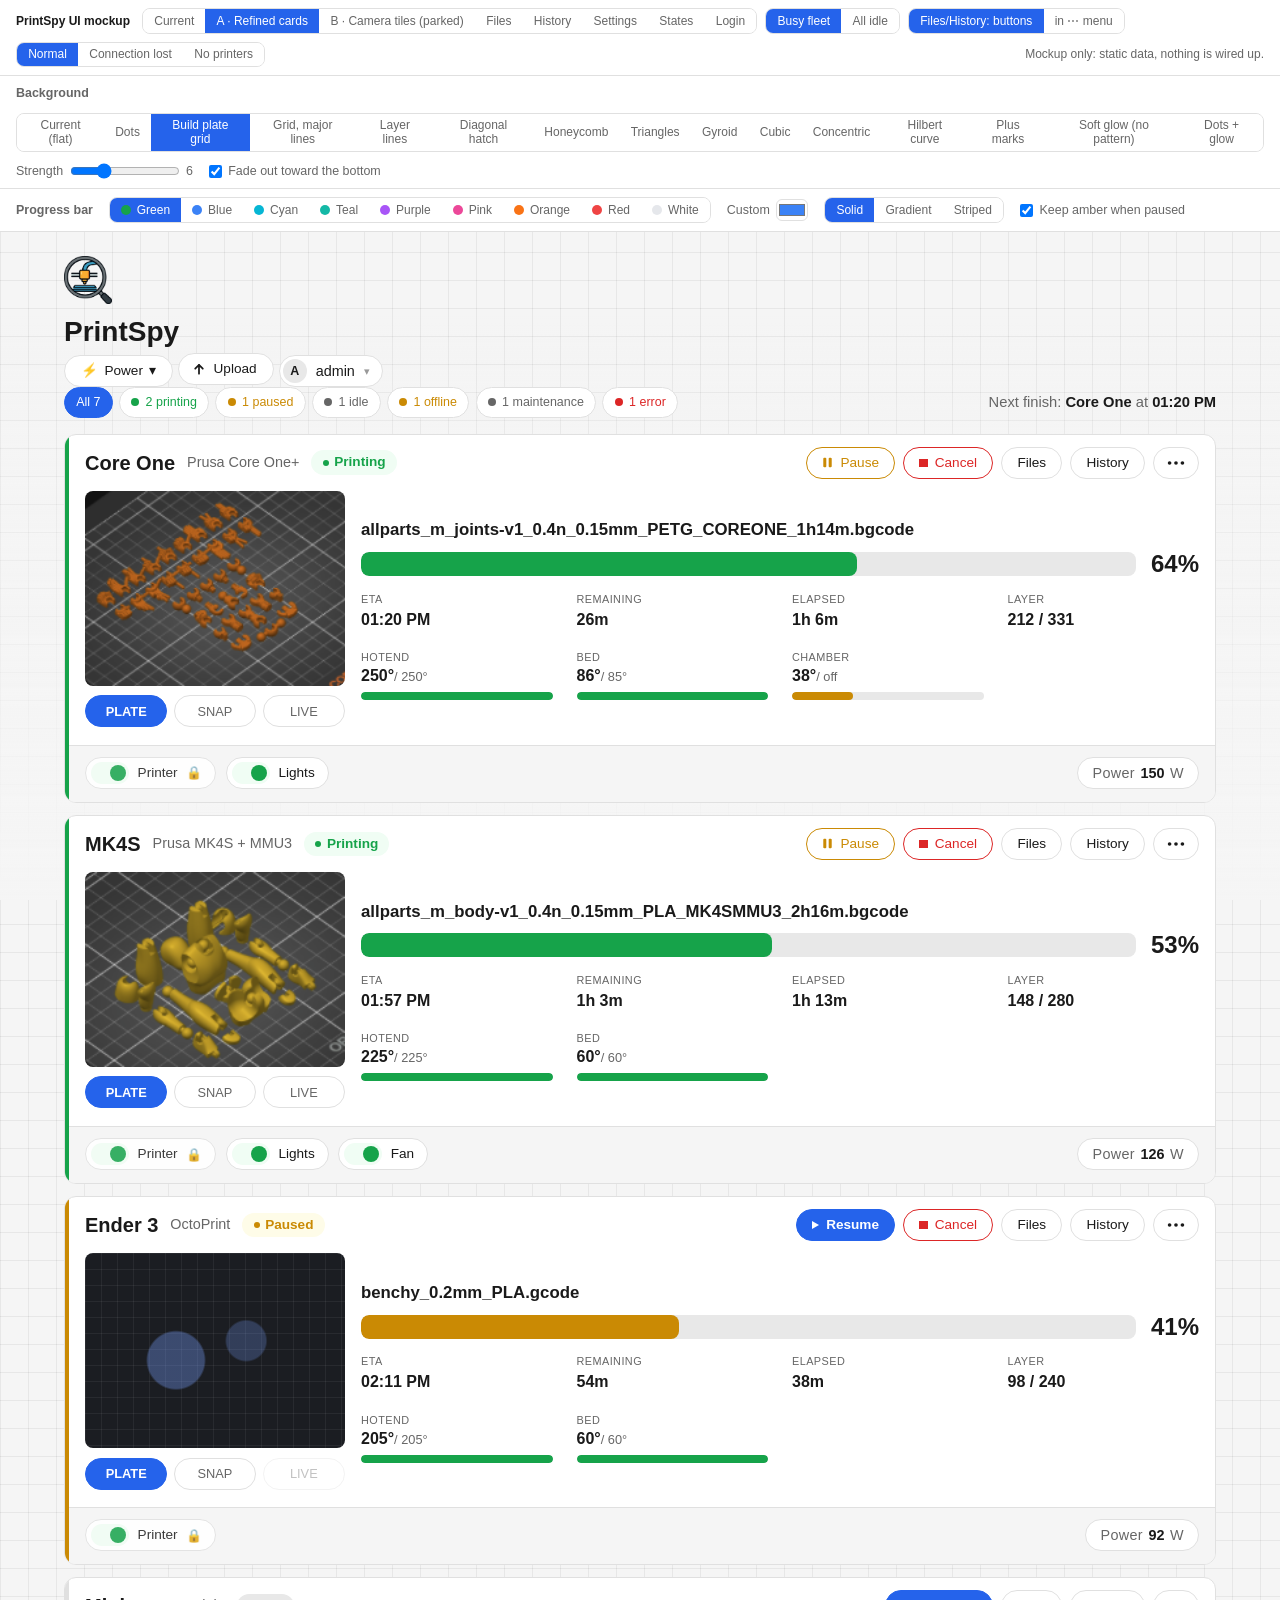
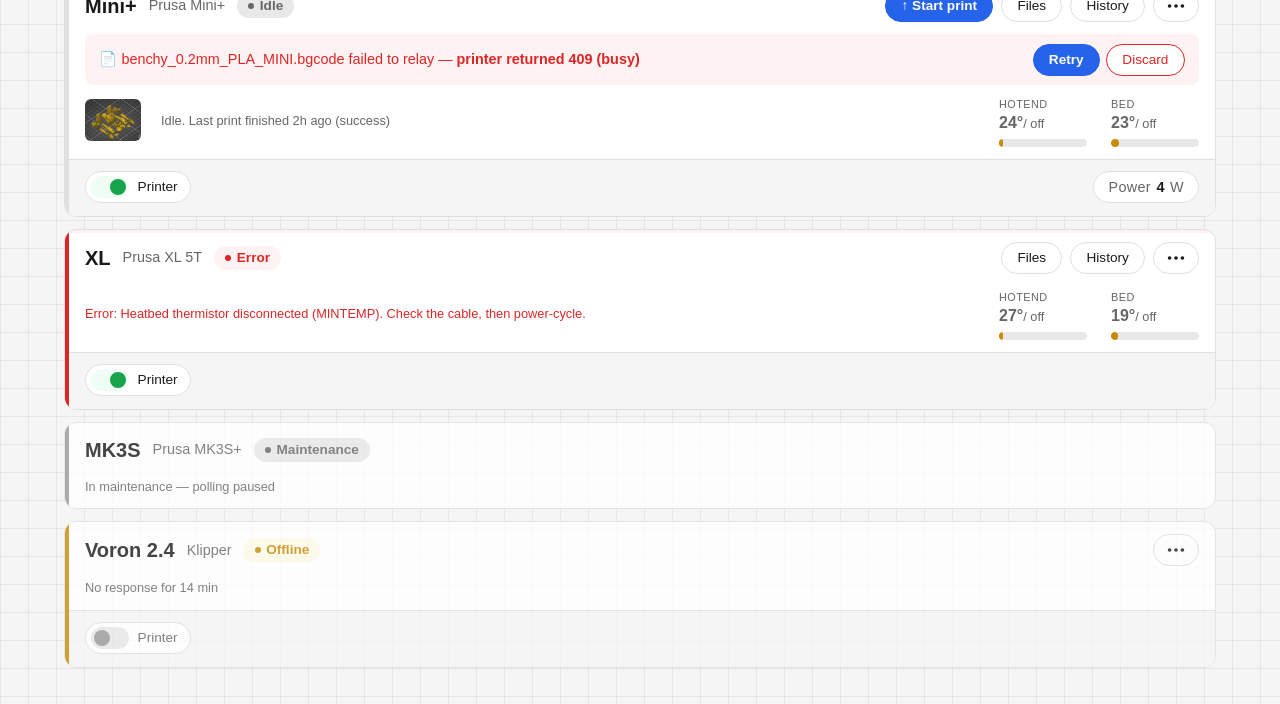
<file: docs/mockups/appearance/index.html>
<!DOCTYPE html>
<html lang="en">
<head>
<meta charset="UTF-8">
<meta name="viewport" content="width=device-width, initial-scale=1.0">
<title>PrintSpy UI mockup</title>
<link rel="icon" href="../../../web/logo.png">
<link rel="stylesheet" href="../../../web/style.css">
<link rel="stylesheet" href="mock.css">
<link rel="stylesheet" href="bg.css">
</head>
<body>
<div class="mock-switch">
    <b>PrintSpy UI mockup</b>
    <span class="mock-seg" id="seg">
        <button data-v="cur">Current</button>
        <button data-v="a" class="on">A · Refined cards</button>
        <button data-v="b">B · Camera tiles (parked)</button>
        <button data-v="files">Files</button>
        <button data-v="history">History</button>
        <button data-v="set">Settings</button>
        <button data-v="states">States</button>
        <button data-v="login">Login</button>
    </span>
    <span class="mock-seg" id="seg2" title="Demo data">
        <button data-d="busy" class="on">Busy fleet</button>
        <button data-d="idle">All idle</button>
    </span>
    <span class="mock-seg" id="seg4" title="Files and History"><button data-f="btn" class="on">Files/History: buttons</button><button data-f="menu">in ⋯ menu</button></span>
    <span class="mock-seg" id="seg5" title="Demo state"><button data-m="normal" class="on">Normal</button><button data-m="lost">Connection lost</button><button data-m="empty">No printers</button></span>
    <span style="margin-left:auto">Mockup only: static data, nothing is wired up.</span>
</div>

<div class="container">
    <header>
        <img src="../../../web/logo.png" alt="PrintSpy" class="header-logo">
        <h1>PrintSpy</h1>
        <span class="app-version" id="app-version">v2026.07.17</span>
        <span id="hdr-left" style="display:contents"></span>
        <span class="printer-count" id="printer-count"></span>
        <span id="hdr-actions" style="display:contents"></span>
    </header>

    <div id="banner"></div>
    <div id="fleet"></div>
    <div id="list"></div>
</div>

<script>
const ICON_PAUSE = '<svg class="ic-pause" width="11" height="11" viewBox="0 0 12 12" fill="currentColor" aria-hidden="true"><rect x="1.4" y="0.8" width="3.3" height="10.4" rx="1.1"/><rect x="7.3" y="0.8" width="3.3" height="10.4" rx="1.1"/></svg>';
const ICON_LEFT = '<svg class="ic ic-left" width="14" height="14" viewBox="0 0 24 24" fill="none" stroke="currentColor" stroke-width="3" stroke-linecap="round" stroke-linejoin="round" aria-hidden="true"><path d="M20 12H5"/><path d="M11.5 5.5 5 12l6.5 6.5"/></svg>';
const ICON_UP = '<svg class="ic ic-up" width="14" height="14" viewBox="0 0 24 24" fill="none" stroke="currentColor" stroke-width="3" stroke-linecap="round" stroke-linejoin="round" aria-hidden="true"><path d="M12 20V5"/><path d="M5.5 11.5 12 5l6.5 6.5"/></svg>';
const IC = {
  gear: '<svg width="20" height="20" viewBox="0 0 24 24" fill="none" stroke="currentColor" stroke-width="2" stroke-linecap="round" stroke-linejoin="round"><circle cx="12" cy="12" r="3"></circle><path d="M19.4 15a1.65 1.65 0 0 0 .33 1.82l.06.06a2 2 0 0 1-2.83 2.83l-.06-.06a1.65 1.65 0 0 0-1.82-.33 1.65 1.65 0 0 0-1 1.51V21a2 2 0 0 1-4 0v-.09A1.65 1.65 0 0 0 9 19.4a1.65 1.65 0 0 0-1.82.33l-.06.06a2 2 0 0 1-2.83-2.83l.06-.06A1.65 1.65 0 0 0 4.68 15a1.65 1.65 0 0 0-1.51-1H3a2 2 0 0 1 0-4h.09A1.65 1.65 0 0 0 4.6 9a1.65 1.65 0 0 0-.33-1.82l-.06-.06a2 2 0 0 1 2.83-2.83l.06.06A1.65 1.65 0 0 0 9 4.68a1.65 1.65 0 0 0 1-1.51V3a2 2 0 0 1 4 0v.09a1.65 1.65 0 0 0 1 1.51 1.65 1.65 0 0 0 1.82-.33l.06-.06a2 2 0 0 1 2.83 2.83l-.06.06A1.65 1.65 0 0 0 19.4 9a1.65 1.65 0 0 0 1.51 1H21a2 2 0 0 1 0 4h-.09a1.65 1.65 0 0 0-1.51 1z"></path></svg>',
  out: '<svg width="20" height="20" viewBox="0 0 24 24" fill="none" stroke="currentColor" stroke-width="2" stroke-linecap="round" stroke-linejoin="round"><path d="M9 21H5a2 2 0 0 1-2-2V5a2 2 0 0 1 2-2h4"></path><polyline points="16 17 21 12 16 7"></polyline><line x1="21" y1="12" x2="9" y2="12"></line></svg>',
  more: '<svg width="16" height="16" viewBox="0 0 24 24" fill="currentColor"><circle cx="5" cy="12" r="2"/><circle cx="12" cy="12" r="2"/><circle cx="19" cy="12" r="2"/></svg>'
};

// ---- demo data ----
const BUSY = [
  {id:1, name:'Core One', model:'Prusa Core One+', state:'printing', img:'plate-coreone.png', file:'allparts_m_joints-v1_0.4n_0.15mm_PETG_COREONE_1h14m.bgcode',
   pct:64, elapsed:'1h 6m', remain:'26m', eta:'01:20 PM', layer:'212 / 331', hot:[250,250], bed:[86,85], chamber:[38,0], watts:150,
   plugs:[{l:'Printer',on:true},{l:'Lights',on:true}]},
  {id:2, name:'MK4S', model:'Prusa MK4S + MMU3', state:'printing', img:'plate-mk4s.png', file:'allparts_m_body-v1_0.4n_0.15mm_PLA_MK4SMMU3_2h16m.bgcode',
   pct:53, elapsed:'1h 13m', remain:'1h 3m', eta:'01:57 PM', layer:'148 / 280', hot:[225,225], bed:[60,60], watts:126,
   plugs:[{l:'Printer',on:true},{l:'Lights',on:true},{l:'Fan',on:true}]},
  {id:3, name:'Ender 3', model:'OctoPrint', state:'paused', img:null, nocam:true, file:'benchy_0.2mm_PLA.gcode', pct:41, elapsed:'38m', remain:'54m', eta:'02:11 PM', layer:'98 / 240',
   hot:[205,205], bed:[60,60], watts:92, plugs:[{l:'Printer',on:true}], msg:'Paused: filament change'},
  {id:4, name:'Mini+', model:'Prusa Mini+', state:'idle', img:null, last:'plate-mk4s.png', ingest:{file:'benchy_0.2mm_PLA_MINI.bgcode', error:'printer returned 409 (busy)'}, msg:'Idle. Last print finished 2h ago (success)', hot:[24,0], bed:[23,0], watts:4,
   plugs:[{l:'Printer',on:true}]},
  {id:6, name:'XL', model:'Prusa XL 5T', state:'error', img:null, msg:'Error: Heatbed thermistor disconnected (MINTEMP). Check the cable, then power-cycle.', hot:[27,0], bed:[19,0], plugs:[{l:'Printer',on:true}]},
  {id:7, name:'MK3S', model:'Prusa MK3S+', state:'maintenance', img:null, plugs:[]},
  {id:5, name:'Voron 2.4', model:'Klipper', state:'offline', img:null, msg:'No response for 14 min', plugs:[{l:'Printer',on:false}]}
];
const IDLE = BUSY.map(p => p.state==='printing'||p.state==='paused'
  ? {...p, state:'idle', img:p.img, msg:'Idle. Last print finished 12 min ago (success)', hot:[24,0], bed:[23,0], watts:6} : p);
let DATA = BUSY, view = 'a', open = null;

const cap = s => s[0].toUpperCase()+s.slice(1);
const on = p => p.state==='printing'||p.state==='paused';
const stClass = s => `state-${s}`;
const stLabel = p => p.state==='paused' ? 'Paused' : p.state==='disconnected' ? 'Printer disconnected' : cap(p.state);

function camHTML(p, cls='ph') {
  if (p.img) return `<img src="${p.img}" alt="">`;
  if (p.state==='offline') return `<div class="${cls} offline">No camera</div>`;
  return `<div class="${cls}"></div>`;
}

/* ====== CURRENT (faithful: real classes + real stylesheet) ====== */
function plugOld(pl){ return `<span class="power-btn-group"><button class="power-toggle-btn ${pl.on?'power-btn-active power-on':''}">${pl.l}&#9889; On</button><button class="power-toggle-btn ${!pl.on?'power-btn-active power-off':''}">Off</button></span>`; }
function cardCur(p){
  if (p.state==='maintenance') return `<div class="printer-card card-maintenance"><div class="printer-header"><span class="printer-name">${p.name}</span><span class="printer-state state-maintenance">Maintenance</span></div><div class="printer-body"><div class="idle-message">In maintenance — polling paused</div></div></div>`;
  const cls = {printing:'card-busy',paused:'card-attention',offline:'card-offline',error:'card-error'}[p.state]||'';
  const ctl = p.state==='printing' ? `<span class="print-controls"><button class="btn btn-sm">&#10074;&#10074; Pause</button><button class="btn btn-sm btn-danger"><span class="icon-stop"></span> Cancel</button></span>`
            : p.state==='paused' ? `<span class="print-controls"><button class="btn btn-sm btn-primary"><span class="icon-play"></span> Resume</button><button class="btn btn-sm btn-danger"><span class="icon-stop"></span> Cancel</button></span>` : '';
  const stat = on(p) ? `
    <div class="file-and-thumb"><div class="file-and-progress"><div class="print-filename">${p.file}</div>
      <div><div class="progress-row"><span class="progress-label">Progress</span><span class="progress-value">${p.pct}%</span></div>
      <div class="progress-bar"><div class="progress-fill" style="width:${p.pct}%"></div></div></div></div></div>
    <div class="stat-rows"><div class="stat-grid stat-grid-auto">
      <div class="stat-box"><div class="stat-label">Elapsed</div><div class="stat-value">${p.elapsed}</div></div>
      <div class="stat-box"><div class="stat-label">Remaining</div><div class="stat-value">${p.remain}</div></div>
      <div class="stat-box"><div class="stat-label">ETA</div><div class="stat-value">${p.eta}</div></div></div>
      <div class="stat-grid stat-grid-auto">
      <div class="stat-box"><div class="stat-label">Hotend</div><div class="stat-value">${p.hot[0]}<span class="stat-unit">&deg;C / ${p.hot[1]}&deg;C</span></div></div>
      <div class="stat-box"><div class="stat-label">Bed</div><div class="stat-value">${p.bed[0]}<span class="stat-unit">&deg;C / ${p.bed[1]}&deg;C</span></div></div>
      <div class="stat-box"><div class="stat-label">Power</div><div class="stat-value">${p.watts}<span class="stat-unit">W</span></div></div></div></div>`
    : `<div class="idle-message msg-${p.state}">${p.msg}</div>` + (p.hot ? `<div class="stat-grid stat-grid-auto">
      <div class="stat-box"><div class="stat-label">Hotend</div><div class="stat-value">${p.hot[0]}<span class="stat-unit">&deg;C / off</span></div></div>
      <div class="stat-box"><div class="stat-label">Bed</div><div class="stat-value">${p.bed[0]}<span class="stat-unit">&deg;C / off</span></div></div>
      <div class="stat-box"><div class="stat-label">Power</div><div class="stat-value">${p.watts}<span class="stat-unit">W</span></div></div></div>` : '');
  return `<div class="printer-card ${cls}">
    <div class="printer-header"><span class="printer-name">${p.name}</span><span class="printer-model">${p.model}</span>
      <span class="printer-state ${stClass(p.state)}">${stLabel(p)}</span>${p.plugs.map(plugOld).join('')}${ctl}
      <button class="btn btn-sm btn-files">Files</button><button class="btn btn-sm btn-history">History</button></div>
    <div class="printer-body"><div class="webcam-wrapper"><div class="webcam-container">${p.img?`<img class="webcam-img" src="${p.img}">`:`<div class="webcam-placeholder">${p.state==='offline'?'No camera':'Camera Unreachable'}</div>`}</div>
      <div class="webcam-mode-row"><button class="webcam-mode-btn active">PLATE</button><button class="webcam-mode-btn">SNAP</button><button class="webcam-mode-btn">LIVE</button></div></div>
    <div class="printer-stats">${stat}</div></div></div>`;
}

/* ====== PROPOSAL A: refined cards ====== */
const pillCls = s => `${stClass(s)} pill ${s}`;
function plugNew(pl, p){
  const lock = p && on(p) && pl.l==='Printer' && pl.on;
  return lock ? `<span class="plug on locked" title="Can't turn the printer off while printing"><span class="knob"></span>${pl.l}<small>&#128274;</small></span>`
              : `<span class="plug ${pl.on?'on':''}" onclick="this.classList.toggle('on')"><span class="knob"></span>${pl.l}</span>`; }
function tempCell(lab, v, t, max){
  const ok = t>0 && v>=t-3, heat = t>0 && v<t-3;
  const w = Math.min(100, (t>0 ? v/t : v/max*.5)*100);
  return `<span class="tempcell temp ${ok?'ok':''} ${heat?'heat':''}"><span style="display:block;width:100%"><span class="t-lab">${lab}${heat?' &#8599;':''}</span><br>${v}&deg;<small>/ ${t>0?t+'&deg;':'off'}</small><span class="temp-bar"><i style="width:${w}%"></i></span></span></span>`;
}
function menu(id, items){
  return `<span class="menu-wrap"><button class="btn btn-icon btn-sm" onclick="toggleMenu(event,'${id}')" title="More">${IC.more}</button><div class="menu" id="${id}">${items}</div></span>`;
}
let fh = 'btn';
const moreItemsFull = '<button>&#128193; Files</button><button>&#128339; History</button><button onclick="editFromCard(&quot;__N__&quot;)">&#9998; Edit printer</button><hr><button>&#8599; Open printer web UI</button>';
const moreItemsSlim = '<button onclick="editFromCard(&quot;__N__&quot;)">&#9998; Edit printer</button><hr><button>&#8599; Open printer web UI</button>';
function actionsHTML(p, id){
  if (p.state==='maintenance') return '';
  const showFH = fh==='btn' && p.state!=='offline';
  const mi = (fh==='btn' ? moreItemsSlim : moreItemsFull).replace(/__N__/g, p.name);
  return ctlNew(p) + (showFH ? `<button class="btn btn-sm btn-quiet" onclick="openFiles('${p.name}')">Files</button>`+`<button class="btn btn-sm btn-quiet" onclick="openHistory('${p.name}')">History</button>` : '') + menu(id, mi);
}
const moreItems = '<button>&#128193; Files</button><button>&#128339; History</button><button onclick="editFromCard(&quot;__N__&quot;)">&#9998; Edit printer</button><hr><button>&#8599; Open printer web UI</button>';
function confirmBtn(btn, done){
  if (btn.dataset.armed === '1') {
    clearTimeout(btn._t); btn.disabled = true; btn.textContent = 'Working…';
    setTimeout(() => { if (!btn.isConnected) return; btn.disabled = false; btn.innerHTML = btn.dataset.o; btn.dataset.armed = '0'; if (done) done(); }, 1200);
    return;
  }
  btn.dataset.armed = '1'; btn.dataset.o = btn.innerHTML; btn.textContent = 'Sure?';
  btn._t = setTimeout(() => { if (btn.isConnected) { btn.dataset.armed = '0'; btn.innerHTML = btn.dataset.o; } }, 3000);
}
function ctlNew(p){
  if (p.state==='printing') return `<button class="btn btn-sm btn-pause" onclick="confirmBtn(this)">${ICON_PAUSE} Pause</button><button class="btn btn-sm btn-danger" onclick="confirmBtn(this)"><span class="icon-stop"></span> Cancel</button>`;
  if (p.state==='paused') return `<button class="btn btn-sm btn-primary" onclick="confirmBtn(this)"><span class="icon-play"></span> Resume</button><button class="btn btn-sm btn-danger" onclick="confirmBtn(this)"><span class="icon-stop"></span> Cancel</button>`;
  if (p.state==='idle') return `<button class="btn btn-sm btn-primary" onclick="openFiles('${p.name}')">&#8593; Start print</button>`;
  return '';
}
function ingestHTML(p){
  const j = p.ingest;
  return `<div class="ingest-banner a-ingest ${j.error ? 'failed' : ''}"><span>&#128196; ${j.file} ${j.error ? `failed to relay — <span class="msg-error">${j.error}</span>` : `waiting for ${p.name} to come online`}</span>
    <span class="ingest-banner-actions">${j.error ? '<button class="btn btn-sm btn-primary">Retry</button>' : ''}<button class="btn btn-sm btn-danger" onclick="confirmBtn(this)">Discard</button></span></div>`;
}
function cardA(p){
  if (p.state==='maintenance') return `<div class="a-card slim" data-state="maintenance"><div class="a-head"><span class="nm">${p.name}</span><span class="md">${p.model}</span><span class="${pillCls(p.state)}">Maintenance</span></div><div class="a-slim-row"><span class="msg">In maintenance — polling paused</span></div></div>`;
  const head = `<div class="a-head"><span class="nm">${p.name}</span><span class="md">${p.model}</span><span class="${pillCls(p.state)}">${stLabel(p)}</span><span class="sp"></span><span class="a-actions">${actionsHTML(p,'m'+p.id)}</span></div>`;
  const foot = `<div class="a-foot">${p.plugs.map(x=>plugNew(x,p)).join('')}<span class="sp"></span>${p.watts!=null?`<span class="temp"><span class="t-lab">Power</span>${p.watts}<small>W</small></span>`:''}</div>`;
  const mode = (typeof MODE !== 'undefined' && MODE[p.id]) || 'plate';
  if (on(p)) return `<div class="a-card" data-state="${p.state}">${head}
    <div class="a-body"><div class="a-camcol"><div class="a-cam">${mode==='plate' ? camHTML(p) : `<div class="ph cam"><span>${mode==='live' ? 'Live' : 'Snapshot'}</span></div>`}</div><div class="webcam-mode-row"><button class="webcam-mode-btn ${mode==='plate'?'active':''}" onclick="setMode(${p.id},'plate')">PLATE</button><button class="webcam-mode-btn ${mode==='snap'?'active':''}" onclick="setMode(${p.id},'snap')">SNAP</button><button class="webcam-mode-btn ${mode==='live'?'active':''}" ${p.nocam?'disabled':''} onclick="setMode(${p.id},'live')">LIVE</button></div></div>
    <div class="a-info">
      <div class="a-topline"><div class="a-topmain"><div class="a-file" title="${p.file}">${p.file}</div>
      <div class="a-prog"><div class="bar"><i style="width:${p.pct}%"></i></div><div class="pc">${p.pct}%</div></div></div>${mode!=='plate' ? `<div class="a-thumbbeside">${camHTML(p)}</div>` : ''}</div>
      <div class="a-eta"><span class="si"><span class="t-lab">ETA</span><b>${p.eta}</b></span><span class="si"><span class="t-lab">Remaining</span><b>${p.remain}</b></span><span class="si"><span class="t-lab">Elapsed</span><b>${p.elapsed}</b></span><span class="si"><span class="t-lab">Layer</span><b>${p.layer}</b></span></div>
      <div class="temps">${tempCell('Hotend',p.hot[0],p.hot[1],300)}${tempCell('Bed',p.bed[0],p.bed[1],120)}${p.chamber?tempCell('Chamber',p.chamber[0],p.chamber[1],60):''}</div>
    </div></div>${foot}</div>`;
  // idle / offline: slim card, no big camera box
  return `<div class="a-card slim" data-state="${p.state}">${head}
    ${p.ingest?ingestHTML(p):''}
    ${(p.msg||p.hot||p.last)?`<div class="a-slim-row">${p.last?`<img class="a-last" src="${p.last}" alt="">`:''}<span class="msg ${p.state==='error'?'a-err':''}">${p.msg}</span>${p.hot?`<span class="temps">${tempCell('Hotend',p.hot[0],p.hot[1],300)}${tempCell('Bed',p.bed[0],p.bed[1],120)}</span>`:''}</div>`:''}${foot}</div>`;
}

/* ====== PROPOSAL B: camera tiles ====== */
function tileB(p){
  if (p.state==='maintenance') return `<div class="b-tile" data-state="maintenance"><div class="b-img"><div class="ph offline">Polling paused</div><span class="b-tl"><span class="${pillCls(p.state)}">Maintenance</span></span><span class="b-bl"><span class="nm">${p.name}</span><span class="md">${p.model}</span></span></div><div class="b-meta"><div class="b-file" style="font-weight:400;color:var(--text-secondary)">In maintenance — polling paused</div></div></div>`;
  const live = on(p);
  return `<div class="b-tile" data-state="${p.state}">
    <div class="b-img">${camHTML(p)}
      <span class="b-tl"><span class="${pillCls(p.state)}">${stLabel(p)}</span></span>
      <span class="b-bl"><span class="nm">${p.name}</span><span class="md">${p.model}</span></span>
      ${live?`<span class="b-br">${p.pct}%</span><span class="b-edge"><i style="width:${p.pct}%"></i></span>`:''}
    </div>
    <div class="webcam-mode-row b-modes"><button class="webcam-mode-btn active">PLATE</button><button class="webcam-mode-btn">SNAP</button><button class="webcam-mode-btn">LIVE</button></div>
    <div class="b-meta">
      ${live?`<div class="b-file" title="${p.file}">${p.file}</div>
      <div class="a-eta"><span class="si"><span class="t-lab">ETA</span><b>${p.eta}</b></span><span class="si"><span class="t-lab">Remaining</span><b>${p.remain}</b></span><span class="si"><span class="t-lab">Layer</span><b>${p.layer}</b></span></div>`
           :`<div class="b-file" style="font-weight:400;color:var(--text-secondary);white-space:normal">${p.msg}</div>`}
      ${p.hot?`<div class="temps">${tempCell('Hotend',p.hot[0],p.hot[1],300)}${tempCell('Bed',p.bed[0],p.bed[1],120)}</div>`:''}
    </div>
    <div class="b-actions"><span class="b-act">${actionsHTML(p,'t'+p.id)}</span></div>
    <div class="a-foot b-foot">${p.plugs.map(x=>plugNew(x,p)).join('')}<span class="sp"></span>${p.watts!=null?`<span class="temp"><span class="t-lab">Power</span>${p.watts}<small>W</small></span>`:''}</div>
  </div>`;
}

/* ====== page chrome ====== */
function headerCur(){ return `<span class="power-controls"><button class="btn btn-sm">&#9889; All On</button><button class="btn btn-sm">&#9889; All Off</button></span>
  <button class="btn btn-sm">&#8593; Upload</button><button class="btn btn-icon">${IC.gear}</button><button class="btn btn-icon">${IC.out}</button>`; }
const USERMENU = `<span class="menu-wrap usermenu"><button class="btn um-btn" onclick="toggleMenu(event,'um')" aria-haspopup="true"><span class="avatar">A</span><span class="uname">admin</span><span class="caret">&#9662;</span></button>
  <div class="menu" id="um"><button onclick="go('set')">&#9881;&nbsp; Settings</button><hr><button>Log out</button><hr><div class="ver">PrintSpy v2026.07.17</div></div></span>`;
let side = 'right';
function headerNew(){ return `<span class="menu-wrap"><button class="btn btn-sm" onclick="toggleMenu(event,'pw')">&#9889;<span class="lbl"> Power</span> &#9662;</button>
    <div class="menu" id="pw"><button>All printers on</button><button>All printers off</button></div></span>
  <button class="btn btn-sm" onclick="openUpload()">${ICON_UP} Upload</button>
  ${side==='right'?USERMENU:''}`; }

let filter = 'all', noteOpen = true;
function fleetHTML(){
  const nxt = DATA.filter(p=>on(p)&&p.state==='printing').sort((a,b)=>a.pct<b.pct?1:-1)[0];
  const c = s => DATA.filter(p=>p.state===s).length;
  const chip = (k,l,n,cl='') => n? `<span class="fleet-chip ${k} ${filter===k?'on':''}" onclick="filter='${k}';render()"><span class="dot"></span>${n} ${l}</span>`:'';
  return `<div class="fleet"><span class="fleet-chip all ${filter==='all'?'on':''}" onclick="filter='all';render()">All ${DATA.length}</span>
    ${chip('printing','printing',c('printing'))}${chip('paused','paused',c('paused'))}${chip('idle','idle',c('idle'))}${chip('offline','offline',c('offline'))}${chip('maintenance','maintenance',c('maintenance'))}${chip('error','error',c('error'))}${nxt?`<span class="fleet-next">Next finish: <b>${nxt.name}</b> at <b>${nxt.eta}</b></span>`:''}</div>`;
}

const NOTES = {
 cur: `<div><b>Current.</b> Rebuilt with the real <code>style.css</code> and the real class names, for side-by-side comparison. Light/dark follows your OS.</div>`,
 a: `<div><b>A · Refined cards, round 2</b><ul>
  <li><b>Temps:</b> bar fills toward the <i>target</i>, green when there, amber with ↗ while heating (before, a bed 1° over target showed amber).</li>
  <li><b>Printer plug is locked</b> (🔒) while printing, like today's disabled Off button. Other plugs stay toggleable.</li>
  <li><b>Error card</b> (XL): red rail, message in full. <b>Slicer ingest banner</b> (Mini+) is today's banner: Retry and Discard when a relay failed, Discard only while waiting.</li>
  <li><b>Fleet strip</b> also says which print finishes next. Idle card shows a thumbnail of the last print.</li>
  <li><b>User menu</b> (like Ulmo): avatar + name pill replaces the version text, settings and logout buttons. Menu holds Settings, Log out and the version.</li>
  <li>Phone: header fits one row (Power label drops to ⚡, version hidden); the old "n/n connected" text is gone since the chips cover it.</li></ul></div>`,
 b: `<div><b>B · Camera tiles</b> — camera-first grid for 3+ printers (1 column on phones):<ul>
  <li>State, name and % sit <b>on</b> the image; thin progress line along its bottom edge.</li>
  <li>Plate/Snap/Live are pills in a row under the image, same as A.</li>
  <li>Below: filename, ETA / left / layer, temps, then controls and plugs. Fits 2–3 printers per screen on desktop.</li></ul></div>`
};

function go(v){ view=v; filter='all'; document.querySelectorAll('#seg button').forEach(b=>b.classList.toggle('on',b.dataset.v===v)); render(); window.scrollTo(0,0); }
let demo = 'normal', loginMode = 'login';
function emptyHTML(){ return `<div class="empty-card"><h2>No printers configured</h2><p>Open settings to add your first printer.</p><button class="btn btn-sm btn-primary" onclick="go('set')">Open settings</button></div>`; }
function render(){
  document.body.classList.toggle('is-login', view==='login');
  document.getElementById('banner').innerHTML = demo==='lost' && view!=='login' ? `<div class="connection-banner"><span class="banner-dot"></span><span>Connection lost — reconnecting...</span></div>` : '';
  if (view==='login') { document.getElementById('list').innerHTML = loginHTML(); document.getElementById('fleet').innerHTML=''; return; }
  if (demo==='empty' && (view==='a'||view==='b'||view==='files'||view==='history')) {
    document.getElementById('hdr-actions').innerHTML = headerNew(); document.getElementById('hdr-left').innerHTML='';
    document.getElementById('app-version').style.display='none'; document.body.dataset.side = side; document.body.dataset.view=view;
    document.getElementById('fleet').innerHTML=''; document.getElementById('list').innerHTML = emptyHTML(); return;
  }
  const pc=document.getElementById('printer-count'); pc.textContent = view==='cur' ? `${DATA.filter(p=>p.state!=='offline').length}/${DATA.length} connected` : ''; pc.style.marginLeft='auto'; document.body.dataset.view=view;
  document.getElementById('hdr-actions').innerHTML = view==='cur' ? headerCur() : headerNew();
  document.getElementById('hdr-left').innerHTML = (view!=='cur' && side==='left') ? USERMENU : '';
  document.getElementById('app-version').style.display = view==='cur' ? '' : 'none';
  document.body.dataset.side = side;
  
  document.getElementById('fleet').innerHTML = (view==='cur'||view==='set'||view==='files'||view==='history'||view==='states') ? '' : fleetHTML();
  if (view==='set') { document.getElementById('list').innerHTML = settingsHTML(); return; }
  if (view==='files') { document.getElementById('list').innerHTML = filesHTML(); return; }
  if (view==='states') { document.getElementById('list').innerHTML = statesHTML(); return; }
  if (view==='history') { document.getElementById('list').innerHTML = historyHTML(); return; }
  const list = view==='cur' ? DATA : DATA.filter(p=>filter==='all'||p.state===filter);
  document.getElementById('list').innerHTML = view==='cur' ? list.map(cardCur).join('')
    : view==='a' ? list.map(cardA).join('') : `<div class="b-grid">${list.map(tileB).join('')}</div>`;
}
function toggleMenu(e,id){ e.stopPropagation(); const m=document.getElementById(id); const was=m.classList.contains('open'); document.querySelectorAll('.menu.open').forEach(x=>x.classList.remove('open')); if(!was) m.classList.add('open'); }
document.addEventListener('click', ()=>document.querySelectorAll('.menu.open').forEach(x=>x.classList.remove('open')));
document.getElementById('seg').onclick = e => { const v=e.target.dataset.v; if(!v) return; view=v; filter='all'; [...e.currentTarget.children].forEach(b=>b.classList.toggle('on',b.dataset.v===v)); render(); };
document.getElementById('seg2').onclick = e => { const d=e.target.dataset.d; if(!d) return; DATA = d==='busy'?BUSY:IDLE; filter='all'; [...e.currentTarget.children].forEach(b=>b.classList.toggle('on',b.dataset.d===d)); render(); };
document.getElementById('seg5').onclick = e => { const v=e.target.dataset.m; if(!v) return; demo=v; [...e.currentTarget.children].forEach(b=>b.classList.toggle('on',b.dataset.m===v)); render(); };
document.getElementById('seg4').onclick = e => { const v=e.target.dataset.f; if(!v) return; fh=v; [...e.currentTarget.children].forEach(b=>b.classList.toggle('on',b.dataset.f===v)); render(); };
render();
function editFromCard(name){ const i = DATA.findIndex(p=>p.name===name); view='set'; setTab='printers'; document.querySelectorAll('#seg button').forEach(b=>b.classList.toggle('on',b.dataset.v==='set')); openEdit('printer', i, 'card'); }
</script>
<script src="settings.js"></script>
<script src="files.js"></script>
<script src="history.js"></script>
<script src="upload.js"></script>
<script src="rawapi.js"></script>
<script src="login.js"></script>
<script src="states.js"></script>
<script src="dialogs.js"></script>
<script src="bg.js"></script>
</body>
</html>
</file>
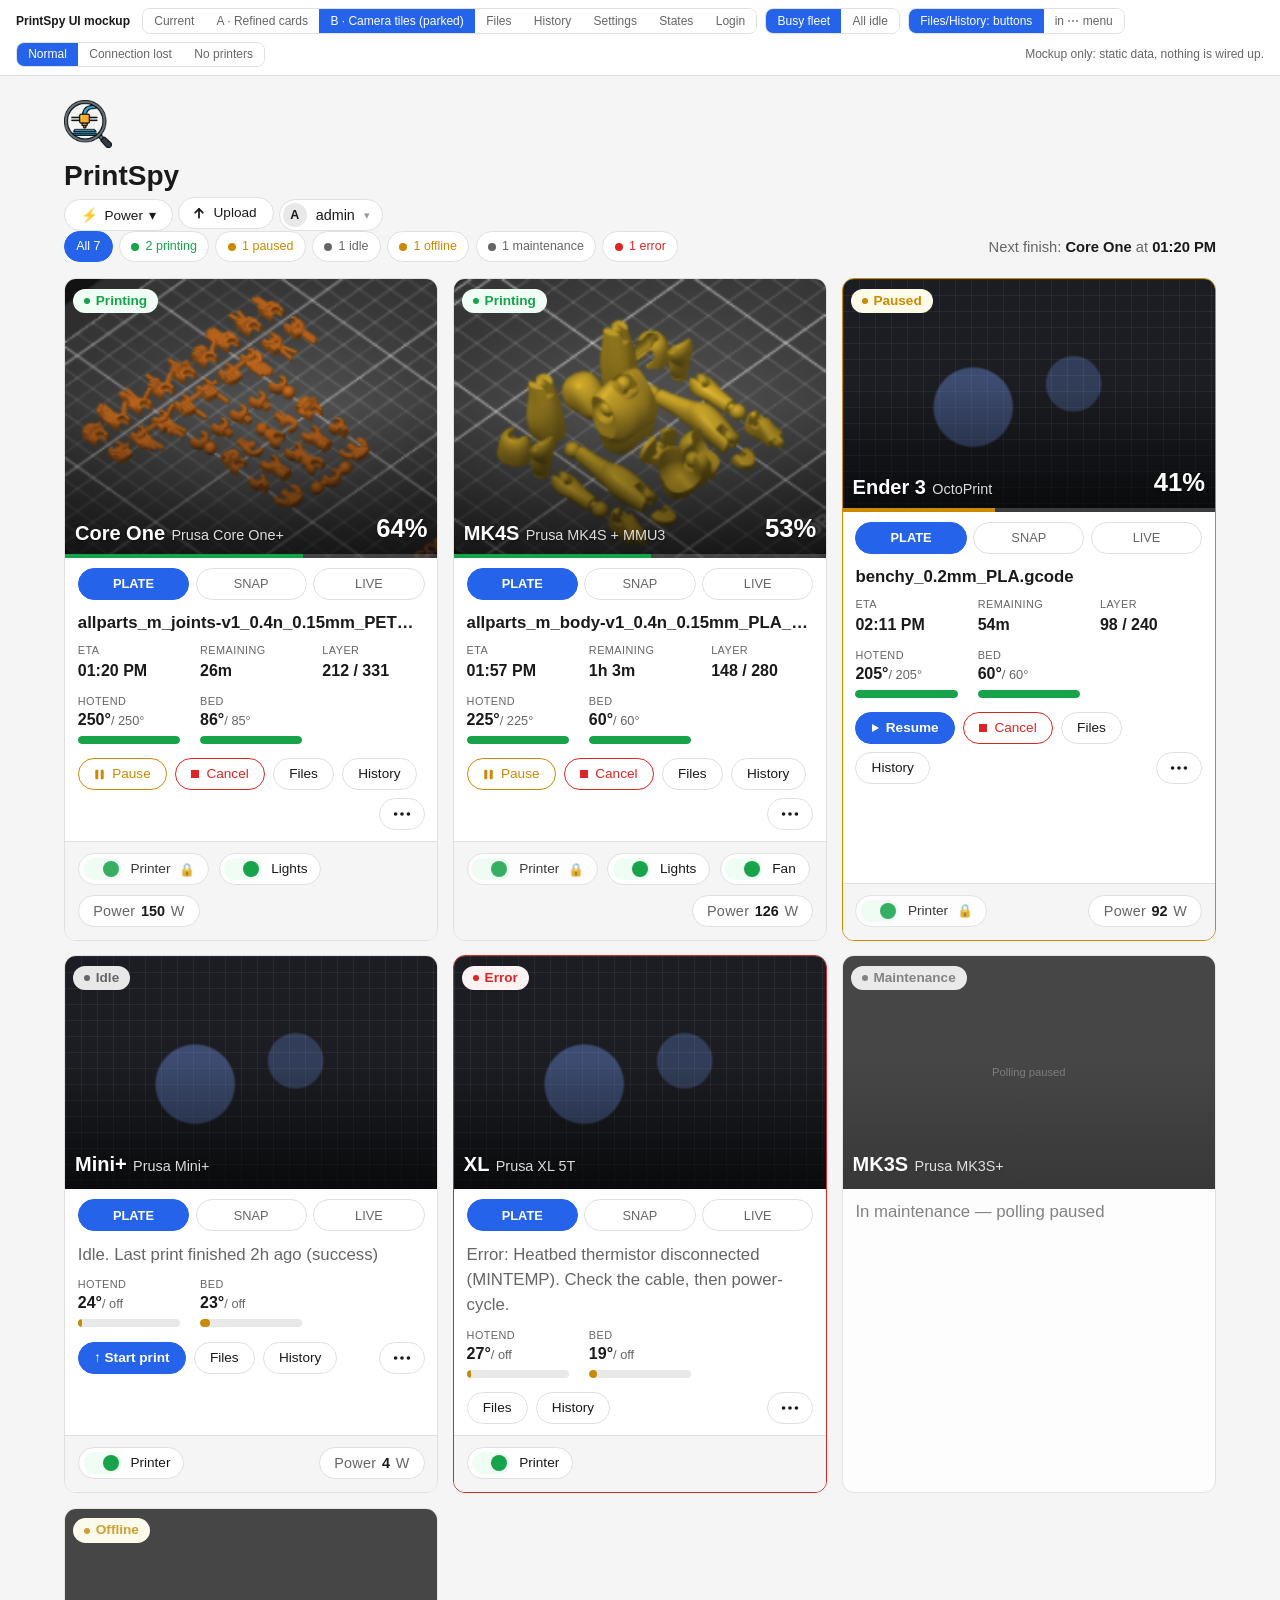
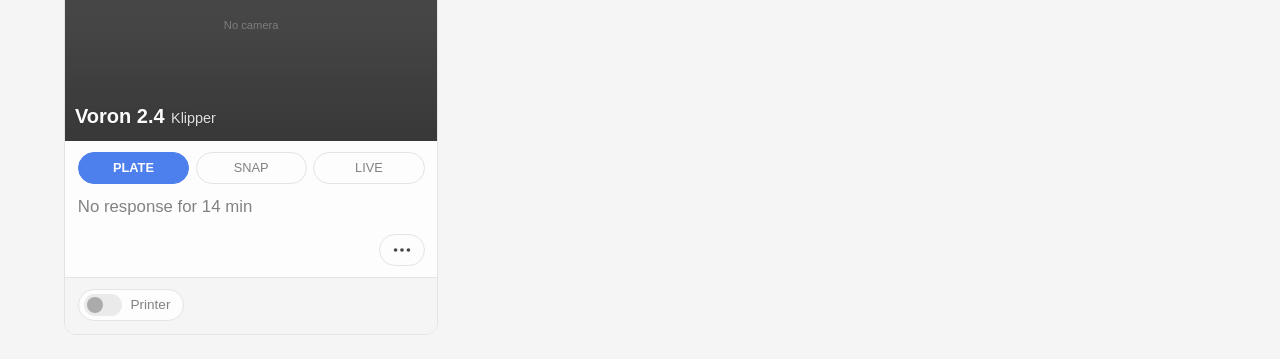
<file: docs/mockups/camera-tiles-snapshot/index.html>
<!DOCTYPE html>
<html lang="en">
<head>
<meta charset="UTF-8">
<meta name="viewport" content="width=device-width, initial-scale=1.0">
<title>PrintSpy UI mockup: camera tiles (frozen snapshot)</title>
<link rel="icon" href="../../../web/logo.png">
<link rel="stylesheet" href="../../../web/style.css">
<link rel="stylesheet" href="mock.css">
</head>
<body>
<div class="mock-switch">
    <b>PrintSpy UI mockup</b>
    <span class="mock-seg" id="seg">
        <button data-v="cur">Current</button>
        <button data-v="a">A · Refined cards</button>
        <button data-v="b" class="on">B · Camera tiles (parked)</button>
        <button data-v="files">Files</button>
        <button data-v="history">History</button>
        <button data-v="set">Settings</button>
        <button data-v="states">States</button>
        <button data-v="login">Login</button>
    </span>
    <span class="mock-seg" id="seg2" title="Demo data">
        <button data-d="busy" class="on">Busy fleet</button>
        <button data-d="idle">All idle</button>
    </span>
    <span class="mock-seg" id="seg4" title="Files and History"><button data-f="btn" class="on">Files/History: buttons</button><button data-f="menu">in ⋯ menu</button></span>
    <span class="mock-seg" id="seg5" title="Demo state"><button data-m="normal" class="on">Normal</button><button data-m="lost">Connection lost</button><button data-m="empty">No printers</button></span>
    <span style="margin-left:auto">Mockup only: static data, nothing is wired up.</span>
</div>

<div class="container">
    <header>
        <img src="../../../web/logo.png" alt="PrintSpy" class="header-logo">
        <h1>PrintSpy</h1>
        <span class="app-version" id="app-version">v2026.07.17</span>
        <span id="hdr-left" style="display:contents"></span>
        <span class="printer-count" id="printer-count"></span>
        <span id="hdr-actions" style="display:contents"></span>
    </header>

    <div id="banner"></div>
    <div id="fleet"></div>
    <div id="list"></div>
</div>

<script>
const ICON_PAUSE = '<svg class="ic-pause" width="11" height="11" viewBox="0 0 12 12" fill="currentColor" aria-hidden="true"><rect x="1.4" y="0.8" width="3.3" height="10.4" rx="1.1"/><rect x="7.3" y="0.8" width="3.3" height="10.4" rx="1.1"/></svg>';
const ICON_LEFT = '<svg class="ic ic-left" width="14" height="14" viewBox="0 0 24 24" fill="none" stroke="currentColor" stroke-width="3" stroke-linecap="round" stroke-linejoin="round" aria-hidden="true"><path d="M20 12H5"/><path d="M11.5 5.5 5 12l6.5 6.5"/></svg>';
const ICON_UP = '<svg class="ic ic-up" width="14" height="14" viewBox="0 0 24 24" fill="none" stroke="currentColor" stroke-width="3" stroke-linecap="round" stroke-linejoin="round" aria-hidden="true"><path d="M12 20V5"/><path d="M5.5 11.5 12 5l6.5 6.5"/></svg>';
const IC = {
  gear: '<svg width="20" height="20" viewBox="0 0 24 24" fill="none" stroke="currentColor" stroke-width="2" stroke-linecap="round" stroke-linejoin="round"><circle cx="12" cy="12" r="3"></circle><path d="M19.4 15a1.65 1.65 0 0 0 .33 1.82l.06.06a2 2 0 0 1-2.83 2.83l-.06-.06a1.65 1.65 0 0 0-1.82-.33 1.65 1.65 0 0 0-1 1.51V21a2 2 0 0 1-4 0v-.09A1.65 1.65 0 0 0 9 19.4a1.65 1.65 0 0 0-1.82.33l-.06.06a2 2 0 0 1-2.83-2.83l.06-.06A1.65 1.65 0 0 0 4.68 15a1.65 1.65 0 0 0-1.51-1H3a2 2 0 0 1 0-4h.09A1.65 1.65 0 0 0 4.6 9a1.65 1.65 0 0 0-.33-1.82l-.06-.06a2 2 0 0 1 2.83-2.83l.06.06A1.65 1.65 0 0 0 9 4.68a1.65 1.65 0 0 0 1-1.51V3a2 2 0 0 1 4 0v.09a1.65 1.65 0 0 0 1 1.51 1.65 1.65 0 0 0 1.82-.33l.06-.06a2 2 0 0 1 2.83 2.83l-.06.06A1.65 1.65 0 0 0 19.4 9a1.65 1.65 0 0 0 1.51 1H21a2 2 0 0 1 0 4h-.09a1.65 1.65 0 0 0-1.51 1z"></path></svg>',
  out: '<svg width="20" height="20" viewBox="0 0 24 24" fill="none" stroke="currentColor" stroke-width="2" stroke-linecap="round" stroke-linejoin="round"><path d="M9 21H5a2 2 0 0 1-2-2V5a2 2 0 0 1 2-2h4"></path><polyline points="16 17 21 12 16 7"></polyline><line x1="21" y1="12" x2="9" y2="12"></line></svg>',
  more: '<svg width="16" height="16" viewBox="0 0 24 24" fill="currentColor"><circle cx="5" cy="12" r="2"/><circle cx="12" cy="12" r="2"/><circle cx="19" cy="12" r="2"/></svg>'
};

// ---- demo data ----
const BUSY = [
  {id:1, name:'Core One', model:'Prusa Core One+', state:'printing', img:'plate-coreone.png', file:'allparts_m_joints-v1_0.4n_0.15mm_PETG_COREONE_1h14m.bgcode',
   pct:64, elapsed:'1h 6m', remain:'26m', eta:'01:20 PM', layer:'212 / 331', hot:[250,250], bed:[86,85], chamber:[38,0], watts:150,
   plugs:[{l:'Printer',on:true},{l:'Lights',on:true}]},
  {id:2, name:'MK4S', model:'Prusa MK4S + MMU3', state:'printing', img:'plate-mk4s.png', file:'allparts_m_body-v1_0.4n_0.15mm_PLA_MK4SMMU3_2h16m.bgcode',
   pct:53, elapsed:'1h 13m', remain:'1h 3m', eta:'01:57 PM', layer:'148 / 280', hot:[225,225], bed:[60,60], watts:126,
   plugs:[{l:'Printer',on:true},{l:'Lights',on:true},{l:'Fan',on:true}]},
  {id:3, name:'Ender 3', model:'OctoPrint', state:'paused', img:null, nocam:true, file:'benchy_0.2mm_PLA.gcode', pct:41, elapsed:'38m', remain:'54m', eta:'02:11 PM', layer:'98 / 240',
   hot:[205,205], bed:[60,60], watts:92, plugs:[{l:'Printer',on:true}], msg:'Paused: filament change'},
  {id:4, name:'Mini+', model:'Prusa Mini+', state:'idle', img:null, last:'plate-mk4s.png', ingest:{file:'benchy_0.2mm_PLA_MINI.bgcode', error:'printer returned 409 (busy)'}, msg:'Idle. Last print finished 2h ago (success)', hot:[24,0], bed:[23,0], watts:4,
   plugs:[{l:'Printer',on:true}]},
  {id:6, name:'XL', model:'Prusa XL 5T', state:'error', img:null, msg:'Error: Heatbed thermistor disconnected (MINTEMP). Check the cable, then power-cycle.', hot:[27,0], bed:[19,0], plugs:[{l:'Printer',on:true}]},
  {id:7, name:'MK3S', model:'Prusa MK3S+', state:'maintenance', img:null, plugs:[]},
  {id:5, name:'Voron 2.4', model:'Klipper', state:'offline', img:null, msg:'No response for 14 min', plugs:[{l:'Printer',on:false}]}
];
const IDLE = BUSY.map(p => p.state==='printing'||p.state==='paused'
  ? {...p, state:'idle', img:p.img, msg:'Idle. Last print finished 12 min ago (success)', hot:[24,0], bed:[23,0], watts:6} : p);
let DATA = BUSY, view = 'b', open = null;

const cap = s => s[0].toUpperCase()+s.slice(1);
const on = p => p.state==='printing'||p.state==='paused';
const stClass = s => `state-${s}`;
const stLabel = p => p.state==='paused' ? 'Paused' : p.state==='disconnected' ? 'Printer disconnected' : cap(p.state);

function camHTML(p, cls='ph') {
  if (p.img) return `<img src="${p.img}" alt="">`;
  if (p.state==='offline') return `<div class="${cls} offline">No camera</div>`;
  return `<div class="${cls}"></div>`;
}

/* ====== CURRENT (faithful: real classes + real stylesheet) ====== */
function plugOld(pl){ return `<span class="power-btn-group"><button class="power-toggle-btn ${pl.on?'power-btn-active power-on':''}">${pl.l}&#9889; On</button><button class="power-toggle-btn ${!pl.on?'power-btn-active power-off':''}">Off</button></span>`; }
function cardCur(p){
  if (p.state==='maintenance') return `<div class="printer-card card-maintenance"><div class="printer-header"><span class="printer-name">${p.name}</span><span class="printer-state state-maintenance">Maintenance</span></div><div class="printer-body"><div class="idle-message">In maintenance — polling paused</div></div></div>`;
  const cls = {printing:'card-busy',paused:'card-attention',offline:'card-offline',error:'card-error'}[p.state]||'';
  const ctl = p.state==='printing' ? `<span class="print-controls"><button class="btn btn-sm">&#10074;&#10074; Pause</button><button class="btn btn-sm btn-danger"><span class="icon-stop"></span> Cancel</button></span>`
            : p.state==='paused' ? `<span class="print-controls"><button class="btn btn-sm btn-primary"><span class="icon-play"></span> Resume</button><button class="btn btn-sm btn-danger"><span class="icon-stop"></span> Cancel</button></span>` : '';
  const stat = on(p) ? `
    <div class="file-and-thumb"><div class="file-and-progress"><div class="print-filename">${p.file}</div>
      <div><div class="progress-row"><span class="progress-label">Progress</span><span class="progress-value">${p.pct}%</span></div>
      <div class="progress-bar"><div class="progress-fill" style="width:${p.pct}%"></div></div></div></div></div>
    <div class="stat-rows"><div class="stat-grid stat-grid-auto">
      <div class="stat-box"><div class="stat-label">Elapsed</div><div class="stat-value">${p.elapsed}</div></div>
      <div class="stat-box"><div class="stat-label">Remaining</div><div class="stat-value">${p.remain}</div></div>
      <div class="stat-box"><div class="stat-label">ETA</div><div class="stat-value">${p.eta}</div></div></div>
      <div class="stat-grid stat-grid-auto">
      <div class="stat-box"><div class="stat-label">Hotend</div><div class="stat-value">${p.hot[0]}<span class="stat-unit">&deg;C / ${p.hot[1]}&deg;C</span></div></div>
      <div class="stat-box"><div class="stat-label">Bed</div><div class="stat-value">${p.bed[0]}<span class="stat-unit">&deg;C / ${p.bed[1]}&deg;C</span></div></div>
      <div class="stat-box"><div class="stat-label">Power</div><div class="stat-value">${p.watts}<span class="stat-unit">W</span></div></div></div></div>`
    : `<div class="idle-message msg-${p.state}">${p.msg}</div>` + (p.hot ? `<div class="stat-grid stat-grid-auto">
      <div class="stat-box"><div class="stat-label">Hotend</div><div class="stat-value">${p.hot[0]}<span class="stat-unit">&deg;C / off</span></div></div>
      <div class="stat-box"><div class="stat-label">Bed</div><div class="stat-value">${p.bed[0]}<span class="stat-unit">&deg;C / off</span></div></div>
      <div class="stat-box"><div class="stat-label">Power</div><div class="stat-value">${p.watts}<span class="stat-unit">W</span></div></div></div>` : '');
  return `<div class="printer-card ${cls}">
    <div class="printer-header"><span class="printer-name">${p.name}</span><span class="printer-model">${p.model}</span>
      <span class="printer-state ${stClass(p.state)}">${stLabel(p)}</span>${p.plugs.map(plugOld).join('')}${ctl}
      <button class="btn btn-sm btn-files">Files</button><button class="btn btn-sm btn-history">History</button></div>
    <div class="printer-body"><div class="webcam-wrapper"><div class="webcam-container">${p.img?`<img class="webcam-img" src="${p.img}">`:`<div class="webcam-placeholder">${p.state==='offline'?'No camera':'Camera Unreachable'}</div>`}</div>
      <div class="webcam-mode-row"><button class="webcam-mode-btn active">PLATE</button><button class="webcam-mode-btn">SNAP</button><button class="webcam-mode-btn">LIVE</button></div></div>
    <div class="printer-stats">${stat}</div></div></div>`;
}

/* ====== PROPOSAL A: refined cards ====== */
const pillCls = s => `${stClass(s)} pill ${s}`;
function plugNew(pl, p){
  const lock = p && on(p) && pl.l==='Printer' && pl.on;
  return lock ? `<span class="plug on locked" title="Can't turn the printer off while printing"><span class="knob"></span>${pl.l}<small>&#128274;</small></span>`
              : `<span class="plug ${pl.on?'on':''}" onclick="this.classList.toggle('on')"><span class="knob"></span>${pl.l}</span>`; }
function tempCell(lab, v, t, max){
  const ok = t>0 && v>=t-3, heat = t>0 && v<t-3;
  const w = Math.min(100, (t>0 ? v/t : v/max*.5)*100);
  return `<span class="tempcell temp ${ok?'ok':''} ${heat?'heat':''}"><span style="display:block;width:100%"><span class="t-lab">${lab}${heat?' &#8599;':''}</span><br>${v}&deg;<small>/ ${t>0?t+'&deg;':'off'}</small><span class="temp-bar"><i style="width:${w}%"></i></span></span></span>`;
}
function menu(id, items){
  return `<span class="menu-wrap"><button class="btn btn-icon btn-sm" onclick="toggleMenu(event,'${id}')" title="More">${IC.more}</button><div class="menu" id="${id}">${items}</div></span>`;
}
let fh = 'btn';
const moreItemsFull = '<button>&#128193; Files</button><button>&#128339; History</button><button onclick="editFromCard(&quot;__N__&quot;)">&#9998; Edit printer</button><hr><button>&#8599; Open printer web UI</button>';
const moreItemsSlim = '<button onclick="editFromCard(&quot;__N__&quot;)">&#9998; Edit printer</button><hr><button>&#8599; Open printer web UI</button>';
function actionsHTML(p, id){
  if (p.state==='maintenance') return '';
  const showFH = fh==='btn' && p.state!=='offline';
  const mi = (fh==='btn' ? moreItemsSlim : moreItemsFull).replace(/__N__/g, p.name);
  return ctlNew(p) + (showFH ? `<button class="btn btn-sm btn-quiet" onclick="openFiles('${p.name}')">Files</button>`+`<button class="btn btn-sm btn-quiet" onclick="openHistory('${p.name}')">History</button>` : '') + menu(id, mi);
}
const moreItems = '<button>&#128193; Files</button><button>&#128339; History</button><button onclick="editFromCard(&quot;__N__&quot;)">&#9998; Edit printer</button><hr><button>&#8599; Open printer web UI</button>';
function confirmBtn(btn, done){
  if (btn.dataset.armed === '1') {
    clearTimeout(btn._t); btn.disabled = true; btn.textContent = 'Working…';
    setTimeout(() => { if (!btn.isConnected) return; btn.disabled = false; btn.innerHTML = btn.dataset.o; btn.dataset.armed = '0'; if (done) done(); }, 1200);
    return;
  }
  btn.dataset.armed = '1'; btn.dataset.o = btn.innerHTML; btn.textContent = 'Sure?';
  btn._t = setTimeout(() => { if (btn.isConnected) { btn.dataset.armed = '0'; btn.innerHTML = btn.dataset.o; } }, 3000);
}
function ctlNew(p){
  if (p.state==='printing') return `<button class="btn btn-sm btn-pause" onclick="confirmBtn(this)">${ICON_PAUSE} Pause</button><button class="btn btn-sm btn-danger" onclick="confirmBtn(this)"><span class="icon-stop"></span> Cancel</button>`;
  if (p.state==='paused') return `<button class="btn btn-sm btn-primary" onclick="confirmBtn(this)"><span class="icon-play"></span> Resume</button><button class="btn btn-sm btn-danger" onclick="confirmBtn(this)"><span class="icon-stop"></span> Cancel</button>`;
  if (p.state==='idle') return `<button class="btn btn-sm btn-primary" onclick="openFiles('${p.name}')">&#8593; Start print</button>`;
  return '';
}
function ingestHTML(p){
  const j = p.ingest;
  return `<div class="ingest-banner a-ingest ${j.error ? 'failed' : ''}"><span>&#128196; ${j.file} ${j.error ? `failed to relay — <span class="msg-error">${j.error}</span>` : `waiting for ${p.name} to come online`}</span>
    <span class="ingest-banner-actions">${j.error ? '<button class="btn btn-sm btn-primary">Retry</button>' : ''}<button class="btn btn-sm btn-danger" onclick="confirmBtn(this)">Discard</button></span></div>`;
}
function cardA(p){
  if (p.state==='maintenance') return `<div class="a-card slim" data-state="maintenance"><div class="a-head"><span class="nm">${p.name}</span><span class="md">${p.model}</span><span class="${pillCls(p.state)}">Maintenance</span></div><div class="a-slim-row"><span class="msg">In maintenance — polling paused</span></div></div>`;
  const head = `<div class="a-head"><span class="nm">${p.name}</span><span class="md">${p.model}</span><span class="${pillCls(p.state)}">${stLabel(p)}</span><span class="sp"></span><span class="a-actions">${actionsHTML(p,'m'+p.id)}</span></div>`;
  const foot = `<div class="a-foot">${p.plugs.map(x=>plugNew(x,p)).join('')}<span class="sp"></span>${p.watts!=null?`<span class="temp"><span class="t-lab">Power</span>${p.watts}<small>W</small></span>`:''}</div>`;
  const mode = (typeof MODE !== 'undefined' && MODE[p.id]) || 'plate';
  if (on(p)) return `<div class="a-card" data-state="${p.state}">${head}
    <div class="a-body"><div class="a-camcol"><div class="a-cam">${mode==='plate' ? camHTML(p) : `<div class="ph cam"><span>${mode==='live' ? 'Live' : 'Snapshot'}</span></div>`}</div><div class="webcam-mode-row"><button class="webcam-mode-btn ${mode==='plate'?'active':''}" onclick="setMode(${p.id},'plate')">PLATE</button><button class="webcam-mode-btn ${mode==='snap'?'active':''}" onclick="setMode(${p.id},'snap')">SNAP</button><button class="webcam-mode-btn ${mode==='live'?'active':''}" ${p.nocam?'disabled':''} onclick="setMode(${p.id},'live')">LIVE</button></div></div>
    <div class="a-info">
      <div class="a-topline"><div class="a-topmain"><div class="a-file" title="${p.file}">${p.file}</div>
      <div class="a-prog"><div class="bar"><i style="width:${p.pct}%"></i></div><div class="pc">${p.pct}%</div></div></div>${mode!=='plate' ? `<div class="a-thumbbeside">${camHTML(p)}</div>` : ''}</div>
      <div class="a-eta"><span class="si"><span class="t-lab">ETA</span><b>${p.eta}</b></span><span class="si"><span class="t-lab">Remaining</span><b>${p.remain}</b></span><span class="si"><span class="t-lab">Elapsed</span><b>${p.elapsed}</b></span><span class="si"><span class="t-lab">Layer</span><b>${p.layer}</b></span></div>
      <div class="temps">${tempCell('Hotend',p.hot[0],p.hot[1],300)}${tempCell('Bed',p.bed[0],p.bed[1],120)}${p.chamber?tempCell('Chamber',p.chamber[0],p.chamber[1],60):''}</div>
    </div></div>${foot}</div>`;
  // idle / offline: slim card, no big camera box
  return `<div class="a-card slim" data-state="${p.state}">${head}
    ${p.ingest?ingestHTML(p):''}
    ${(p.msg||p.hot||p.last)?`<div class="a-slim-row">${p.last?`<img class="a-last" src="${p.last}" alt="">`:''}<span class="msg ${p.state==='error'?'a-err':''}">${p.msg}</span>${p.hot?`<span class="temps">${tempCell('Hotend',p.hot[0],p.hot[1],300)}${tempCell('Bed',p.bed[0],p.bed[1],120)}</span>`:''}</div>`:''}${foot}</div>`;
}

/* ====== PROPOSAL B: camera tiles ====== */
function tileB(p){
  if (p.state==='maintenance') return `<div class="b-tile" data-state="maintenance"><div class="b-img"><div class="ph offline">Polling paused</div><span class="b-tl"><span class="${pillCls(p.state)}">Maintenance</span></span><span class="b-bl"><span class="nm">${p.name}</span><span class="md">${p.model}</span></span></div><div class="b-meta"><div class="b-file" style="font-weight:400;color:var(--text-secondary)">In maintenance — polling paused</div></div></div>`;
  const live = on(p);
  return `<div class="b-tile" data-state="${p.state}">
    <div class="b-img">${camHTML(p)}
      <span class="b-tl"><span class="${pillCls(p.state)}">${stLabel(p)}</span></span>
      <span class="b-bl"><span class="nm">${p.name}</span><span class="md">${p.model}</span></span>
      ${live?`<span class="b-br">${p.pct}%</span><span class="b-edge"><i style="width:${p.pct}%"></i></span>`:''}
    </div>
    <div class="webcam-mode-row b-modes"><button class="webcam-mode-btn active">PLATE</button><button class="webcam-mode-btn">SNAP</button><button class="webcam-mode-btn">LIVE</button></div>
    <div class="b-meta">
      ${live?`<div class="b-file" title="${p.file}">${p.file}</div>
      <div class="a-eta"><span class="si"><span class="t-lab">ETA</span><b>${p.eta}</b></span><span class="si"><span class="t-lab">Remaining</span><b>${p.remain}</b></span><span class="si"><span class="t-lab">Layer</span><b>${p.layer}</b></span></div>`
           :`<div class="b-file" style="font-weight:400;color:var(--text-secondary);white-space:normal">${p.msg}</div>`}
      ${p.hot?`<div class="temps">${tempCell('Hotend',p.hot[0],p.hot[1],300)}${tempCell('Bed',p.bed[0],p.bed[1],120)}</div>`:''}
    </div>
    <div class="b-actions"><span class="b-act">${actionsHTML(p,'t'+p.id)}</span></div>
    <div class="a-foot b-foot">${p.plugs.map(x=>plugNew(x,p)).join('')}<span class="sp"></span>${p.watts!=null?`<span class="temp"><span class="t-lab">Power</span>${p.watts}<small>W</small></span>`:''}</div>
  </div>`;
}

/* ====== page chrome ====== */
function headerCur(){ return `<span class="power-controls"><button class="btn btn-sm">&#9889; All On</button><button class="btn btn-sm">&#9889; All Off</button></span>
  <button class="btn btn-sm">&#8593; Upload</button><button class="btn btn-icon">${IC.gear}</button><button class="btn btn-icon">${IC.out}</button>`; }
const USERMENU = `<span class="menu-wrap usermenu"><button class="btn um-btn" onclick="toggleMenu(event,'um')" aria-haspopup="true"><span class="avatar">A</span><span class="uname">admin</span><span class="caret">&#9662;</span></button>
  <div class="menu" id="um"><button onclick="go('set')">&#9881;&nbsp; Settings</button><hr><button>Log out</button><hr><div class="ver">PrintSpy v2026.07.17</div></div></span>`;
let side = 'right';
function headerNew(){ return `<span class="menu-wrap"><button class="btn btn-sm" onclick="toggleMenu(event,'pw')">&#9889;<span class="lbl"> Power</span> &#9662;</button>
    <div class="menu" id="pw"><button>All printers on</button><button>All printers off</button></div></span>
  <button class="btn btn-sm" onclick="openUpload()">${ICON_UP} Upload</button>
  ${side==='right'?USERMENU:''}`; }

let filter = 'all', noteOpen = true;
function fleetHTML(){
  const nxt = DATA.filter(p=>on(p)&&p.state==='printing').sort((a,b)=>a.pct<b.pct?1:-1)[0];
  const c = s => DATA.filter(p=>p.state===s).length;
  const chip = (k,l,n,cl='') => n? `<span class="fleet-chip ${k} ${filter===k?'on':''}" onclick="filter='${k}';render()"><span class="dot"></span>${n} ${l}</span>`:'';
  return `<div class="fleet"><span class="fleet-chip all ${filter==='all'?'on':''}" onclick="filter='all';render()">All ${DATA.length}</span>
    ${chip('printing','printing',c('printing'))}${chip('paused','paused',c('paused'))}${chip('idle','idle',c('idle'))}${chip('offline','offline',c('offline'))}${chip('maintenance','maintenance',c('maintenance'))}${chip('error','error',c('error'))}${nxt?`<span class="fleet-next">Next finish: <b>${nxt.name}</b> at <b>${nxt.eta}</b></span>`:''}</div>`;
}

const NOTES = {
 cur: `<div><b>Current.</b> Rebuilt with the real <code>style.css</code> and the real class names, for side-by-side comparison. Light/dark follows your OS.</div>`,
 a: `<div><b>A · Refined cards, round 2</b><ul>
  <li><b>Temps:</b> bar fills toward the <i>target</i>, green when there, amber with ↗ while heating (before, a bed 1° over target showed amber).</li>
  <li><b>Printer plug is locked</b> (🔒) while printing, like today's disabled Off button. Other plugs stay toggleable.</li>
  <li><b>Error card</b> (XL): red rail, message in full. <b>Slicer ingest banner</b> (Mini+) is today's banner: Retry and Discard when a relay failed, Discard only while waiting.</li>
  <li><b>Fleet strip</b> also says which print finishes next. Idle card shows a thumbnail of the last print.</li>
  <li><b>User menu</b> (like Ulmo): avatar + name pill replaces the version text, settings and logout buttons. Menu holds Settings, Log out and the version.</li>
  <li>Phone: header fits one row (Power label drops to ⚡, version hidden); the old "n/n connected" text is gone since the chips cover it.</li></ul></div>`,
 b: `<div><b>B · Camera tiles</b> — camera-first grid for 3+ printers (1 column on phones):<ul>
  <li>State, name and % sit <b>on</b> the image; thin progress line along its bottom edge.</li>
  <li>Plate/Snap/Live are pills in a row under the image, same as A.</li>
  <li>Below: filename, ETA / left / layer, temps, then controls and plugs. Fits 2–3 printers per screen on desktop.</li></ul></div>`
};

function go(v){ view=v; filter='all'; document.querySelectorAll('#seg button').forEach(b=>b.classList.toggle('on',b.dataset.v===v)); render(); window.scrollTo(0,0); }
let demo = 'normal', loginMode = 'login';
function emptyHTML(){ return `<div class="empty-card"><h2>No printers configured</h2><p>Open settings to add your first printer.</p><button class="btn btn-sm btn-primary" onclick="go('set')">Open settings</button></div>`; }
function render(){
  document.body.classList.toggle('is-login', view==='login');
  document.getElementById('banner').innerHTML = demo==='lost' && view!=='login' ? `<div class="connection-banner"><span class="banner-dot"></span><span>Connection lost — reconnecting...</span></div>` : '';
  if (view==='login') { document.getElementById('list').innerHTML = loginHTML(); document.getElementById('fleet').innerHTML=''; return; }
  if (demo==='empty' && (view==='a'||view==='b'||view==='files'||view==='history')) {
    document.getElementById('hdr-actions').innerHTML = headerNew(); document.getElementById('hdr-left').innerHTML='';
    document.getElementById('app-version').style.display='none'; document.body.dataset.side = side; document.body.dataset.view=view;
    document.getElementById('fleet').innerHTML=''; document.getElementById('list').innerHTML = emptyHTML(); return;
  }
  const pc=document.getElementById('printer-count'); pc.textContent = view==='cur' ? `${DATA.filter(p=>p.state!=='offline').length}/${DATA.length} connected` : ''; pc.style.marginLeft='auto'; document.body.dataset.view=view;
  document.getElementById('hdr-actions').innerHTML = view==='cur' ? headerCur() : headerNew();
  document.getElementById('hdr-left').innerHTML = (view!=='cur' && side==='left') ? USERMENU : '';
  document.getElementById('app-version').style.display = view==='cur' ? '' : 'none';
  document.body.dataset.side = side;
  
  document.getElementById('fleet').innerHTML = (view==='cur'||view==='set'||view==='files'||view==='history'||view==='states') ? '' : fleetHTML();
  if (view==='set') { document.getElementById('list').innerHTML = settingsHTML(); return; }
  if (view==='files') { document.getElementById('list').innerHTML = filesHTML(); return; }
  if (view==='states') { document.getElementById('list').innerHTML = statesHTML(); return; }
  if (view==='history') { document.getElementById('list').innerHTML = historyHTML(); return; }
  const list = view==='cur' ? DATA : DATA.filter(p=>filter==='all'||p.state===filter);
  document.getElementById('list').innerHTML = view==='cur' ? list.map(cardCur).join('')
    : view==='a' ? list.map(cardA).join('') : `<div class="b-grid">${list.map(tileB).join('')}</div>`;
}
function toggleMenu(e,id){ e.stopPropagation(); const m=document.getElementById(id); const was=m.classList.contains('open'); document.querySelectorAll('.menu.open').forEach(x=>x.classList.remove('open')); if(!was) m.classList.add('open'); }
document.addEventListener('click', ()=>document.querySelectorAll('.menu.open').forEach(x=>x.classList.remove('open')));
document.getElementById('seg').onclick = e => { const v=e.target.dataset.v; if(!v) return; view=v; filter='all'; [...e.currentTarget.children].forEach(b=>b.classList.toggle('on',b.dataset.v===v)); render(); };
document.getElementById('seg2').onclick = e => { const d=e.target.dataset.d; if(!d) return; DATA = d==='busy'?BUSY:IDLE; filter='all'; [...e.currentTarget.children].forEach(b=>b.classList.toggle('on',b.dataset.d===d)); render(); };
document.getElementById('seg5').onclick = e => { const v=e.target.dataset.m; if(!v) return; demo=v; [...e.currentTarget.children].forEach(b=>b.classList.toggle('on',b.dataset.m===v)); render(); };
document.getElementById('seg4').onclick = e => { const v=e.target.dataset.f; if(!v) return; fh=v; [...e.currentTarget.children].forEach(b=>b.classList.toggle('on',b.dataset.f===v)); render(); };
render();
function editFromCard(name){ const i = DATA.findIndex(p=>p.name===name); view='set'; setTab='printers'; document.querySelectorAll('#seg button').forEach(b=>b.classList.toggle('on',b.dataset.v==='set')); openEdit('printer', i, 'card'); }
</script>
<script src="settings.js"></script>
<script src="files.js"></script>
<script src="history.js"></script>
<script src="upload.js"></script>
<script src="rawapi.js"></script>
<script src="login.js"></script>
<script src="states.js"></script>
<script src="dialogs.js"></script>
</body>
</html>
</file>
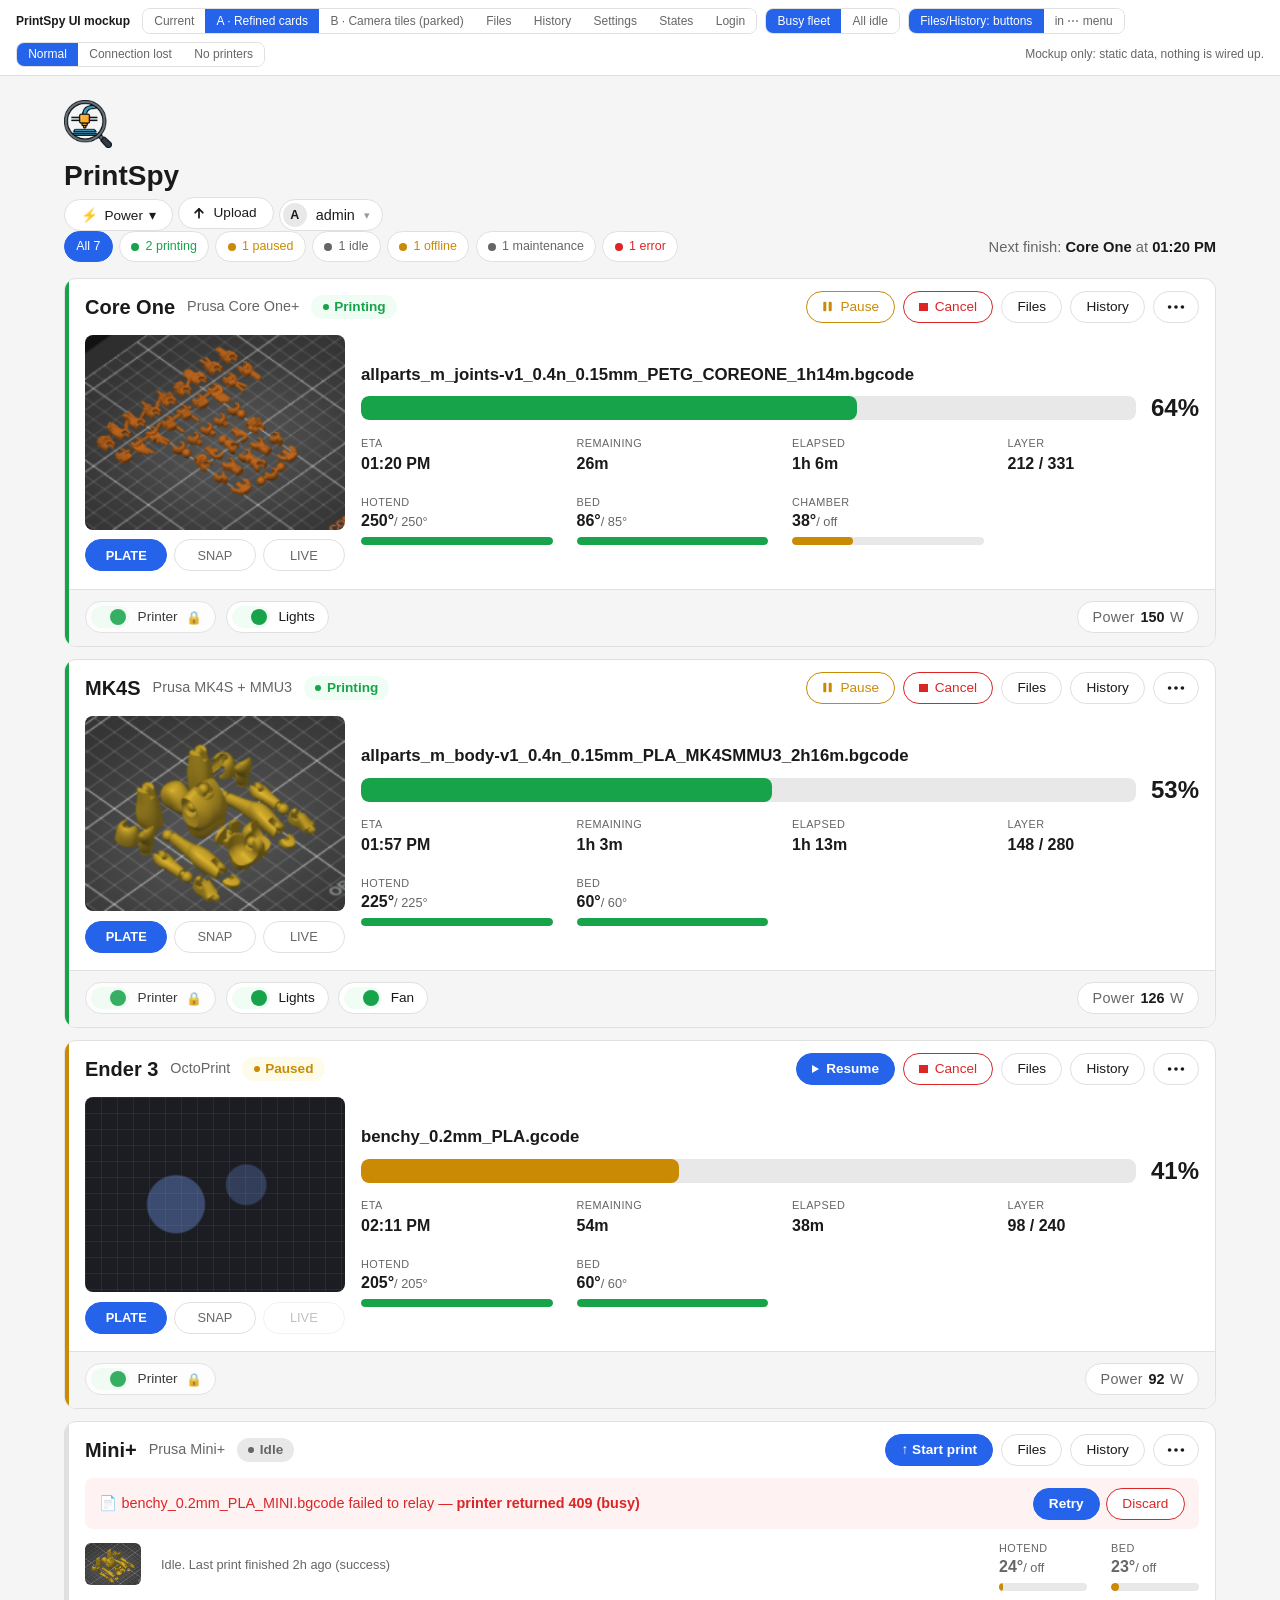
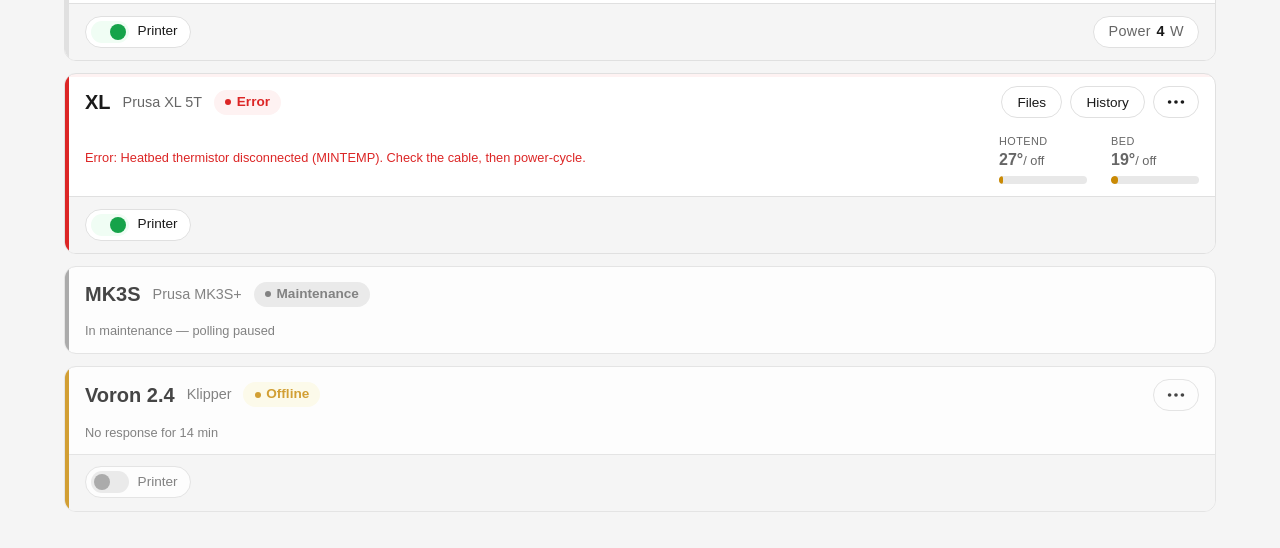
<file: docs/mockups/ui-refresh/index.html>
<!DOCTYPE html>
<html lang="en">
<head>
<meta charset="UTF-8">
<meta name="viewport" content="width=device-width, initial-scale=1.0">
<title>PrintSpy UI mockup</title>
<link rel="icon" href="../../../web/logo.png">
<link rel="stylesheet" href="../../../web/style.css">
<link rel="stylesheet" href="mock.css">
</head>
<body>
<div class="mock-switch">
    <b>PrintSpy UI mockup</b>
    <span class="mock-seg" id="seg">
        <button data-v="cur">Current</button>
        <button data-v="a" class="on">A · Refined cards</button>
        <button data-v="b">B · Camera tiles (parked)</button>
        <button data-v="files">Files</button>
        <button data-v="history">History</button>
        <button data-v="set">Settings</button>
        <button data-v="states">States</button>
        <button data-v="login">Login</button>
    </span>
    <span class="mock-seg" id="seg2" title="Demo data">
        <button data-d="busy" class="on">Busy fleet</button>
        <button data-d="idle">All idle</button>
    </span>
    <span class="mock-seg" id="seg4" title="Files and History"><button data-f="btn" class="on">Files/History: buttons</button><button data-f="menu">in ⋯ menu</button></span>
    <span class="mock-seg" id="seg5" title="Demo state"><button data-m="normal" class="on">Normal</button><button data-m="lost">Connection lost</button><button data-m="empty">No printers</button></span>
    <span style="margin-left:auto">Mockup only: static data, nothing is wired up.</span>
</div>

<div class="container">
    <header>
        <img src="../../../web/logo.png" alt="PrintSpy" class="header-logo">
        <h1>PrintSpy</h1>
        <span class="app-version" id="app-version">v2026.07.17</span>
        <span id="hdr-left" style="display:contents"></span>
        <span class="printer-count" id="printer-count"></span>
        <span id="hdr-actions" style="display:contents"></span>
    </header>

    <div id="banner"></div>
    <div id="fleet"></div>
    <div id="list"></div>
</div>

<script>
const ICON_PAUSE = '<svg class="ic-pause" width="11" height="11" viewBox="0 0 12 12" fill="currentColor" aria-hidden="true"><rect x="1.4" y="0.8" width="3.3" height="10.4" rx="1.1"/><rect x="7.3" y="0.8" width="3.3" height="10.4" rx="1.1"/></svg>';
const ICON_LEFT = '<svg class="ic ic-left" width="14" height="14" viewBox="0 0 24 24" fill="none" stroke="currentColor" stroke-width="3" stroke-linecap="round" stroke-linejoin="round" aria-hidden="true"><path d="M20 12H5"/><path d="M11.5 5.5 5 12l6.5 6.5"/></svg>';
const ICON_UP = '<svg class="ic ic-up" width="14" height="14" viewBox="0 0 24 24" fill="none" stroke="currentColor" stroke-width="3" stroke-linecap="round" stroke-linejoin="round" aria-hidden="true"><path d="M12 20V5"/><path d="M5.5 11.5 12 5l6.5 6.5"/></svg>';
const IC = {
  gear: '<svg width="20" height="20" viewBox="0 0 24 24" fill="none" stroke="currentColor" stroke-width="2" stroke-linecap="round" stroke-linejoin="round"><circle cx="12" cy="12" r="3"></circle><path d="M19.4 15a1.65 1.65 0 0 0 .33 1.82l.06.06a2 2 0 0 1-2.83 2.83l-.06-.06a1.65 1.65 0 0 0-1.82-.33 1.65 1.65 0 0 0-1 1.51V21a2 2 0 0 1-4 0v-.09A1.65 1.65 0 0 0 9 19.4a1.65 1.65 0 0 0-1.82.33l-.06.06a2 2 0 0 1-2.83-2.83l.06-.06A1.65 1.65 0 0 0 4.68 15a1.65 1.65 0 0 0-1.51-1H3a2 2 0 0 1 0-4h.09A1.65 1.65 0 0 0 4.6 9a1.65 1.65 0 0 0-.33-1.82l-.06-.06a2 2 0 0 1 2.83-2.83l.06.06A1.65 1.65 0 0 0 9 4.68a1.65 1.65 0 0 0 1-1.51V3a2 2 0 0 1 4 0v.09a1.65 1.65 0 0 0 1 1.51 1.65 1.65 0 0 0 1.82-.33l.06-.06a2 2 0 0 1 2.83 2.83l-.06.06A1.65 1.65 0 0 0 19.4 9a1.65 1.65 0 0 0 1.51 1H21a2 2 0 0 1 0 4h-.09a1.65 1.65 0 0 0-1.51 1z"></path></svg>',
  out: '<svg width="20" height="20" viewBox="0 0 24 24" fill="none" stroke="currentColor" stroke-width="2" stroke-linecap="round" stroke-linejoin="round"><path d="M9 21H5a2 2 0 0 1-2-2V5a2 2 0 0 1 2-2h4"></path><polyline points="16 17 21 12 16 7"></polyline><line x1="21" y1="12" x2="9" y2="12"></line></svg>',
  more: '<svg width="16" height="16" viewBox="0 0 24 24" fill="currentColor"><circle cx="5" cy="12" r="2"/><circle cx="12" cy="12" r="2"/><circle cx="19" cy="12" r="2"/></svg>'
};

// ---- demo data ----
const BUSY = [
  {id:1, name:'Core One', model:'Prusa Core One+', state:'printing', img:'plate-coreone.png', file:'allparts_m_joints-v1_0.4n_0.15mm_PETG_COREONE_1h14m.bgcode',
   pct:64, elapsed:'1h 6m', remain:'26m', eta:'01:20 PM', layer:'212 / 331', hot:[250,250], bed:[86,85], chamber:[38,0], watts:150,
   plugs:[{l:'Printer',on:true},{l:'Lights',on:true}]},
  {id:2, name:'MK4S', model:'Prusa MK4S + MMU3', state:'printing', img:'plate-mk4s.png', file:'allparts_m_body-v1_0.4n_0.15mm_PLA_MK4SMMU3_2h16m.bgcode',
   pct:53, elapsed:'1h 13m', remain:'1h 3m', eta:'01:57 PM', layer:'148 / 280', hot:[225,225], bed:[60,60], watts:126,
   plugs:[{l:'Printer',on:true},{l:'Lights',on:true},{l:'Fan',on:true}]},
  {id:3, name:'Ender 3', model:'OctoPrint', state:'paused', img:null, nocam:true, file:'benchy_0.2mm_PLA.gcode', pct:41, elapsed:'38m', remain:'54m', eta:'02:11 PM', layer:'98 / 240',
   hot:[205,205], bed:[60,60], watts:92, plugs:[{l:'Printer',on:true}], msg:'Paused: filament change'},
  {id:4, name:'Mini+', model:'Prusa Mini+', state:'idle', img:null, last:'plate-mk4s.png', ingest:{file:'benchy_0.2mm_PLA_MINI.bgcode', error:'printer returned 409 (busy)'}, msg:'Idle. Last print finished 2h ago (success)', hot:[24,0], bed:[23,0], watts:4,
   plugs:[{l:'Printer',on:true}]},
  {id:6, name:'XL', model:'Prusa XL 5T', state:'error', img:null, msg:'Error: Heatbed thermistor disconnected (MINTEMP). Check the cable, then power-cycle.', hot:[27,0], bed:[19,0], plugs:[{l:'Printer',on:true}]},
  {id:7, name:'MK3S', model:'Prusa MK3S+', state:'maintenance', img:null, plugs:[]},
  {id:5, name:'Voron 2.4', model:'Klipper', state:'offline', img:null, msg:'No response for 14 min', plugs:[{l:'Printer',on:false}]}
];
const IDLE = BUSY.map(p => p.state==='printing'||p.state==='paused'
  ? {...p, state:'idle', img:p.img, msg:'Idle. Last print finished 12 min ago (success)', hot:[24,0], bed:[23,0], watts:6} : p);
let DATA = BUSY, view = 'a', open = null;

const cap = s => s[0].toUpperCase()+s.slice(1);
const on = p => p.state==='printing'||p.state==='paused';
const stClass = s => `state-${s}`;
const stLabel = p => p.state==='paused' ? 'Paused' : p.state==='disconnected' ? 'Printer disconnected' : cap(p.state);

function camHTML(p, cls='ph') {
  if (p.img) return `<img src="${p.img}" alt="">`;
  if (p.state==='offline') return `<div class="${cls} offline">No camera</div>`;
  return `<div class="${cls}"></div>`;
}

/* ====== CURRENT (faithful: real classes + real stylesheet) ====== */
function plugOld(pl){ return `<span class="power-btn-group"><button class="power-toggle-btn ${pl.on?'power-btn-active power-on':''}">${pl.l}&#9889; On</button><button class="power-toggle-btn ${!pl.on?'power-btn-active power-off':''}">Off</button></span>`; }
function cardCur(p){
  if (p.state==='maintenance') return `<div class="printer-card card-maintenance"><div class="printer-header"><span class="printer-name">${p.name}</span><span class="printer-state state-maintenance">Maintenance</span></div><div class="printer-body"><div class="idle-message">In maintenance — polling paused</div></div></div>`;
  const cls = {printing:'card-busy',paused:'card-attention',offline:'card-offline',error:'card-error'}[p.state]||'';
  const ctl = p.state==='printing' ? `<span class="print-controls"><button class="btn btn-sm">&#10074;&#10074; Pause</button><button class="btn btn-sm btn-danger"><span class="icon-stop"></span> Cancel</button></span>`
            : p.state==='paused' ? `<span class="print-controls"><button class="btn btn-sm btn-primary"><span class="icon-play"></span> Resume</button><button class="btn btn-sm btn-danger"><span class="icon-stop"></span> Cancel</button></span>` : '';
  const stat = on(p) ? `
    <div class="file-and-thumb"><div class="file-and-progress"><div class="print-filename">${p.file}</div>
      <div><div class="progress-row"><span class="progress-label">Progress</span><span class="progress-value">${p.pct}%</span></div>
      <div class="progress-bar"><div class="progress-fill" style="width:${p.pct}%"></div></div></div></div></div>
    <div class="stat-rows"><div class="stat-grid stat-grid-auto">
      <div class="stat-box"><div class="stat-label">Elapsed</div><div class="stat-value">${p.elapsed}</div></div>
      <div class="stat-box"><div class="stat-label">Remaining</div><div class="stat-value">${p.remain}</div></div>
      <div class="stat-box"><div class="stat-label">ETA</div><div class="stat-value">${p.eta}</div></div></div>
      <div class="stat-grid stat-grid-auto">
      <div class="stat-box"><div class="stat-label">Hotend</div><div class="stat-value">${p.hot[0]}<span class="stat-unit">&deg;C / ${p.hot[1]}&deg;C</span></div></div>
      <div class="stat-box"><div class="stat-label">Bed</div><div class="stat-value">${p.bed[0]}<span class="stat-unit">&deg;C / ${p.bed[1]}&deg;C</span></div></div>
      <div class="stat-box"><div class="stat-label">Power</div><div class="stat-value">${p.watts}<span class="stat-unit">W</span></div></div></div></div>`
    : `<div class="idle-message msg-${p.state}">${p.msg}</div>` + (p.hot ? `<div class="stat-grid stat-grid-auto">
      <div class="stat-box"><div class="stat-label">Hotend</div><div class="stat-value">${p.hot[0]}<span class="stat-unit">&deg;C / off</span></div></div>
      <div class="stat-box"><div class="stat-label">Bed</div><div class="stat-value">${p.bed[0]}<span class="stat-unit">&deg;C / off</span></div></div>
      <div class="stat-box"><div class="stat-label">Power</div><div class="stat-value">${p.watts}<span class="stat-unit">W</span></div></div></div>` : '');
  return `<div class="printer-card ${cls}">
    <div class="printer-header"><span class="printer-name">${p.name}</span><span class="printer-model">${p.model}</span>
      <span class="printer-state ${stClass(p.state)}">${stLabel(p)}</span>${p.plugs.map(plugOld).join('')}${ctl}
      <button class="btn btn-sm btn-files">Files</button><button class="btn btn-sm btn-history">History</button></div>
    <div class="printer-body"><div class="webcam-wrapper"><div class="webcam-container">${p.img?`<img class="webcam-img" src="${p.img}">`:`<div class="webcam-placeholder">${p.state==='offline'?'No camera':'Camera Unreachable'}</div>`}</div>
      <div class="webcam-mode-row"><button class="webcam-mode-btn active">PLATE</button><button class="webcam-mode-btn">SNAP</button><button class="webcam-mode-btn">LIVE</button></div></div>
    <div class="printer-stats">${stat}</div></div></div>`;
}

/* ====== PROPOSAL A: refined cards ====== */
const pillCls = s => `${stClass(s)} pill ${s}`;
function plugNew(pl, p){
  const lock = p && on(p) && pl.l==='Printer' && pl.on;
  return lock ? `<span class="plug on locked" title="Can't turn the printer off while printing"><span class="knob"></span>${pl.l}<small>&#128274;</small></span>`
              : `<span class="plug ${pl.on?'on':''}" onclick="this.classList.toggle('on')"><span class="knob"></span>${pl.l}</span>`; }
function tempCell(lab, v, t, max){
  const ok = t>0 && v>=t-3, heat = t>0 && v<t-3;
  const w = Math.min(100, (t>0 ? v/t : v/max*.5)*100);
  return `<span class="tempcell temp ${ok?'ok':''} ${heat?'heat':''}"><span style="display:block;width:100%"><span class="t-lab">${lab}${heat?' &#8599;':''}</span><br>${v}&deg;<small>/ ${t>0?t+'&deg;':'off'}</small><span class="temp-bar"><i style="width:${w}%"></i></span></span></span>`;
}
function menu(id, items){
  return `<span class="menu-wrap"><button class="btn btn-icon btn-sm" onclick="toggleMenu(event,'${id}')" title="More">${IC.more}</button><div class="menu" id="${id}">${items}</div></span>`;
}
let fh = 'btn';
const moreItemsFull = '<button>&#128193; Files</button><button>&#128339; History</button><button onclick="editFromCard(&quot;__N__&quot;)">&#9998; Edit printer</button><hr><button>&#8599; Open printer web UI</button>';
const moreItemsSlim = '<button onclick="editFromCard(&quot;__N__&quot;)">&#9998; Edit printer</button><hr><button>&#8599; Open printer web UI</button>';
function actionsHTML(p, id){
  if (p.state==='maintenance') return '';
  const showFH = fh==='btn' && p.state!=='offline';
  const mi = (fh==='btn' ? moreItemsSlim : moreItemsFull).replace(/__N__/g, p.name);
  return ctlNew(p) + (showFH ? `<button class="btn btn-sm btn-quiet" onclick="openFiles('${p.name}')">Files</button>`+`<button class="btn btn-sm btn-quiet" onclick="openHistory('${p.name}')">History</button>` : '') + menu(id, mi);
}
const moreItems = '<button>&#128193; Files</button><button>&#128339; History</button><button onclick="editFromCard(&quot;__N__&quot;)">&#9998; Edit printer</button><hr><button>&#8599; Open printer web UI</button>';
function confirmBtn(btn, done){
  if (btn.dataset.armed === '1') {
    clearTimeout(btn._t); btn.disabled = true; btn.textContent = 'Working…';
    setTimeout(() => { if (!btn.isConnected) return; btn.disabled = false; btn.innerHTML = btn.dataset.o; btn.dataset.armed = '0'; if (done) done(); }, 1200);
    return;
  }
  btn.dataset.armed = '1'; btn.dataset.o = btn.innerHTML; btn.textContent = 'Sure?';
  btn._t = setTimeout(() => { if (btn.isConnected) { btn.dataset.armed = '0'; btn.innerHTML = btn.dataset.o; } }, 3000);
}
function ctlNew(p){
  if (p.state==='printing') return `<button class="btn btn-sm btn-pause" onclick="confirmBtn(this)">${ICON_PAUSE} Pause</button><button class="btn btn-sm btn-danger" onclick="confirmBtn(this)"><span class="icon-stop"></span> Cancel</button>`;
  if (p.state==='paused') return `<button class="btn btn-sm btn-primary" onclick="confirmBtn(this)"><span class="icon-play"></span> Resume</button><button class="btn btn-sm btn-danger" onclick="confirmBtn(this)"><span class="icon-stop"></span> Cancel</button>`;
  if (p.state==='idle') return `<button class="btn btn-sm btn-primary" onclick="openFiles('${p.name}')">&#8593; Start print</button>`;
  return '';
}
function ingestHTML(p){
  const j = p.ingest;
  return `<div class="ingest-banner a-ingest ${j.error ? 'failed' : ''}"><span>&#128196; ${j.file} ${j.error ? `failed to relay — <span class="msg-error">${j.error}</span>` : `waiting for ${p.name} to come online`}</span>
    <span class="ingest-banner-actions">${j.error ? '<button class="btn btn-sm btn-primary">Retry</button>' : ''}<button class="btn btn-sm btn-danger" onclick="confirmBtn(this)">Discard</button></span></div>`;
}
function cardA(p){
  if (p.state==='maintenance') return `<div class="a-card slim" data-state="maintenance"><div class="a-head"><span class="nm">${p.name}</span><span class="md">${p.model}</span><span class="${pillCls(p.state)}">Maintenance</span></div><div class="a-slim-row"><span class="msg">In maintenance — polling paused</span></div></div>`;
  const head = `<div class="a-head"><span class="nm">${p.name}</span><span class="md">${p.model}</span><span class="${pillCls(p.state)}">${stLabel(p)}</span><span class="sp"></span><span class="a-actions">${actionsHTML(p,'m'+p.id)}</span></div>`;
  const foot = `<div class="a-foot">${p.plugs.map(x=>plugNew(x,p)).join('')}<span class="sp"></span>${p.watts!=null?`<span class="temp"><span class="t-lab">Power</span>${p.watts}<small>W</small></span>`:''}</div>`;
  const mode = (typeof MODE !== 'undefined' && MODE[p.id]) || 'plate';
  if (on(p)) return `<div class="a-card" data-state="${p.state}">${head}
    <div class="a-body"><div class="a-camcol"><div class="a-cam">${mode==='plate' ? camHTML(p) : `<div class="ph cam"><span>${mode==='live' ? 'Live' : 'Snapshot'}</span></div>`}</div><div class="webcam-mode-row"><button class="webcam-mode-btn ${mode==='plate'?'active':''}" onclick="setMode(${p.id},'plate')">PLATE</button><button class="webcam-mode-btn ${mode==='snap'?'active':''}" onclick="setMode(${p.id},'snap')">SNAP</button><button class="webcam-mode-btn ${mode==='live'?'active':''}" ${p.nocam?'disabled':''} onclick="setMode(${p.id},'live')">LIVE</button></div></div>
    <div class="a-info">
      <div class="a-topline"><div class="a-topmain"><div class="a-file" title="${p.file}">${p.file}</div>
      <div class="a-prog"><div class="bar"><i style="width:${p.pct}%"></i></div><div class="pc">${p.pct}%</div></div></div>${mode!=='plate' ? `<div class="a-thumbbeside">${camHTML(p)}</div>` : ''}</div>
      <div class="a-eta"><span class="si"><span class="t-lab">ETA</span><b>${p.eta}</b></span><span class="si"><span class="t-lab">Remaining</span><b>${p.remain}</b></span><span class="si"><span class="t-lab">Elapsed</span><b>${p.elapsed}</b></span><span class="si"><span class="t-lab">Layer</span><b>${p.layer}</b></span></div>
      <div class="temps">${tempCell('Hotend',p.hot[0],p.hot[1],300)}${tempCell('Bed',p.bed[0],p.bed[1],120)}${p.chamber?tempCell('Chamber',p.chamber[0],p.chamber[1],60):''}</div>
    </div></div>${foot}</div>`;
  // idle / offline: slim card, no big camera box
  return `<div class="a-card slim" data-state="${p.state}">${head}
    ${p.ingest?ingestHTML(p):''}
    ${(p.msg||p.hot||p.last)?`<div class="a-slim-row">${p.last?`<img class="a-last" src="${p.last}" alt="">`:''}<span class="msg ${p.state==='error'?'a-err':''}">${p.msg}</span>${p.hot?`<span class="temps">${tempCell('Hotend',p.hot[0],p.hot[1],300)}${tempCell('Bed',p.bed[0],p.bed[1],120)}</span>`:''}</div>`:''}${foot}</div>`;
}

/* ====== PROPOSAL B: camera tiles ====== */
function tileB(p){
  if (p.state==='maintenance') return `<div class="b-tile" data-state="maintenance"><div class="b-img"><div class="ph offline">Polling paused</div><span class="b-tl"><span class="${pillCls(p.state)}">Maintenance</span></span><span class="b-bl"><span class="nm">${p.name}</span><span class="md">${p.model}</span></span></div><div class="b-meta"><div class="b-file" style="font-weight:400;color:var(--text-secondary)">In maintenance — polling paused</div></div></div>`;
  const live = on(p);
  return `<div class="b-tile" data-state="${p.state}">
    <div class="b-img">${camHTML(p)}
      <span class="b-tl"><span class="${pillCls(p.state)}">${stLabel(p)}</span></span>
      <span class="b-bl"><span class="nm">${p.name}</span><span class="md">${p.model}</span></span>
      ${live?`<span class="b-br">${p.pct}%</span><span class="b-edge"><i style="width:${p.pct}%"></i></span>`:''}
    </div>
    <div class="webcam-mode-row b-modes"><button class="webcam-mode-btn active">PLATE</button><button class="webcam-mode-btn">SNAP</button><button class="webcam-mode-btn">LIVE</button></div>
    <div class="b-meta">
      ${live?`<div class="b-file" title="${p.file}">${p.file}</div>
      <div class="a-eta"><span class="si"><span class="t-lab">ETA</span><b>${p.eta}</b></span><span class="si"><span class="t-lab">Remaining</span><b>${p.remain}</b></span><span class="si"><span class="t-lab">Layer</span><b>${p.layer}</b></span></div>`
           :`<div class="b-file" style="font-weight:400;color:var(--text-secondary);white-space:normal">${p.msg}</div>`}
      ${p.hot?`<div class="temps">${tempCell('Hotend',p.hot[0],p.hot[1],300)}${tempCell('Bed',p.bed[0],p.bed[1],120)}</div>`:''}
    </div>
    <div class="b-actions"><span class="b-act">${actionsHTML(p,'t'+p.id)}</span></div>
    <div class="a-foot b-foot">${p.plugs.map(x=>plugNew(x,p)).join('')}<span class="sp"></span>${p.watts!=null?`<span class="temp"><span class="t-lab">Power</span>${p.watts}<small>W</small></span>`:''}</div>
  </div>`;
}

/* ====== page chrome ====== */
function headerCur(){ return `<span class="power-controls"><button class="btn btn-sm">&#9889; All On</button><button class="btn btn-sm">&#9889; All Off</button></span>
  <button class="btn btn-sm">&#8593; Upload</button><button class="btn btn-icon">${IC.gear}</button><button class="btn btn-icon">${IC.out}</button>`; }
const USERMENU = `<span class="menu-wrap usermenu"><button class="btn um-btn" onclick="toggleMenu(event,'um')" aria-haspopup="true"><span class="avatar">A</span><span class="uname">admin</span><span class="caret">&#9662;</span></button>
  <div class="menu" id="um"><button onclick="go('set')">&#9881;&nbsp; Settings</button><hr><button>Log out</button><hr><div class="ver">PrintSpy v2026.07.17</div></div></span>`;
let side = 'right';
function headerNew(){ return `<span class="menu-wrap"><button class="btn btn-sm" onclick="toggleMenu(event,'pw')">&#9889;<span class="lbl"> Power</span> &#9662;</button>
    <div class="menu" id="pw"><button>All printers on</button><button>All printers off</button></div></span>
  <button class="btn btn-sm" onclick="openUpload()">${ICON_UP} Upload</button>
  ${side==='right'?USERMENU:''}`; }

let filter = 'all', noteOpen = true;
function fleetHTML(){
  const nxt = DATA.filter(p=>on(p)&&p.state==='printing').sort((a,b)=>a.pct<b.pct?1:-1)[0];
  const c = s => DATA.filter(p=>p.state===s).length;
  const chip = (k,l,n,cl='') => n? `<span class="fleet-chip ${k} ${filter===k?'on':''}" onclick="filter='${k}';render()"><span class="dot"></span>${n} ${l}</span>`:'';
  return `<div class="fleet"><span class="fleet-chip all ${filter==='all'?'on':''}" onclick="filter='all';render()">All ${DATA.length}</span>
    ${chip('printing','printing',c('printing'))}${chip('paused','paused',c('paused'))}${chip('idle','idle',c('idle'))}${chip('offline','offline',c('offline'))}${chip('maintenance','maintenance',c('maintenance'))}${chip('error','error',c('error'))}${nxt?`<span class="fleet-next">Next finish: <b>${nxt.name}</b> at <b>${nxt.eta}</b></span>`:''}</div>`;
}

const NOTES = {
 cur: `<div><b>Current.</b> Rebuilt with the real <code>style.css</code> and the real class names, for side-by-side comparison. Light/dark follows your OS.</div>`,
 a: `<div><b>A · Refined cards, round 2</b><ul>
  <li><b>Temps:</b> bar fills toward the <i>target</i>, green when there, amber with ↗ while heating (before, a bed 1° over target showed amber).</li>
  <li><b>Printer plug is locked</b> (🔒) while printing, like today's disabled Off button. Other plugs stay toggleable.</li>
  <li><b>Error card</b> (XL): red rail, message in full. <b>Slicer ingest banner</b> (Mini+) is today's banner: Retry and Discard when a relay failed, Discard only while waiting.</li>
  <li><b>Fleet strip</b> also says which print finishes next. Idle card shows a thumbnail of the last print.</li>
  <li><b>User menu</b> (like Ulmo): avatar + name pill replaces the version text, settings and logout buttons. Menu holds Settings, Log out and the version.</li>
  <li>Phone: header fits one row (Power label drops to ⚡, version hidden); the old "n/n connected" text is gone since the chips cover it.</li></ul></div>`,
 b: `<div><b>B · Camera tiles</b> — camera-first grid for 3+ printers (1 column on phones):<ul>
  <li>State, name and % sit <b>on</b> the image; thin progress line along its bottom edge.</li>
  <li>Plate/Snap/Live are pills in a row under the image, same as A.</li>
  <li>Below: filename, ETA / left / layer, temps, then controls and plugs. Fits 2–3 printers per screen on desktop.</li></ul></div>`
};

function go(v){ view=v; filter='all'; document.querySelectorAll('#seg button').forEach(b=>b.classList.toggle('on',b.dataset.v===v)); render(); window.scrollTo(0,0); }
let demo = 'normal', loginMode = 'login';
function emptyHTML(){ return `<div class="empty-card"><h2>No printers configured</h2><p>Open settings to add your first printer.</p><button class="btn btn-sm btn-primary" onclick="go('set')">Open settings</button></div>`; }
function render(){
  document.body.classList.toggle('is-login', view==='login');
  document.getElementById('banner').innerHTML = demo==='lost' && view!=='login' ? `<div class="connection-banner"><span class="banner-dot"></span><span>Connection lost — reconnecting...</span></div>` : '';
  if (view==='login') { document.getElementById('list').innerHTML = loginHTML(); document.getElementById('fleet').innerHTML=''; return; }
  if (demo==='empty' && (view==='a'||view==='b'||view==='files'||view==='history')) {
    document.getElementById('hdr-actions').innerHTML = headerNew(); document.getElementById('hdr-left').innerHTML='';
    document.getElementById('app-version').style.display='none'; document.body.dataset.side = side; document.body.dataset.view=view;
    document.getElementById('fleet').innerHTML=''; document.getElementById('list').innerHTML = emptyHTML(); return;
  }
  const pc=document.getElementById('printer-count'); pc.textContent = view==='cur' ? `${DATA.filter(p=>p.state!=='offline').length}/${DATA.length} connected` : ''; pc.style.marginLeft='auto'; document.body.dataset.view=view;
  document.getElementById('hdr-actions').innerHTML = view==='cur' ? headerCur() : headerNew();
  document.getElementById('hdr-left').innerHTML = (view!=='cur' && side==='left') ? USERMENU : '';
  document.getElementById('app-version').style.display = view==='cur' ? '' : 'none';
  document.body.dataset.side = side;
  
  document.getElementById('fleet').innerHTML = (view==='cur'||view==='set'||view==='files'||view==='history'||view==='states') ? '' : fleetHTML();
  if (view==='set') { document.getElementById('list').innerHTML = settingsHTML(); return; }
  if (view==='files') { document.getElementById('list').innerHTML = filesHTML(); return; }
  if (view==='states') { document.getElementById('list').innerHTML = statesHTML(); return; }
  if (view==='history') { document.getElementById('list').innerHTML = historyHTML(); return; }
  const list = view==='cur' ? DATA : DATA.filter(p=>filter==='all'||p.state===filter);
  document.getElementById('list').innerHTML = view==='cur' ? list.map(cardCur).join('')
    : view==='a' ? list.map(cardA).join('') : `<div class="b-grid">${list.map(tileB).join('')}</div>`;
}
function toggleMenu(e,id){ e.stopPropagation(); const m=document.getElementById(id); const was=m.classList.contains('open'); document.querySelectorAll('.menu.open').forEach(x=>x.classList.remove('open')); if(!was) m.classList.add('open'); }
document.addEventListener('click', ()=>document.querySelectorAll('.menu.open').forEach(x=>x.classList.remove('open')));
document.getElementById('seg').onclick = e => { const v=e.target.dataset.v; if(!v) return; view=v; filter='all'; [...e.currentTarget.children].forEach(b=>b.classList.toggle('on',b.dataset.v===v)); render(); };
document.getElementById('seg2').onclick = e => { const d=e.target.dataset.d; if(!d) return; DATA = d==='busy'?BUSY:IDLE; filter='all'; [...e.currentTarget.children].forEach(b=>b.classList.toggle('on',b.dataset.d===d)); render(); };
document.getElementById('seg5').onclick = e => { const v=e.target.dataset.m; if(!v) return; demo=v; [...e.currentTarget.children].forEach(b=>b.classList.toggle('on',b.dataset.m===v)); render(); };
document.getElementById('seg4').onclick = e => { const v=e.target.dataset.f; if(!v) return; fh=v; [...e.currentTarget.children].forEach(b=>b.classList.toggle('on',b.dataset.f===v)); render(); };
render();
function editFromCard(name){ const i = DATA.findIndex(p=>p.name===name); view='set'; setTab='printers'; document.querySelectorAll('#seg button').forEach(b=>b.classList.toggle('on',b.dataset.v==='set')); openEdit('printer', i, 'card'); }
</script>
<script src="settings.js"></script>
<script src="files.js"></script>
<script src="history.js"></script>
<script src="upload.js"></script>
<script src="rawapi.js"></script>
<script src="login.js"></script>
<script src="states.js"></script>
<script src="dialogs.js"></script>
</body>
</html>
</file>
<file: web/style.css>
* {
    margin: 0;
    padding: 0;
    box-sizing: border-box;
}

:root {
    color-scheme: light dark;
    --bg-primary: #ffffff;
    --bg-secondary: #f5f5f5;
    --bg-tertiary: #e8e8e8;
    --text-primary: #1a1a1a;
    --text-secondary: #666666;
    --text-tertiary: #999999;
    --border: #e0e0e0;
    --accent: #2563eb;
    --accent-light: #eff6ff;
    --success: #16a34a;
    --success-bg: #f0fdf4;
    --warning: #ca8a04;
    --warning-bg: #fefce8;
    --error: #dc2626;
    --error-bg: #fef2f2;
    --radius: 8px;
    --radius-lg: 12px;
}

@media (prefers-color-scheme: dark) {
    :root {
        --bg-primary: #1a1a1a;
        --bg-secondary: #252525;
        --bg-tertiary: #333333;
        --text-primary: #e8e8e8;
        --text-secondary: #aaaaaa;
        --text-tertiary: #777777;
        --border: #333333;
        --accent: #60a5fa;
        --accent-light: #1e3a5f;
        --success: #4ade80;
        --success-bg: #14532d;
        --warning: #facc15;
        --warning-bg: #422006;
        --error: #f87171;
        --error-bg: #450a0a;
    }
}

body {
    font-family: -apple-system, BlinkMacSystemFont, "Segoe UI", Roboto, sans-serif;
    background: var(--bg-secondary);
    color: var(--text-primary);
    line-height: 1.5;
}

.container {
    max-width: 1200px;
    margin: 0 auto;
    padding: 1.5rem;
}

/* ---------- Top bar ---------- */
header.topbar {
    display: flex;
    align-items: center;
    gap: 0.6rem;
    margin-bottom: 1.25rem;
    flex-wrap: wrap;
}

header.topbar .header-logo {
    width: 48px;
    height: 48px;
}

header.topbar h1 {
    font-size: 1.75rem;
    font-weight: 600;
}

.spacer { flex: 1; }

/* ---------- Buttons: one pill style everywhere (32px) ---------- */
.btn {
    display: inline-flex;
    align-items: center;
    justify-content: center;
    gap: 0.45rem;
    height: 32px;
    padding: 0 1rem;
    border: 1px solid var(--border);
    border-radius: 999px;
    background: var(--bg-primary);
    color: var(--text-primary);
    font-size: 0.85rem;
    font-weight: 500;
    line-height: 1;
    white-space: nowrap;
    cursor: pointer;
    text-decoration: none;
    transition: background 0.15s;
}

.btn:hover { background: var(--bg-tertiary); }
.btn:disabled { opacity: 0.45; cursor: not-allowed; }

.btn-sm { height: 32px; padding: 0 1rem; font-size: 0.85rem; }

.btn-primary {
    background: var(--accent);
    color: #fff;
    border-color: var(--accent);
    font-weight: 600;
}
.btn-primary:hover { opacity: 0.9; background: var(--accent); }

.btn-danger { color: var(--error); border-color: var(--error); }
.btn-pause { color: var(--warning); border-color: var(--warning); }
.btn-pause:hover { background: var(--warning-bg); }

.btn-maintenance { color: var(--warning); border-color: var(--warning); }
.btn-maintenance.active { background: var(--warning); border-color: var(--warning); color: #000; }
.btn-more { width: 46px; padding: 0; }
.btn svg { flex: none; }

/* CSS-drawn stop/play icons: iOS Safari/Firefox render the Unicode glyphs
   through the emoji font (fixed black colour, oversized). */
.icon-stop {
    display: inline-block;
    width: 0.6em;
    height: 0.6em;
    background: currentColor;
    vertical-align: -0.05em;
}

.icon-play {
    display: inline-block;
    width: 0;
    height: 0;
    border-style: solid;
    border-width: 0.35em 0 0.35em 0.55em;
    border-color: transparent transparent transparent currentColor;
    vertical-align: -0.1em;
}

/* ---------- Dropdown menus (Power, user, card more) ---------- */
.menu-wrap { position: relative; display: inline-flex; vertical-align: middle; }

.menu {
    display: none;
    position: absolute;
    right: 0;
    top: calc(100% + 6px);
    z-index: 30;
    min-width: 12rem;
    padding: 0.3rem;
    background: var(--bg-primary);
    border: 1px solid var(--border);
    border-radius: 10px;
    box-shadow: 0 12px 30px rgba(0, 0, 0, 0.35);
}
.menu.open { display: block; }

.menu button,
.menu a {
    display: flex;
    align-items: center;
    gap: 0.5rem;
    width: 100%;
    padding: 0.5rem 0.65rem;
    border: 0;
    border-radius: 6px;
    background: none;
    color: var(--text-primary);
    font-size: 0.9rem;
    text-align: left;
    text-decoration: none;
    cursor: pointer;
}
.menu button:hover,
.menu a:hover { background: var(--bg-secondary); }
.menu hr { border: 0; border-top: 1px solid var(--border); margin: 0.3rem 0; }
.menu form { margin: 0; }
.menu .ver { padding: 0.4rem 0.65rem; font-size: 0.75rem; color: var(--text-secondary); }

.usermenu .um-btn { padding: 0 0.85rem 0 3px; gap: 0.55rem; }
.usermenu .avatar {
    width: 24px;
    height: 24px;
    flex: none;
    border-radius: 50%;
    background: var(--bg-tertiary);
    display: grid;
    place-items: center;
    font-size: 0.78rem;
    font-weight: 700;
    line-height: 1;
}
.usermenu .uname { font-size: 0.9rem; }
.usermenu .caret { color: var(--text-tertiary); font-size: 0.7rem; }

/* ---------- Connection banner ---------- */
.connection-banner {
    cursor: pointer;
    display: flex;
    align-items: center;
    gap: 0.5rem;
    padding: 0.65rem 1rem;
    margin-bottom: 1rem;
    background: var(--warning-bg);
    border: 1px solid var(--warning);
    border-radius: var(--radius-lg);
    font-size: 0.9rem;
    color: var(--warning);
    font-weight: 500;
}

.banner-dot {
    width: 8px;
    height: 8px;
    border-radius: 50%;
    background: var(--warning);
    animation: pulse 1.5s ease-in-out infinite;
}

@keyframes pulse {
    0%, 100% { opacity: 1; }
    50% { opacity: 0.3; }
}

/* ---------- Fleet strip ---------- */
.fleet {
    display: flex;
    align-items: center;
    gap: 0.4rem;
    flex-wrap: wrap;
    margin-bottom: 1rem;
}

.fleet:empty { display: none; }

.fleet-chip {
    display: inline-flex;
    align-items: center;
    gap: 0.4rem;
    padding: 0.3rem 0.75rem;
    border: 1px solid var(--border);
    border-radius: 999px;
    background: var(--bg-primary);
    color: var(--text-secondary);
    font-size: 0.78rem;
    font-weight: 500;
    cursor: pointer;
}
.fleet-chip { text-decoration: none; }
.fleet-chip .dot { width: 8px; height: 8px; border-radius: 50%; background: currentColor; }
.fleet-chip.printing { color: var(--success); }
.fleet-chip.paused,
.fleet-chip.offline,
.fleet-chip.attention { color: var(--warning); }
.fleet-chip.error { color: var(--error); }
.fleet-chip.busy { color: var(--accent); }
.fleet-chip.on { background: var(--bg-tertiary); color: var(--text-primary); border-color: var(--text-tertiary); }
.fleet-chip.all.on { background: var(--accent); color: #fff; border-color: var(--accent); }

.fleet-next {
    margin-left: auto;
    font-size: 0.92rem;
    color: var(--text-secondary);
    white-space: nowrap;
}
.fleet-next b { color: var(--text-primary); }

/* ---------- Printer card ---------- */
.printer-card {
    position: relative;
    background: var(--bg-primary);
    border: 1px solid var(--border);
    border-radius: var(--radius-lg);
    margin-bottom: 0.75rem;
}

.printer-card::before {
    /* The rail is the left 4px of a box with the card's own inner corner radius,
       so it follows the curve instead of poking out of it. */
    content: "";
    position: absolute;
    inset: 0;
    border-radius: calc(var(--radius-lg) - 1px);
    background: var(--rail, var(--border));
    clip-path: inset(0 calc(100% - 4px) 0 0);
    pointer-events: none;
}

.printer-card[data-state="printing"] { --rail: var(--success); }
.printer-card[data-state="paused"],
.printer-card[data-state="attention"],
.printer-card[data-state="offline"] { --rail: var(--warning); }
.printer-card[data-state="error"] { --rail: var(--error); }
.printer-card[data-state="busy"] { --rail: var(--accent); }
.printer-card[data-state="disconnected"],
.printer-card[data-state="maintenance"] { --rail: var(--text-tertiary); }
.printer-card[data-state="offline"],
.printer-card[data-state="disconnected"],
.printer-card[data-state="maintenance"] { opacity: 0.8; }

.printer-card.card-hidden { display: none; }

.printer-header {
    display: flex;
    align-items: center;
    gap: 0.75rem;
    flex-wrap: wrap;
    padding: 0.8rem 1rem 0.55rem 1.25rem;
}

.printer-name { font-size: 1.25rem; font-weight: 600; }
.printer-model { font-size: 0.9rem; color: var(--text-secondary); }

.printer-state {
    display: inline-flex;
    align-items: center;
    gap: 0.35rem;
    padding: 0.25rem 0.7rem;
    border-radius: 999px;
    font-size: 0.85rem;
    font-weight: 600;
    line-height: 1.2;
}
.printer-state::before {
    content: "";
    width: 6px;
    height: 6px;
    border-radius: 50%;
    background: currentColor;
}
.printer-state.state-printing::before { animation: pulse 1.5s ease-in-out infinite; }

.state-printing { background: var(--success-bg); color: var(--success); }
.state-idle { background: var(--bg-tertiary); color: var(--text-secondary); }
.state-paused { background: var(--warning-bg); color: var(--warning); }
.state-error { background: var(--error-bg); color: var(--error); }
.state-attention { background: var(--warning-bg); color: var(--warning); }
.state-offline { background: var(--warning-bg); color: var(--warning); }
.state-disconnected { background: var(--bg-tertiary); color: var(--text-secondary); }
.state-maintenance { background: var(--bg-tertiary); color: var(--text-secondary); }
.state-busy { background: var(--accent-light); color: var(--accent); }

.printer-actions {
    display: inline-flex;
    align-items: center;
    gap: 0.5rem;
    flex-wrap: wrap;
    justify-content: flex-end;
}
.print-controls { display: inline-flex; gap: 0.5rem; }
.print-controls .btn { min-width: 5.3rem; }

.printer-link {
    display: inline-flex;
    align-items: center;
    gap: 0.25rem;
    height: 32px;
    padding: 0 1rem;
    font-size: 0.85rem;
    color: var(--accent);
    text-decoration: none;
    border: 1px solid var(--accent);
    border-radius: 999px;
}

.printer-body {
    display: flex;
    gap: 1rem;
    align-items: stretch;
    padding: 0.25rem 1rem 1rem 1.25rem;
}

.printer-stats {
    flex: 1;
    min-width: 0;
    display: flex;
    flex-direction: column;
    justify-content: center;
    gap: 0.9rem;
}

/* ---------- Webcam column ---------- */
.webcam-wrapper {
    width: 260px;
    min-width: 260px;
    align-self: flex-start;
    display: flex;
    flex-direction: column;
}

.webcam-container {
    width: 100%;
    aspect-ratio: 4 / 3;
    background: #111;
    border-radius: var(--radius);
    overflow: hidden;
    position: relative;
    display: flex;
    align-items: center;
    justify-content: center;
}

.webcam-container img.webcam-img {
    width: 100%;
    height: 100%;
    object-fit: cover;
}

.webcam-placeholder {
    width: 100%;
    height: 100%;
    display: flex;
    align-items: center;
    justify-content: center;
    color: #777;
    font-size: 0.8rem;
    text-align: center;
}

.webcam-placeholder img.webcam-print-thumb {
    max-width: 100%;
    max-height: 100%;
    object-fit: contain;
}

/* Plate / snap / live: pills under the image. LIVE/PLATE disable themselves
   when not applicable instead of disappearing, so the row never jumps. */
.webcam-mode-row {
    display: flex;
    gap: 0.4rem;
    margin-top: 0.6rem;
}

.webcam-mode-btn {
    flex: 1;
    min-width: 0;
    height: 32px;
    padding: 0 0.5rem;
    border: 1px solid var(--border);
    border-radius: 999px;
    background: var(--bg-primary);
    color: var(--text-secondary);
    font-size: 0.8rem;
    font-weight: 500;
    cursor: pointer;
    display: inline-flex;
    align-items: center;
    justify-content: center;
}

/* hover:hover excludes touch, so a tapped button doesn't stay "hovered". */
@media (hover: hover) and (pointer: fine) {
    .webcam-mode-btn:hover:not(:disabled) { background: var(--bg-tertiary); }
}

.webcam-mode-btn.active {
    background: var(--accent);
    color: #fff;
    border-color: var(--accent);
    font-weight: 600;
}
.webcam-mode-btn:disabled { opacity: 0.4; cursor: not-allowed; }

.webcam-idle { height: auto; min-height: 0; }
.webcam-container.webcam-collapsed { display: none; }

/* ---------- Printing stats ---------- */
.file-and-thumb { display: flex; gap: 0.9rem; align-items: center; }
.file-and-progress { flex: 1; min-width: 0; display: flex; flex-direction: column; gap: 0.6rem; }

.thumb-beside {
    width: 72px;
    height: 54px;
    flex: none;
    display: flex;
    align-items: center;
    justify-content: center;
    background: var(--bg-tertiary);
    border-radius: 8px;
    overflow: hidden;
}
.thumb-beside img { width: 100%; height: 100%; object-fit: cover; }

.print-filename {
    font-size: 1.05rem;
    font-weight: 600;
    white-space: nowrap;
    overflow: hidden;
    text-overflow: ellipsis;
}

.progress-row { display: flex; align-items: center; gap: 0.75rem; --pc: 1.5rem; }
.progress-bar {
    flex: 1;
    height: var(--pc);
    background: var(--bg-tertiary);
    border-radius: 8px;
    overflow: hidden;
}
/* Bars take their colour from --c so the user's bar style (solid / gradient / striped,
   see "Bar style" below) can be applied to all of them without recolouring them. */
.progress-fill {
    --c: var(--prog, var(--success));
    height: 100%;
    background: var(--c);
    border-radius: 8px;
    transition: width 0.3s ease;
}
.printer-card[data-state="paused"] .progress-fill,
.bar-preview [data-state="paused"] .progress-fill { --c: var(--warning); }
html.prog-paused-too .printer-card[data-state="paused"] .progress-fill,
html.prog-paused-too .bar-preview [data-state="paused"] .progress-fill { --c: var(--prog, var(--warning)); }
.progress-value {
    min-width: 3.4rem;
    text-align: right;
    font-size: var(--pc);
    font-weight: 700;
    line-height: 1;
    font-variant-numeric: tabular-nums;
}

.stat-grid {
    display: grid;
    grid-template-columns: repeat(4, 1fr);
    gap: 0.9rem 1.5rem;
}
.stat-item { min-width: 0; display: flex; flex-direction: column; gap: 1px; }
.stat-label {
    font-size: 0.68rem;
    font-weight: 500;
    color: var(--text-secondary);
    text-transform: uppercase;
    letter-spacing: 0.04em;
    line-height: 1.25;
}
.stat-value {
    font-size: 1rem;
    font-weight: 600;
    line-height: 1.25;
    white-space: nowrap;
    font-variant-numeric: tabular-nums;
}
.stat-unit { font-size: 0.8rem; font-weight: 400; color: var(--text-secondary); }

.temp-bar {
    display: block;
    height: 8px;
    margin-top: 6px;
    background: var(--bg-tertiary);
    border-radius: 4px;
    overflow: hidden;
}
.temp-bar i { --c: var(--warning); display: block; height: 100%; background: var(--c); border-radius: 4px; }
.stat-item.at-target .temp-bar i,
.bar-preview .at-target .temp-bar i { --c: var(--success); }

/* ---------- Idle / state message ---------- */
.idle-message {
    background: var(--bg-secondary);
    border-radius: var(--radius);
    padding: 0.75rem 0.9rem;
    font-size: 0.9rem;
    color: var(--text-secondary);
}
.idle-message.msg-error { background: var(--error-bg); color: var(--error); }
.idle-message.msg-attention,
.idle-message.msg-offline { background: var(--warning-bg); color: var(--warning); }
.idle-message.msg-disconnected { background: var(--bg-tertiary); color: var(--text-secondary); }
.idle-message.msg-busy { background: var(--accent-light); color: var(--accent); }

/* ---------- Card footer: plug switches + power ---------- */
.printer-foot {
    display: flex;
    align-items: center;
    gap: 0.6rem;
    flex-wrap: wrap;
    padding: 0.7rem 1rem 0.8rem 1.25rem;
    border-top: 1px solid var(--border);
    background: var(--bg-secondary);
    border-radius: 0 0 calc(var(--radius-lg) - 1px) calc(var(--radius-lg) - 1px); /* the card's inner corner */
}

.plug {
    display: inline-flex;
    align-items: center;
    gap: 0.55rem;
    padding: 0.25rem 0.8rem 0.25rem 0.3rem;
    border: 1px solid var(--border);
    border-radius: 999px;
    background: var(--bg-primary);
    color: var(--text-secondary);
    font-size: 0.85rem;
    font-weight: 500;
    font-family: inherit;
    line-height: inherit;
    cursor: pointer;
}
.plug .knob {
    position: relative;
    width: 38px;
    height: 22px;
    border-radius: 999px;
    background: var(--bg-tertiary);
    transition: background 0.15s;
}
.plug .knob::after {
    content: "";
    position: absolute;
    left: 3px;
    top: 3px;
    width: 16px;
    height: 16px;
    border-radius: 50%;
    background: var(--text-tertiary);
    transition: all 0.15s;
}
.plug.on { color: var(--text-primary); }
.plug.on .knob { background: var(--success-bg); }
.plug.on .knob::after { left: 19px; background: var(--success); }
.plug.locked { cursor: not-allowed; opacity: 0.85; }
.plug .lock { font-size: 0.8rem; color: var(--text-tertiary); }

.power-pill {
    margin-left: auto;
    display: inline-flex;
    align-items: center;
    gap: 0.4rem;
    height: 32px;
    padding: 0 0.9rem;
    border: 1px solid var(--border);
    border-radius: 999px;
    background: var(--bg-primary);
    color: var(--text-secondary);
    font-size: 0.9rem;
    line-height: 1;
}
.power-pill b { color: var(--text-primary); font-weight: 700; }
.power-pill[hidden] { display: none; }

/* ---------- Slicer ingest banner ---------- */
.ingest-banner {
    display: flex;
    align-items: center;
    justify-content: space-between;
    gap: 0.75rem;
    flex-wrap: wrap;
    margin: 0 1rem 0.9rem 1.25rem;
    padding: 0.6rem 0.9rem;
    border-radius: var(--radius);
    background: var(--success-bg);
    color: var(--success);
    font-size: 0.9rem;
}
.ingest-banner > span { min-width: 0; overflow-wrap: anywhere; }
.ingest-banner .msg-error { color: var(--error); font-weight: 600; }
.ingest-banner.failed { background: var(--error-bg); color: var(--error); }
.ingest-banner-actions { display: flex; gap: 0.4rem; flex-shrink: 0; }

/* ---------- Empty state ---------- */
.empty-state {
    background: var(--bg-primary);
    border: 1px dashed var(--border);
    border-radius: var(--radius-lg);
    padding: 3.5rem 1rem;
    text-align: center;
    color: var(--text-secondary);
}
.empty-state h2 { font-size: 1.15rem; margin-bottom: 0.5rem; color: var(--text-primary); }
.empty-state p { margin-bottom: 1.25rem; font-size: 0.9rem; }

/* Maintenance card has no body controls */
.printer-card.card-maintenance .printer-body { padding-top: 0; }
.printer-card.card-maintenance .idle-message { flex: 1; }

/* Responsive */
@media (max-width: 768px) {
    .container { padding: 1rem; }
    .printer-body { flex-direction: column; }
    .webcam-wrapper { width: 100%; min-width: 0; }
    .webcam-container { aspect-ratio: 16 / 9; max-height: 220px; }
    .stat-grid { grid-template-columns: repeat(2, 1fr); gap: 0.7rem 1rem; }
    /* ETA / Remaining / Elapsed without a Layer cell: three across, not two plus an orphan. */
    .stat-grid:has([data-field="eta"]):not(:has(> :nth-child(4))) { grid-template-columns: repeat(3, 1fr); }
    .printer-actions { width: 100%; justify-content: flex-start; }
    .fleet { flex-wrap: nowrap; overflow-x: auto; padding-bottom: 2px; scrollbar-width: none; }
    .fleet::-webkit-scrollbar { display: none; }
    .fleet-chip { white-space: nowrap; }
    .progress-row { --pc: 1.25rem; }
}

@media (max-width: 480px) {
    header.topbar { gap: 0.4rem; }
    header.topbar .header-logo { width: 38px; height: 38px; }
    header.topbar h1 { font-size: 1.35rem; }
    .btn .lbl, .usermenu .uname, .fleet-next { display: none; }
    .btn { padding: 0 0.75rem; }
    .printer-name { font-size: 1.1rem; }
    .print-controls { width: 100%; }
    /* Two or more plugs: they share the rows evenly and the power reading gets its own row,
       instead of squeezing in beside whichever plug wraps last. */
    .printer-foot:has(> .plug ~ .plug) .plug { flex: 1 1 auto; }
    .printer-foot:has(> .plug ~ .plug) .power-pill { flex: 1 1 100%; margin-left: 0; justify-content: center; }
    .print-controls .btn { flex: 1; min-width: 0; }
}

/* ---------- Brand link ---------- */
.brand { display: inline-flex; align-items: center; gap: 0.6rem; color: inherit; text-decoration: none; }

.btn-quiet { color: var(--text-secondary); }

/* ---------- Settings pages ---------- */
.set-title { display: flex; align-items: center; gap: 0.75rem; margin: 0 0 1rem; }
.set-title h2 { font-size: 1.25rem; font-weight: 600; flex: 1; }
.set-title .sep { color: var(--text-tertiary); margin: 0 0.2rem; font-weight: 400; }
.crumb { color: var(--text-secondary); font-weight: 400; text-decoration: none; }
.crumb:hover { color: var(--text-primary); text-decoration: underline; }

.set-wrap { display: grid; grid-template-columns: 210px 1fr; gap: 1.25rem; align-items: start; }
.set-nav { position: sticky; top: 1rem; display: flex; flex-direction: column; gap: 0.25rem; }
.set-tab {
    display: flex; align-items: center; justify-content: space-between;
    padding: 0.55rem 0.9rem; border: 1px solid transparent; border-radius: 999px;
    color: var(--text-secondary); font-size: 0.9rem; text-decoration: none;
}
.set-tab:hover { background: var(--bg-tertiary); color: var(--text-primary); }
.set-tab.on { background: var(--bg-primary); border-color: var(--border); color: var(--text-primary); font-weight: 600; }
.set-body { display: flex; flex-direction: column; gap: 0.9rem; min-width: 0; }

.set-card { background: var(--bg-primary); border: 1px solid var(--border); border-radius: var(--radius-lg); padding: 1.1rem 1.25rem; }
.set-card.danger { border-color: var(--error); }
.set-card.danger h3 { color: var(--error); }
.set-card-head h3 { font-size: 1.05rem; font-weight: 600; }
.set-card-head p { font-size: 0.82rem; color: var(--text-secondary); margin: 0.2rem 0 0.9rem; max-width: 62ch; }
.set-card-head:not(:has(p)) h3 { margin-bottom: 0.9rem; }
.set-foot { display: flex; gap: 0.5rem; flex-wrap: wrap; margin-top: 1.1rem; padding-top: 1rem; border-top: 1px solid var(--border); }
.set-empty { padding: 0.8rem 0; font-size: 0.9rem; color: var(--text-secondary); }

.grid2 { display: grid; grid-template-columns: 1fr 1fr; gap: 1rem 1.25rem; }
.fld { display: flex; flex-direction: column; gap: 0.3rem; min-width: 0; }
.fld[hidden] { display: none; }
.fld.wide { grid-column: 1 / -1; }
.fld label { font-size: 0.8rem; font-weight: 500; }
.fld small, .swtext small { font-size: 0.75rem; color: var(--text-secondary); line-height: 1.35; }
.fld small.inl { display: inline; }
.fld code, .swtext code { font-size: 0.75rem; }
.inp { position: relative; display: flex; align-items: center; }
.inp input, .inp select {
    width: 100%; height: 36px; padding: 0 0.8rem; border: 1px solid var(--border); border-radius: 10px;
    background: var(--bg-secondary); color: var(--text-primary); font-size: 0.9rem;
}
.inp select { background: var(--bg-primary); }
.inp input:focus, .inp select:focus { outline: 2px solid var(--accent); outline-offset: -1px; }
.inp.has-unit input { padding-right: 5.2rem; }
.inp .unit { position: absolute; right: 0.8rem; font-size: 0.75rem; color: var(--text-tertiary); pointer-events: none; }
.inp.tiny { width: 6rem; flex: none; }
.inp.tiny input { padding-right: 1.9rem; }
.inline { display: flex; gap: 0.5rem; align-items: center; }
.inline .inp { flex: 1; }
.range { width: 100%; accent-color: var(--accent); }

.swrow { display: flex; align-items: center; gap: 0.9rem; padding: 0.7rem 0; }
.swrow + .swrow, .grid2 + .swrow { border-top: 1px solid var(--border); }
.grid2 + .swrow { margin-top: 0.9rem; }
.swrow.flat { padding: 0.2rem 0; border: 0; }
.swtext { flex: 1; display: flex; flex-direction: column; gap: 2px; min-width: 0; }
.swtext b { font-size: 0.9rem; font-weight: 500; }
.sw {
    flex: none; width: 38px; height: 22px; border-radius: 999px; background: var(--bg-tertiary);
    position: relative; cursor: pointer; transition: background 0.15s;
}
.sw::after {
    content: ""; position: absolute; left: 3px; top: 3px; width: 16px; height: 16px; border-radius: 50%;
    background: var(--text-tertiary); transition: all 0.15s;
}
.sw.on { background: var(--success-bg); }
.sw.on::after { left: 19px; background: var(--success); }
.sw:focus-visible { outline: 2px solid var(--accent); outline-offset: 2px; }

.seg { display: flex; gap: 0.35rem; flex-wrap: wrap; max-width: 24rem; }
.seg-btn {
    flex: 1; min-width: 0; height: 32px; padding: 0 0.6rem; border: 1px solid var(--border); border-radius: 999px;
    background: var(--bg-primary); color: var(--text-secondary); font-size: 0.8rem; font-weight: 500; cursor: pointer;
}
.seg-btn.active { background: var(--accent); border-color: var(--accent); color: #fff; font-weight: 600; }

.test-row { display: flex; align-items: center; gap: 0.75rem; margin-top: 1rem; flex-wrap: wrap; }
.test-line { font-size: 0.82rem; color: var(--text-secondary); }
.test-line.ok { color: var(--success); }
.test-line.err { color: var(--error); }
#notify-test-result, #mqtt-test-result { padding: 0 0.25rem; }
#notify-test-result:empty, #mqtt-test-result:empty { display: none; }

.set-list { display: flex; flex-direction: column; }
.set-row { display: flex; align-items: center; gap: 0.8rem; padding: 0.7rem 0; flex-wrap: wrap; }
.set-row + .set-row { border-top: 1px solid var(--border); }
.set-row-info { flex: 1; min-width: 12rem; display: flex; flex-direction: column; gap: 1px; }
.set-row-name { font-size: 0.95rem; font-weight: 600; display: flex; align-items: center; gap: 0.5rem; }
.set-row-meta { font-size: 0.78rem; color: var(--text-secondary); overflow-wrap: anywhere; }
.set-row-actions { display: flex; gap: 0.4rem; flex-wrap: wrap; justify-content: flex-end; }
.link-accent { color: var(--accent); border-color: var(--accent); }
.raw-ph { visibility: hidden; }
.chip { font-size: 0.68rem; font-weight: 500; color: var(--text-secondary); border: 1px solid var(--border); border-radius: 999px; padding: 0.05rem 0.5rem; }
.chip.acc { color: var(--accent); border-color: var(--accent); }
.chip.warn { color: var(--warning); border-color: var(--warning); }
.dotst { width: 9px; height: 9px; border-radius: 50%; background: var(--text-tertiary); flex: none; }
.dotst.printing { background: var(--success); }
.dotst.paused, .dotst.offline, .dotst.attention { background: var(--warning); }
.dotst.error { background: var(--error); }
.dotst.busy { background: var(--accent); }
.reorder { display: inline-flex; flex-direction: column; gap: 2px; }
.reorder button {
    width: 22px; height: 14px; border: 1px solid var(--border); background: var(--bg-secondary); color: var(--text-secondary);
    border-radius: 4px; font-size: 0.5rem; cursor: pointer; line-height: 1;
}
.reorder button:disabled { opacity: 0.35; cursor: default; }

.edit-bar {
    position: sticky; bottom: 0; display: flex; justify-content: flex-end; gap: 0.5rem; padding: 0.8rem 0;
    background: linear-gradient(transparent, var(--bg-secondary) 40%);
}

.pvbox { display: flex; align-items: center; gap: 0.75rem; min-height: 36px; flex-wrap: wrap; }
.pvbox small { color: var(--text-secondary); font-size: 0.75rem; }
.copybox { background: var(--bg-secondary); border: 1px solid var(--border); border-radius: 10px; padding: 0.5rem 0.8rem; margin-top: 0.4rem; }
.copybox code { font-size: 0.82rem; overflow-wrap: anywhere; user-select: all; }
.cam-set { display: grid; grid-template-columns: 1fr 15rem; gap: 1.5rem; }
.cam-form { display: flex; flex-direction: column; gap: 0.9rem; min-width: 0; }
.cam-form .swrow { padding: 0.2rem 0; border: 0; }
.cam-img { border-radius: 10px; overflow: hidden; background: #111; }
.cam-img img { width: 100%; aspect-ratio: 4 / 3; object-fit: cover; display: block; transition: transform 0.2s; }

/* Notifications: per-event customization */
.ev-list { display: flex; flex-direction: column; }
.ev { border-top: 1px solid var(--border); }
.ev:first-child { border-top: 0; }
.ev-row { display: flex; align-items: center; gap: 0.9rem; padding: 0.8rem 0; flex-wrap: wrap; }
.ev.off .ev-name { opacity: 0.55; }
.ev-name { display: flex; align-items: center; gap: 0.5rem; flex-wrap: wrap; min-width: 9rem; flex: 0 1 15rem; }
.ev-name b { font-size: 0.92rem; font-weight: 600; }
.ev-name small { width: 100%; font-size: 0.75rem; color: var(--text-secondary); }
.ev-sum { display: flex; gap: 0.35rem; flex-wrap: wrap; flex: 1; min-width: 10rem; }
.ev.open { background: var(--bg-secondary); border-radius: var(--radius); border-top-color: transparent; margin: 0.15rem -0.6rem; padding: 0 0.6rem; }
.ev-panel { display: grid; grid-template-columns: 1fr 17rem; gap: 1.5rem; padding: 0.25rem 0 1.1rem; }
.ev-form { display: flex; flex-direction: column; gap: 0.9rem; min-width: 0; }
.ev-stack { display: flex; flex-direction: column; gap: 0.9rem; }
.phrow { display: flex; flex-wrap: wrap; align-items: center; gap: 0.35rem; }
.phchip {
    font-family: ui-monospace, SFMono-Regular, Menlo, monospace; font-size: 0.72rem; padding: 0.15rem 0.55rem;
    border-radius: 999px; border: 1px dashed var(--text-tertiary); background: none; color: var(--text-secondary); cursor: pointer;
}
.phchip:hover { border-color: var(--accent); color: var(--accent); }
.ev-prev-label { font-size: 0.8rem; font-weight: 500; margin-bottom: 0.4rem; }
.ev-prev-label small { font-weight: 400; color: var(--text-tertiary); }
.pv { background: var(--bg-primary); border: 1px solid var(--border); border-radius: 16px; padding: 0.7rem 0.8rem; box-shadow: 0 6px 18px rgba(0, 0, 0, 0.2); }
.pv-top { display: flex; align-items: center; gap: 0.4rem; font-size: 0.65rem; color: var(--text-tertiary); letter-spacing: 0.05em; margin-bottom: 0.35rem; }
.pv-top img { width: 16px; height: 16px; border-radius: 4px; }
.pv-now { margin-left: auto; }
.pv-title { font-size: 0.88rem; font-weight: 600; line-height: 1.25; }
.pv-msg { font-size: 0.82rem; color: var(--text-secondary); line-height: 1.3; margin-top: 2px; overflow-wrap: anywhere; }
.pv-img { position: relative; margin-top: 0.55rem; border-radius: 10px; background: #1b1d22; aspect-ratio: 16 / 9; }
.pv-img span { position: absolute; left: 6px; bottom: 6px; font-size: 0.62rem; background: rgba(0, 0, 0, 0.6); color: #eee; padding: 0.1rem 0.4rem; border-radius: 999px; }
.pv-meta { font-size: 0.7rem; color: var(--text-tertiary); margin-top: 0.5rem; }
.pv-meta b { color: var(--warning); font-weight: 600; }

/* ---------- In-page dialogs (replace confirm()/alert()) ---------- */
.dialog-overlay { position: fixed; inset: 0; z-index: 100; background: rgba(0, 0, 0, 0.6); backdrop-filter: blur(3px); display: grid; place-items: center; padding: 1rem; }
.dialog {
    width: 100%; max-width: 30rem; background: var(--bg-primary); border: 1px solid var(--border); border-radius: var(--radius-lg);
    padding: 1.25rem 1.4rem 1.1rem; box-shadow: 0 20px 60px rgba(0, 0, 0, 0.5); display: flex; flex-direction: column; gap: 0.9rem;
    max-height: calc(100vh - 2rem); overflow: auto;
}
.dialog h2 { font-size: 1.15rem; font-weight: 600; }
.dialog-text { font-size: 0.9rem; color: var(--text-secondary); line-height: 1.45; }
.dialog-list { margin: -0.4rem 0 0 1.1rem; font-size: 0.85rem; color: var(--text-secondary); }
.dialog-foot { display: flex; justify-content: flex-end; gap: 0.5rem; padding-top: 0.9rem; border-top: 1px solid var(--border); }

@media (max-width: 768px) {
    .set-wrap { grid-template-columns: 1fr; }
    .set-nav { position: static; flex-direction: row; overflow-x: auto; padding-bottom: 2px; }
    .set-tab { white-space: nowrap; border-color: var(--border); background: var(--bg-primary); }
    .grid2 { grid-template-columns: 1fr; }
    .ev-panel, .cam-set { grid-template-columns: 1fr; }
    .ev.open { margin: 0.15rem -0.4rem; padding: 0 0.4rem; }
    .set-row-actions { margin-left: auto; }
    .raw-ph { display: none; }
}

/* ---------- Files and History pages ---------- */
.f-toolbar { display: flex; flex-wrap: wrap; gap: 0.6rem; align-items: center; margin: 0 0 0.6rem; }
.f-count { font-size: 0.78rem; color: var(--text-secondary); margin: 0 0 0.6rem 0.25rem; }
.f-count:empty { display: none; }
.btn-acc { color: var(--accent); border-color: var(--accent); }
.btn-acc:hover { background: var(--accent-light); }
.seg-pills { display: inline-flex; border: 1px solid var(--border); border-radius: 999px; overflow: hidden; background: var(--bg-primary); }
.seg-pills button { height: 30px; padding: 0 0.85rem; border: 0; background: transparent; color: var(--text-secondary); font-size: 0.8rem; font-weight: 500; cursor: pointer; }
.seg-pills button.active { background: var(--accent); color: #fff; }
.inp.search { width: 15rem; }
.inp.search input { padding-left: 2rem; height: 32px; border-radius: 999px; }
.inp.search .mag { position: absolute; left: 0.75rem; color: var(--text-tertiary); font-size: 0.9rem; pointer-events: none; transform: rotate(-45deg); }
.inp.sel.mini select { height: 32px; border-radius: 999px; font-size: 0.85rem; padding: 0 0.8rem; }

.f-list { display: flex; flex-direction: column; background: var(--bg-primary); border: 1px solid var(--border); border-radius: var(--radius-lg); overflow: hidden; }
.f-row { display: flex; align-items: center; gap: 1rem; padding: 0.75rem 1rem; flex-wrap: wrap; }
.f-row + .f-row { border-top: 1px solid var(--border); }
.f-row:hover { background: var(--bg-secondary); }
.f-thumb { width: 115px; height: 86px; flex: none; border-radius: 8px; overflow: hidden; background: var(--bg-tertiary); }
.f-thumb img { width: 100%; height: 100%; object-fit: cover; display: block; }
.f-info { flex: 1; min-width: 14rem; display: flex; flex-direction: column; gap: 0.4rem; }
.f-name { font-size: 0.95rem; font-weight: 600; white-space: nowrap; overflow: hidden; text-overflow: ellipsis; }
.f-meta { display: flex; align-items: center; gap: 0.65rem; flex-wrap: wrap; font-size: 0.88rem; color: var(--text-secondary); }
.f-tools { display: flex; gap: 0.35rem; flex-wrap: wrap; align-items: center; }
.f-actions { display: flex; gap: 0.4rem; flex-wrap: wrap; }
.f-actions .btn-acc { min-width: 6.3rem; }
.f-actions .btn:disabled { opacity: 0.4; cursor: not-allowed; }
.fchip { font-size: 0.82rem; font-weight: 600; padding: 0.15rem 0.65rem; border-radius: 999px; background: var(--bg-tertiary); color: var(--text-secondary); }
.fchip.ok, .fchip.now { background: var(--success-bg); color: var(--success); }
.fchip.bad { background: var(--error-bg); color: var(--error); }
.fchip.new { background: var(--accent-light); color: var(--accent); }
.mat { font-size: 0.82rem; color: var(--text-secondary); border: 1px solid var(--border); border-radius: 999px; padding: 0.12rem 0.65rem; }

.f-grid { display: grid; grid-template-columns: repeat(auto-fill, minmax(290px, 1fr)); gap: 0.9rem; }
.f-card { background: var(--bg-primary); border: 1px solid var(--border); border-radius: var(--radius-lg); overflow: hidden; display: flex; flex-direction: column; }
.f-cardimg { position: relative; aspect-ratio: 4 / 3; background: var(--bg-tertiary); }
.f-cardimg img { width: 100%; height: 100%; object-fit: cover; display: block; }
.f-cardstat { position: absolute; left: 8px; top: 8px; }
.f-cardbody { padding: 0.65rem 0.8rem 0.3rem; display: flex; flex-direction: column; gap: 0.3rem; }
.f-card .f-actions { padding: 0.4rem 0.8rem 0.8rem; margin-top: auto; }
.f-card .f-actions .btn { flex: 1 1 auto; min-width: 0; padding: 0 0.6rem; font-size: 0.8rem; }
.f-empty {
    background: var(--bg-primary); border: 1px dashed var(--border); border-radius: var(--radius-lg); padding: 2.5rem 1rem;
    text-align: center; display: flex; flex-direction: column; gap: 0.5rem; align-items: center; color: var(--text-secondary);
}
.f-empty b { color: var(--text-primary); font-size: 1rem; }

.h-stats { display: grid; grid-template-columns: repeat(3, 1fr); gap: 0.75rem; margin: 0 0 1rem; }
.h-stats:empty { display: none; }
.h-stat { background: var(--bg-primary); border: 1px solid var(--border); border-radius: var(--radius-lg); padding: 0.8rem 1rem; display: flex; flex-direction: column; gap: 0.15rem; }
.h-stat span { font-size: 0.72rem; font-weight: 500; text-transform: uppercase; letter-spacing: 0.04em; color: var(--text-secondary); }
.h-stat b { font-size: 1.6rem; font-weight: 700; line-height: 1.1; font-variant-numeric: tabular-nums; }
.h-stat b small { font-size: 0.9rem; font-weight: 500; color: var(--text-secondary); margin-left: 2px; }
.h-bar { display: block; height: 8px; background: var(--bg-tertiary); border-radius: 4px; margin-top: 0.35rem; overflow: hidden; }
.h-bar u { --c: var(--success); display: block; height: 100%; background: var(--c); border-radius: 4px; }
.h-det { font-size: 0.85rem; color: var(--text-secondary); margin-left: 0.25rem; }
.h-dur { display: flex; flex-direction: column; align-items: flex-end; min-width: 6rem; }
.h-dur b { font-size: 1.15rem; font-variant-numeric: tabular-nums; }
.h-dur small { font-size: 0.78rem; color: var(--text-secondary); }
.nothumb { width: 100%; height: 100%; display: grid; place-items: center; font-size: 0.7rem; color: var(--text-tertiary); }
.h-pager { display: flex; align-items: center; justify-content: center; gap: 1rem; margin: 1rem 0 0.25rem; font-size: 0.85rem; color: var(--text-secondary); }

/* ---------- Upload dialog + Raw API ---------- */
.up-drop {
    border: 1.5px dashed var(--text-tertiary); border-radius: 14px; padding: 1.5rem 1rem; display: flex; flex-direction: column;
    align-items: center; gap: 0.3rem; text-align: center; color: var(--text-secondary); cursor: pointer;
}
.up-drop:hover, .up-drop.over { border-color: var(--accent); background: var(--accent-light); color: var(--accent); }
.up-drop b { color: var(--text-primary); font-size: 0.95rem; }
.up-drop span { font-size: 0.8rem; }
.up-file { display: flex; align-items: center; gap: 0.75rem; padding: 0.6rem 0.75rem; border: 1px solid var(--border); border-radius: 12px; background: var(--bg-secondary); }
.up-fname { flex: 1; min-width: 0; display: flex; flex-direction: column; }
.up-fname b { font-size: 0.9rem; font-weight: 600; white-space: nowrap; overflow: hidden; text-overflow: ellipsis; }
.up-fname small { color: var(--text-secondary); font-size: 0.75rem; }
.up-progress { height: 6px; border-radius: 3px; background: var(--bg-tertiary); overflow: hidden; }
.up-progress i { --c: var(--accent); display: block; height: 100%; width: 35%; background: var(--c); border-radius: 3px; animation: upslide 1.1s ease-in-out infinite; }
@keyframes upslide { 0% { margin-left: -35%; } 100% { margin-left: 100%; } }
.up-status { font-size: 0.85rem; padding: 0.55rem 0.75rem; border-radius: 10px; background: var(--bg-secondary); color: var(--text-secondary); }
.up-status.err { background: var(--error-bg); color: var(--error); }

.dialog.wide { max-width: 46rem; }
.dialog-sub { font-weight: 400; color: var(--text-secondary); font-size: 0.95rem; margin-left: 0.4rem; }
.raw-note { font-size: 0.8rem; color: var(--text-secondary); display: flex; align-items: center; gap: 0.5rem; margin: -0.4rem 0 0; }
.live-dot { width: 8px; height: 8px; border-radius: 50%; background: var(--success); animation: pulse 1.5s ease-in-out infinite; }
.raw-body { max-height: 52vh; overflow: auto; border: 1px solid var(--border); border-radius: 12px; padding: 0 0.9rem 0.9rem; background: var(--bg-secondary); }
.raw-sec h3 { font-size: 0.85rem; margin: 0.9rem 0 0.3rem; color: var(--text-secondary); font-family: ui-monospace, Menlo, monospace; }
.raw-sec pre { font-size: 0.75rem; background: var(--bg-primary); border: 1px solid var(--border); padding: 0.6rem 0.75rem; border-radius: 8px; overflow-x: auto; white-space: pre-wrap; word-break: break-word; margin: 0; }

@media (max-width: 768px) {
    .inp.search { width: 100%; }
    .f-row { align-items: flex-start; }
    .f-thumb { width: 96px; height: 72px; }
    .f-info { min-width: 0; flex-basis: calc(100% - 112px); }
    .f-actions { width: 100%; }
    .h-stats { gap: 0.5rem; }
    .h-stat { padding: 0.65rem 0.75rem; }
    .h-stat b { font-size: 1.25rem; }
    .h-dur { flex-direction: row; align-items: baseline; gap: 0.5rem; width: 100%; padding-left: 112px; min-width: 0; }
}
@media (max-width: 480px) { .btn-dash { display: none; } }

/* ---------- Per-user page background (web/background.js) ---------- */
#bg-layer { position: fixed; inset: 0; z-index: -1; pointer-events: none; }
#bg-layer.fade {
    -webkit-mask-image: linear-gradient(#000 35%, transparent 100%);
    mask-image: linear-gradient(#000 35%, transparent 100%);
}
.seg.wide { max-width: none; }
.seg.wide .seg-btn { flex: 0 0 auto; white-space: nowrap; padding: 0 0.9rem; }
.bg-strength { display: flex; align-items: center; gap: 0.75rem; }
.bg-strength .range { max-width: 16rem; }
.bg-strength output { min-width: 2.2rem; color: var(--text-secondary); font-size: 0.85rem; }

/* ---------- Bar style (per user, web/background.js) ----------
   Two groups, each solid / gradient / striped: the print progress bar (bar-print-*) and all
   the other bars (bar-other-*: temperatures, history, upload), each keeping its own colour. */
html.bar-print-gradient .progress-fill,
html.bar-other-gradient :is(.temp-bar i, .h-bar u, .up-progress i) {
    background: linear-gradient(90deg, color-mix(in srgb, var(--c), black 25%), var(--c) 60%, color-mix(in srgb, var(--c), white 25%));
}
html.bar-print-striped .progress-fill,
html.bar-other-striped :is(.temp-bar i, .h-bar u, .up-progress i) {
    background: repeating-linear-gradient(135deg, var(--c) 0 10px, color-mix(in srgb, var(--c), black var(--stripe-pct, 30%)) 10px 20px);
    background-size: 28.28px 28.28px; /* a whole number of stripe periods, so the slide below loops cleanly */
}
/* steps() holds it to about 20 frames a second, so each printing card repaints a third as often as a smooth slide */
html.bar-print-striped .progress-fill { animation: bar-slide 1.2s steps(24) infinite; }
@keyframes bar-slide { to { background-position: 28.28px 0; } }
@media (prefers-reduced-motion: reduce) { html.bar-print-striped .progress-fill { animation: none; } }

/* Live preview in Settings > Appearance */
.bar-preview { display: flex; flex-direction: column; gap: 0.6rem; margin-top: 1rem; padding: 0.8rem 0.9rem; border: 1px solid var(--border); border-radius: 10px; background: var(--bg-secondary); }
.bar-preview .progress-row { --pc: 1.1rem; }
.bar-preview .pv-label { width: 4.5rem; font-size: 0.75rem; color: var(--text-secondary); }
.bar-preview .progress-value { min-width: 2.5rem; text-align: right; font-size: 0.85rem; }
.swatch-dot { display: inline-block; width: 10px; height: 10px; border-radius: 50%; margin-right: 0.4rem; vertical-align: -1px; }
.color-pick { display: inline-flex; align-items: center; gap: 0.5rem; font-size: 0.8rem; color: var(--text-secondary); }
.color-pick input[type=color] { width: 36px; height: 28px; padding: 0; border: 1px solid var(--border); border-radius: 8px; background: none; cursor: pointer; }
.color-pick.on input[type=color] { outline: 2px solid var(--accent); outline-offset: 1px; }
</file>
<file: docs/mockups/appearance/mock.css>
/* Mockup-only styles. Everything builds on the real style.css variables. */

.mock-switch {
    position: sticky; top: 0; z-index: 20;
    display: flex; align-items: center; gap: .5rem; flex-wrap: wrap;
    padding: .5rem 1rem;
    background: var(--bg-primary); border-bottom: 1px solid var(--border);
    font-size: .75rem; color: var(--text-secondary);
}
.mock-switch b { color: var(--text-primary); margin-right: .25rem; }
.mock-seg { display: inline-flex; border: 1px solid var(--border); border-radius: var(--radius); overflow: hidden; }
.mock-seg button { border: 0; background: var(--bg-primary); color: var(--text-secondary); padding: .3rem .7rem; font-size: .75rem; cursor: pointer; }
.mock-seg button.on { background: var(--accent); color: #fff; }
.mock-note { margin: 0 0 1rem; padding: .6rem .8rem; border: 1px dashed var(--border); border-radius: var(--radius); font-size: .78rem; color: var(--text-secondary); background: var(--bg-primary); }
.mock-note b { color: var(--text-primary); }
.mock-note ul { margin: .3rem 0 0 1.1rem; }

/* ---------- shared proposal pieces ---------- */
.fleet { display: flex; gap: .4rem; flex-wrap: wrap; margin: 0 0 1rem; }
.fleet-chip {
    display: inline-flex; align-items: center; gap: .4rem;
    padding: .3rem .7rem; border-radius: 999px; font-size: .78rem; font-weight: 500;
    border: 1px solid var(--border); background: var(--bg-primary); color: var(--text-secondary); cursor: pointer;
}
.fleet-chip .dot { width: 8px; height: 8px; border-radius: 50%; background: currentColor; }
.fleet-chip.printing { color: var(--success); }
.fleet-chip.paused, .fleet-chip.offline { color: var(--warning); }
.fleet-chip.error { color: var(--error); }
.fleet-chip.on { background: var(--bg-tertiary); color: var(--text-primary); border-color: var(--text-tertiary); }
.fleet-chip.all.on { background: var(--accent); color: #fff; border-color: var(--accent); }

.menu-wrap { position: relative; display: inline-block; }
.menu {
    display: none; position: absolute; right: 0; top: calc(100% + 4px); z-index: 10; min-width: 11rem;
    background: var(--bg-primary); border: 1px solid var(--border); border-radius: var(--radius);
    box-shadow: 0 8px 24px rgba(0,0,0,.25); padding: .25rem;
}
.menu.open { display: block; }
.menu button { display: flex; width: 100%; align-items: center; gap: .5rem; text-align: left; border: 0; background: none; color: var(--text-primary); font-size: .8rem; padding: .4rem .6rem; border-radius: 6px; cursor: pointer; }
.menu button:hover { background: var(--bg-secondary); }
.menu hr { border: 0; border-top: 1px solid var(--border); margin: .25rem 0; }

/* switch-style plug toggle */
.plug {
    display: inline-flex; align-items: center; gap: .4rem; cursor: pointer;
    font-size: .72rem; color: var(--text-secondary);
    padding: .15rem .55rem .15rem .2rem; border: 1px solid var(--border); border-radius: 999px; background: var(--bg-primary);
}
.plug .knob { width: 26px; height: 14px; border-radius: 999px; background: var(--bg-tertiary); position: relative; transition: background .15s; }
.plug .knob::after { content: ""; position: absolute; left: 2px; top: 2px; width: 10px; height: 10px; border-radius: 50%; background: var(--text-tertiary); transition: all .15s; }
.plug.on { color: var(--text-primary); }
.plug.on .knob { background: var(--success-bg); }
.plug.on .knob::after { left: 14px; background: var(--success); }
.plug small { color: var(--text-tertiary); }

.pill { font-size: .72rem; line-height: 1.2; padding: .2rem .55rem; border-radius: 999px; font-weight: 600; display: inline-flex; align-items: center; gap: .35rem; }
.pill::before { content: ""; width: 6px; height: 6px; border-radius: 50%; background: currentColor; }
.pill.printing::before { animation: pulse 1.5s ease-in-out infinite; }

.temp {
    display: inline-flex; align-items: baseline; gap: .35rem; font-size: .8rem; font-weight: 600;
}
.temp small { font-weight: 400; color: var(--text-secondary); font-size: .68rem; }
.temp .t-lab { font-weight: 500; color: var(--text-secondary); font-size: .68rem; text-transform: uppercase; letter-spacing: .04em; }
.temps { display: flex; gap: 1rem; flex-wrap: wrap; align-items: baseline; }
.temp-bar { display: block; height: 3px; width: 100%; background: var(--bg-tertiary); border-radius: 2px; margin-top: 3px; overflow: hidden; }
.temp-bar i { display: block; height: 100%; background: var(--warning); }
.temp.ok .temp-bar i { background: var(--success); }
.tempcell { min-width: 5.5rem; }

.ph { /* placeholder plate for printers without a screenshot */
    width: 100%; height: 100%; min-height: 110px;
    background:
      radial-gradient(circle at 35% 55%, rgba(120,160,255,.35) 0 14%, transparent 15%),
      radial-gradient(circle at 62% 45%, rgba(120,160,255,.25) 0 10%, transparent 11%),
      linear-gradient(rgba(255,255,255,.06) 1px, transparent 1px) 0 0/16px 16px,
      linear-gradient(90deg, rgba(255,255,255,.06) 1px, transparent 1px) 0 0/16px 16px,
      #1b1d22;
}
.ph.offline { background: #1b1b1b; display: flex; align-items: center; justify-content: center; color: #666; font-size: .7rem; }

/* ---------- Proposal A: refined cards ---------- */
.a-card {
    position: relative; background: var(--bg-primary); border: 1px solid var(--border);
    border-radius: var(--radius-lg); margin-bottom: .75rem; overflow: hidden;
}
.a-card::before { content: ""; position: absolute; left: 0; top: 0; bottom: 0; width: 4px; background: var(--rail, var(--border)); }
.a-card[data-state=printing] { --rail: var(--success); }
.a-card[data-state=paused], .a-card[data-state=offline] { --rail: var(--warning); }
.a-card[data-state=error] { --rail: var(--error); }
.a-card[data-state=idle] { --rail: var(--border); }
.a-card[data-state=offline] { opacity: .8; }
.a-head { display: flex; align-items: center; gap: .6rem; padding: .75rem 1rem .5rem 1.25rem; flex-wrap: wrap; }
.a-head .nm { font-size: 1rem; font-weight: 600; }
.a-head .md { font-size: .75rem; color: var(--text-secondary); }
.a-head .sp { flex: 1; }
.a-body { display: flex; gap: 1rem; padding: .25rem 1rem 1rem 1.25rem; align-items: stretch; }
.a-camcol { width: 260px; min-width: 260px; align-self: flex-start; }
.a-cam { position: relative; width: 100%; aspect-ratio: 4/3; border-radius: var(--radius); overflow: hidden; background: #111; }
.a-cam img { width: 100%; height: 100%; object-fit: cover; display: block; }
.a-modes { position: absolute; left: 6px; bottom: 6px; display: inline-flex; background: rgba(0,0,0,.6); backdrop-filter: blur(6px); border-radius: 6px; overflow: hidden; }
.a-modes button { border: 0; background: none; color: #ddd; font-size: .6rem; font-weight: 600; padding: .25rem .5rem; cursor: pointer; }
.a-modes button.on { background: var(--accent); color: #fff; }
.a-info { flex: 1; min-width: 0; display: flex; flex-direction: column; gap: .6rem; justify-content: center; }
.a-file { font-size: .82rem; font-weight: 500; white-space: nowrap; overflow: hidden; text-overflow: ellipsis; }
.a-prog { display: flex; align-items: center; gap: .75rem; }
.a-prog .bar { flex: 1; height: 10px; background: var(--bg-tertiary); border-radius: 5px; overflow: hidden; }
.a-prog .bar i { display: block; height: 100%; background: var(--success); border-radius: 5px; }
.a-card[data-state=paused] .a-prog .bar i { background: var(--warning); }
.a-prog .pc { font-size: 1.5rem; font-weight: 700; min-width: 3.2rem; text-align: right; font-variant-numeric: tabular-nums; }
.a-eta { display: flex; gap: 1.5rem; flex-wrap: wrap; font-size: .8rem; color: var(--text-secondary); }
.a-eta b { color: var(--text-primary); font-size: .95rem; font-weight: 600; }
.a-eta .big b { font-size: 1.15rem; }
.a-foot { display: flex; align-items: center; gap: .5rem; flex-wrap: wrap; padding: .6rem 1rem .75rem 1.25rem; border-top: 1px solid var(--border); background: var(--bg-secondary); }
.a-foot .sp { flex: 1; }

/* slim idle/offline row */
.a-card.slim .a-head { padding-bottom: .75rem; }
.a-slim-row { display: flex; align-items: center; gap: 1.25rem; flex-wrap: wrap; padding: 0 1rem .75rem 1.25rem; font-size: .8rem; color: var(--text-secondary); }
.a-slim-row .msg { flex: 1; min-width: 12rem; }

/* ---------- Proposal B: camera tiles ---------- */
.b-grid { display: grid; grid-template-columns: repeat(auto-fill, minmax(340px, 1fr)); gap: .9rem; }
.b-tile { background: var(--bg-primary); border: 1px solid var(--border); border-radius: var(--radius-lg); overflow: hidden; display: flex; flex-direction: column; }
.b-tile[data-state=error] { border-color: var(--error); }
.b-tile[data-state=paused] { border-color: var(--warning); }
.b-tile[data-state=offline] { opacity: .8; }
.b-img { position: relative; aspect-ratio: 16/10; background: #111; }
.b-img > img { width: 100%; height: 100%; object-fit: cover; display: block; }
.b-img .ph { min-height: 0; }
.b-img::after { content: ""; position: absolute; inset: auto 0 0 0; height: 55%; background: linear-gradient(transparent, rgba(0,0,0,.65)); pointer-events: none; }
.b-tl { position: absolute; left: 8px; top: 8px; z-index: 2; }
.b-tr { position: absolute; right: 8px; top: 8px; z-index: 2; display: flex; gap: 4px; }
.b-tr button, .icon-ov { border: 0; background: rgba(0,0,0,.55); color: #eee; width: 26px; height: 26px; border-radius: 6px; cursor: pointer; font-size: .7rem; font-weight: 700; backdrop-filter: blur(6px); }
.b-tr button.on { background: var(--accent); }
.b-bl { position: absolute; left: 10px; bottom: 10px; z-index: 2; color: #fff; text-shadow: 0 1px 3px rgba(0,0,0,.6); }
.b-bl .nm { font-size: 1.05rem; font-weight: 700; }
.b-bl .md { font-size: .72rem; opacity: .85; margin-left: .4rem; font-weight: 400; }
.b-br { position: absolute; right: 10px; bottom: 10px; z-index: 2; color: #fff; font-size: 1.6rem; font-weight: 700; text-shadow: 0 1px 3px rgba(0,0,0,.6); font-variant-numeric: tabular-nums; }
.b-edge { position: absolute; left: 0; right: 0; bottom: 0; height: 4px; z-index: 3; background: rgba(255,255,255,.2); }
.b-edge i { display: block; height: 100%; background: var(--success); }
.b-tile[data-state=paused] .b-edge i { background: var(--warning); }
.b-meta { padding: .65rem .8rem .3rem; display: flex; flex-direction: column; gap: .4rem; }
.b-file { font-size: .78rem; font-weight: 500; white-space: nowrap; overflow: hidden; text-overflow: ellipsis; }
.b-times { display: flex; justify-content: space-between; font-size: .75rem; color: var(--text-secondary); }
.b-times b { color: var(--text-primary); }
.b-actions { display: flex; gap: .35rem; align-items: center; padding: .4rem .8rem .75rem; flex-wrap: wrap; }
.b-actions .sp { flex: 1; }

@media (max-width: 768px) {
    .a-camcol { width: 170px; min-width: 170px; }
    .a-eta { gap: .4rem 1rem; }
    .a-prog .pc { font-size: 1.25rem; }
    .fleet { flex-wrap: nowrap; overflow-x: auto; padding-bottom: 2px; }
    .fleet-chip { white-space: nowrap; }
    .b-grid { grid-template-columns: 1fr; }
}
@media (max-width: 560px) {
    .a-body { flex-direction: column; }
    .a-camcol { width: 100%; min-width: 0; }
    .a-cam { aspect-ratio: 16/9; max-height: 200px; }
}

.mock-note summary { cursor: pointer; font-weight: 600; color: var(--text-primary); }
.fleet-next { margin-left: auto; align-self: center; font-size: .78rem; color: var(--text-secondary); }
.fleet-next b { color: var(--text-primary); }
.temp.heat .temp-bar i { background: var(--warning); }
.plug.locked { cursor: not-allowed; opacity: .85; }
.a-ingest { margin: 0 1rem .5rem 1.25rem; flex-wrap: wrap; }
.a-last { width: 56px; height: 42px; object-fit: cover; border-radius: 6px; }
.a-err { color: var(--error); font-weight: 500; }
.a-card[data-state=error] { background: linear-gradient(var(--error-bg), var(--error-bg)) top/100% 3px no-repeat, var(--bg-primary); }
.a-card.slim .a-slim-row { align-items: center; }
@media (max-width: 480px) {
    .container { padding: 1rem; }
    header { gap: .4rem; }
    header .header-logo { width: 32px; height: 32px; }
    header h1 { font-size: 1.2rem; }
    header .app-version, .lbl { display: none; }
    .fleet-next { display: none; }
}
body:not([data-view=cur]) header .app-version { margin-right: auto; }

/* aligned stat row: small caps label over value, same rhythm as the temps row */
.a-eta { display: flex; gap: 1.5rem; flex-wrap: wrap; align-items: flex-start; }
.a-eta .si { display: flex; flex-direction: column; gap: 1px; min-width: 5.5rem; }
.a-eta .si .t-lab { font-size: .68rem; font-weight: 500; color: var(--text-secondary); text-transform: uppercase; letter-spacing: .04em; }
.a-eta .si b { font-size: 1rem; font-weight: 600; font-variant-numeric: tabular-nums; color: var(--text-primary); white-space: nowrap; }
.a-eta .si:first-child b { font-size: 1.15rem; }
.temps { gap: 1.5rem; align-items: flex-start; }
.tempcell { min-width: 5.5rem; }
@media (max-width: 480px) {
    .a-eta { display: grid; grid-template-columns: 1fr 1fr; gap: .6rem 1rem; }
    .temps { display: grid; grid-template-columns: repeat(3, 1fr); gap: .6rem 1rem; }
    .tempcell { min-width: 0; }
}

.a-body { padding-bottom: 1.1rem; }
.a-camcol .webcam-mode-row { margin-top: .5rem; }
.a-camcol .webcam-mode-btn { padding: .3rem 0; font-size: .65rem; }
.a-info { gap: .9rem; }

/* filename bigger; progress bar height matches the % text */
.a-file { font-size: 1.05rem; font-weight: 600; }
.a-prog { --pc: 1.5rem; }
.a-prog .bar { height: var(--pc); border-radius: 8px; }
.a-prog .bar i { border-radius: 8px; }
.a-prog .pc { font-size: var(--pc); line-height: 1; }
@media (max-width: 768px) { .a-prog { --pc: 1.25rem; } .a-file { font-size: .95rem; } }

/* bigger plug switches */
.plug { gap: .55rem; font-size: .85rem; font-weight: 500; padding: .25rem .8rem .25rem .3rem; }
.plug .knob { width: 38px; height: 22px; }
.plug .knob::after { left: 3px; top: 3px; width: 16px; height: 16px; }
.plug.on .knob::after { left: 19px; }
.plug small { font-size: .8rem; }
.a-foot { gap: .6rem; padding: .7rem 1rem .8rem 1.25rem; }

/* power reading sized to match the plug switches */
.a-foot .temp { font-size: 1.5rem; font-weight: 700; line-height: 1; align-items: baseline; gap: .45rem; font-variant-numeric: tabular-nums; }
.a-foot .temp .t-lab { font-size: .72rem; }
.a-foot .temp small { font-size: .95rem; font-weight: 500; }

/* power as a pill, same height and weight as the plug switches */
.a-foot .temp { box-sizing: border-box; height: 32px; align-items: center; gap: .5rem; padding: 0 .9rem; border: 1px solid var(--border); border-radius: 999px; background: var(--bg-primary); font-size: 1rem; font-weight: 700; }
.a-foot .temp .t-lab { font-size: .68rem; font-weight: 500; }
.a-foot .temp small { font-size: .8rem; margin-left: -.25rem; }

/* power pill: shared baseline, group centred vertically */
.a-foot .temp { display: inline-flex; flex-wrap: wrap; align-content: center; align-items: baseline; gap: 0 .4rem; line-height: 1; white-space: nowrap; }
.a-foot .temp .t-lab { line-height: 1; margin-right: .15rem; }
.a-foot .temp small { margin-left: 0; line-height: 1; }

/* power pill: everything centred on the pill's middle line */
.a-foot .temp { flex-wrap: nowrap; align-content: normal; align-items: center; gap: .4rem; }
.a-foot .temp .t-lab, .a-foot .temp small { margin: 0; line-height: 1; }

/* power pill: one font size for label, number and unit so they share baseline AND centre */
.a-foot .temp { font-size: .9rem; align-items: center; gap: .35rem; }
.a-foot .temp .t-lab { font-size: .9rem; font-weight: 500; letter-spacing: .02em; text-transform: none; color: var(--text-secondary); }
.a-foot .temp small { font-size: .9rem; font-weight: 500; color: var(--text-secondary); }

/* camera mode buttons as pills, same family as plug switches / fleet chips */
.a-camcol .webcam-mode-row { gap: .4rem; margin-top: .6rem; overflow: visible; }
.a-camcol .webcam-mode-btn {
    height: 32px; padding: 0 .5rem; border-radius: 999px; font-size: .8rem; font-weight: 500;
    letter-spacing: 0; display: inline-flex; align-items: center; justify-content: center;
    border: 1px solid var(--border); background: var(--bg-primary); color: var(--text-secondary);
}
.a-camcol .webcam-mode-btn.active { background: var(--accent); border-color: var(--accent); color: #fff; font-weight: 600; }
.a-camcol .webcam-mode-btn:disabled { opacity: .4; }

/* card header text, a bit larger */
.a-head { gap: .75rem; }
.a-head .nm { font-size: 1.25rem; }
.a-head .md { font-size: .9rem; }
.a-head .pill { font-size: .85rem; padding: .25rem .7rem; }

/* card header action buttons: pills, matching the other pills */
.a-head .btn { height: 32px; padding: 0 .95rem; border-radius: 999px; font-size: .85rem; font-weight: 500; gap: .45rem; justify-content: center; }
.a-head .btn.btn-icon { width: 32px; padding: 0; }
.a-head .btn-primary { font-weight: 600; }

/* slicer ingest banner: pill buttons, slightly larger text */
.a-ingest { font-size: .9rem; padding: .6rem .9rem; align-items: center; }
.a-ingest .ingest-banner-actions { gap: .4rem; }
.a-ingest .btn { height: 32px; padding: 0 .95rem; border-radius: 999px; font-size: .85rem; font-weight: 500; justify-content: center; }
.a-ingest .btn-primary { font-weight: 600; }

/* header actions wrap as one group so Details/Start print never separate from the ⋯ */
.a-actions { display: inline-flex; align-items: center; gap: .5rem; }

/* top header buttons: pills (proposal views only; Current keeps the real look) */
body:not([data-view=cur]) header .btn { height: 36px; padding: 0 1rem; border-radius: 999px; font-size: .85rem; font-weight: 500; justify-content: center; gap: .4rem; }
body:not([data-view=cur]) header .btn.btn-icon { width: 36px; padding: 0; }
body:not([data-view=cur]) header .btn-primary { font-weight: 600; }
@media (max-width: 480px) {
    body:not([data-view=cur]) header .btn { padding: 0 .75rem; }
    body:not([data-view=cur]) header .btn.btn-icon { width: 34px; height: 34px; padding: 0; }
}

/* top header buttons: 32px, same as every other pill */
body:not([data-view=cur]) header .btn { height: 32px; }
body:not([data-view=cur]) header .btn.btn-icon { width: 32px; height: 32px; padding: 0; }
@media (max-width: 480px) { body:not([data-view=cur]) header .btn.btn-icon { width: 32px; height: 32px; } }

/* wrapper was an inline-block: its line box added descender space and pushed the button off-centre */
.menu-wrap { display: inline-flex; vertical-align: middle; }

/* ⋯ menu button: a real pill (not a tiny circle) with bigger dots */
.a-head .btn.btn-icon { width: 46px; padding: 0; }
.a-head .btn.btn-icon svg { width: 22px; height: 22px; }

/* top header: all four buttons identical in shape, fill, weight and text size */
body:not([data-view=cur]) header .btn,
body:not([data-view=cur]) header .btn-primary {
    height: 32px; padding: 0 1rem; border-radius: 999px;
    background: var(--bg-primary); color: var(--text-primary); border: 1px solid var(--border);
    font-size: .85rem; font-weight: 500; opacity: 1;
}
body:not([data-view=cur]) header .btn:hover { background: var(--bg-tertiary); }
body:not([data-view=cur]) header .btn.btn-icon { width: 46px; height: 32px; padding: 0; }
body:not([data-view=cur]) header .btn.btn-icon svg { width: 18px; height: 18px; }
@media (max-width: 480px) {
    body:not([data-view=cur]) header .btn { padding: 0 .75rem; }
    body:not([data-view=cur]) header .btn.btn-icon { width: 40px; height: 32px; padding: 0; }
}

/* ---- B tiles: same pill language as A ---- */
.b-modes { padding: .65rem .8rem 0; gap: .4rem; margin: 0; overflow: visible; }
.b-modes .webcam-mode-btn {
    flex: 1; min-width: 0; height: 32px; padding: 0 .5rem; border-radius: 999px; font-size: .8rem; font-weight: 500; letter-spacing: 0;
    display: inline-flex; align-items: center; justify-content: center;
    border: 1px solid var(--border); background: var(--bg-primary); color: var(--text-secondary);
}
.b-modes .webcam-mode-btn.active { background: var(--accent); border-color: var(--accent); color: #fff; font-weight: 600; }
.b-actions .btn { height: 32px; padding: 0 .95rem; border-radius: 999px; font-size: .85rem; font-weight: 500; gap: .45rem; justify-content: center; }
.b-actions .btn.btn-icon { width: 46px; padding: 0; }
.b-actions .btn.btn-icon svg { width: 22px; height: 22px; }
.b-actions .btn-primary { font-weight: 600; }
.b-actions { gap: .5rem; padding: .6rem .8rem .8rem; }
.b-tl .pill { font-size: .85rem; padding: .25rem .7rem; }
.b-bl .nm { font-size: 1.25rem; }
.b-bl .md { font-size: .9rem; }
.b-file { font-size: 1.05rem; font-weight: 600; }
.b-times b { font-size: .95rem; }
.b-meta .temps { gap: 1.5rem; }

/* B tiles: stat row + footer identical to A */
.b-tile .a-eta { gap: 1.25rem; }
.b-tile .a-eta .si { min-width: 4.5rem; }
.b-foot { padding: .7rem .8rem .8rem; margin-top: auto; }
.b-actions { padding-bottom: .7rem; }
.b-tile { overflow: hidden; }
@media (max-width: 480px) { .b-tile .a-eta { grid-template-columns: repeat(3, auto); justify-content: space-between; gap: .6rem; } .b-tile .a-eta .si { min-width: 0; } }

/* ===== stats + temps share one column grid, spread across the full width ===== */
.a-info .a-eta, .a-info .temps { display: grid; grid-template-columns: repeat(4, 1fr); gap: .9rem 1.5rem; }
.a-info .a-eta .si { min-width: 0; }
.a-info .tempcell { min-width: 0; width: 100%; }
.b-tile .a-eta, .b-tile .temps { display: grid; grid-template-columns: repeat(3, 1fr); gap: .9rem 1.25rem; }
.b-tile .tempcell { min-width: 0; width: 100%; }
.b-tile .a-eta .si { min-width: 0; }

/* temp text = same label + value styling as the stat row above it */
.tempcell { font-size: 1rem; font-weight: 600; line-height: 1.25; gap: 1px; }
.tempcell .t-lab { font-size: .68rem; font-weight: 500; line-height: 1.25; }
.tempcell small { font-size: .8rem; font-weight: 400; color: var(--text-secondary); }
.tempcell { display: block; font-variant-numeric: tabular-nums; }
.tempcell > span { display: block; width: 100%; }
.tempcell .t-lab { display: inline; }
.temp-bar { height: 8px; border-radius: 4px; margin-top: 6px; }
.temp-bar i { border-radius: 4px; }
.a-info .a-eta .si:first-child b { font-size: 1rem; }

@media (max-width: 480px) {
    .a-info .a-eta { grid-template-columns: 1fr 1fr; }
    .a-info .temps { grid-template-columns: repeat(3, 1fr); gap: .9rem 1rem; }
    .b-tile .a-eta { grid-template-columns: repeat(3, 1fr); }
    .b-tile .temps { grid-template-columns: repeat(2, 1fr); }
}
.b-tile .a-eta .si:first-child b { font-size: 1rem; }

/* ===== user menu (Ulmo style): avatar + name pill ===== */
.usermenu .um-btn { padding: 0 .75rem 0 4px; gap: .5rem; }
.usermenu .avatar { width: 24px; height: 24px; border-radius: 50%; background: var(--accent); color: #fff; display: grid; place-items: center; font-size: .75rem; font-weight: 700; }
.usermenu .caret { color: var(--text-secondary); font-size: .8rem; }
.usermenu .menu { min-width: 13rem; padding: .35rem; border-radius: 10px; top: calc(100% + 8px); }
.usermenu .menu button { font-size: .9rem; padding: .5rem .65rem; }
.usermenu .menu .ver { padding: .4rem .65rem; font-size: .75rem; color: var(--text-secondary); }
body[data-side=left] .usermenu .menu { left: 0; right: auto; }
body[data-side=left] #hdr-left { margin-left: .5rem; }
body[data-side=left] #hdr-left .usermenu { display: inline-block; }
@media (max-width: 480px) {
    .usermenu .uname { display: none; }
    .usermenu .um-btn { padding: 0 .6rem 0 4px; }
    body[data-side=left] header h1 { font-size: 1.1rem; }
}

/* user menu button: matches Ulmo's pill (even ring around a grey avatar, name, muted caret) */
body:not([data-view=cur]) header .usermenu .um-btn { display: inline-flex; align-items: center; gap: .55rem; height: 32px; padding: 0 .8rem 0 3px; }
.usermenu .avatar { width: 24px; height: 24px; flex: none; border-radius: 50%; background: var(--bg-tertiary); color: var(--text-primary); display: grid; place-items: center; font-size: .78rem; font-weight: 700; line-height: 1; }
.usermenu .uname { font-size: .9rem; line-height: 1; }
.usermenu .caret { font-size: .7rem; line-height: 1; color: var(--text-tertiary); display: inline-flex; align-items: center; }
@media (max-width: 480px) { body:not([data-view=cur]) header .usermenu .um-btn { padding: 0 .6rem 0 3px; } }

/* slightly larger logo + name */
body:not([data-view=cur]) header .header-logo { width: 48px; height: 48px; }
body:not([data-view=cur]) header h1 { font-size: 1.75rem; }
@media (max-width: 480px) {
    body:not([data-view=cur]) header .header-logo { width: 38px; height: 38px; }
    body:not([data-view=cur]) header h1 { font-size: 1.35rem; }
}

/* Files / History as quiet pills in the card header */
.btn-quiet { color: var(--text-secondary); }
.a-head .btn-quiet, .b-actions .btn-quiet { height: 32px; padding: 0 .95rem; border-radius: 999px; font-size: .85rem; font-weight: 500; justify-content: center; }
.a-actions { flex-wrap: wrap; justify-content: flex-end; }
.b-act { display: flex; flex-wrap: wrap; gap: .5rem; align-items: center; width: 100%; }
.b-act .menu-wrap { margin-left: auto; }

/* ================= Settings page ================= */
.set-title { display: flex; align-items: center; gap: .75rem; margin: 0 0 1rem; }
.set-title h2 { font-size: 1.5rem; font-weight: 600; flex: 1; }
.set-wrap { display: grid; grid-template-columns: 210px 1fr; gap: 1.25rem; align-items: start; }
.set-nav { position: sticky; top: 3.2rem; display: flex; flex-direction: column; gap: .25rem; }
.set-tab { display: flex; align-items: center; justify-content: space-between; width: 100%; text-align: left; border: 1px solid transparent; background: none; color: var(--text-secondary); font-size: .9rem; padding: .55rem .8rem; border-radius: 999px; cursor: pointer; }
.set-tab:hover { background: var(--bg-tertiary); color: var(--text-primary); }
.set-tab.on { background: var(--bg-primary); border-color: var(--border); color: var(--text-primary); font-weight: 600; }
.set-tab .cnt { font-size: .72rem; color: var(--text-tertiary); }
.set-body { display: flex; flex-direction: column; gap: .9rem; min-width: 0; }
.set-card { background: var(--bg-primary); border: 1px solid var(--border); border-radius: var(--radius-lg); padding: 1.1rem 1.25rem; }
.set-card-head h3 { font-size: 1.05rem; font-weight: 600; }
.set-card-head p { font-size: .82rem; color: var(--text-secondary); margin: .2rem 0 .9rem; max-width: 60ch; }
.set-card-head:not(:has(p)) h3 { margin-bottom: .9rem; }
.set-foot { display: flex; gap: .5rem; flex-wrap: wrap; margin-top: 1.1rem; padding-top: 1rem; border-top: 1px solid var(--border); }
.set-card .btn-sm { height: 32px; padding: 0 .95rem; border-radius: 999px; font-size: .85rem; font-weight: 500; justify-content: center; }
.set-card .btn-primary { font-weight: 600; }

.grid2 { display: grid; grid-template-columns: 1fr 1fr; gap: 1rem 1.25rem; }
.fld { display: flex; flex-direction: column; gap: .3rem; min-width: 0; }
.fld.wide { grid-column: 1 / -1; }
.fld label { font-size: .8rem; font-weight: 500; }
.fld small, .swtext small { font-size: .75rem; color: var(--text-secondary); line-height: 1.35; }
.inp { position: relative; display: flex; align-items: center; }
.inp input { width: 100%; height: 36px; padding: 0 .8rem; border: 1px solid var(--border); border-radius: 10px; background: var(--bg-secondary); color: var(--text-primary); font-size: .9rem; }
.inp input:focus { outline: 2px solid var(--accent); outline-offset: -1px; }
.inp.has-unit input { padding-right: 5.2rem; }
.inp .unit { position: absolute; right: .8rem; font-size: .75rem; color: var(--text-tertiary); pointer-events: none; }
.inp.tiny { width: 6rem; flex: none; }
.inline { display: flex; gap: .5rem; align-items: center; }
.inline .inp { flex: 1; }

.swrow { display: flex; align-items: center; gap: .9rem; padding: .7rem 0; }
.swrow + .swrow { border-top: 1px solid var(--border); }
.swtext { flex: 1; display: flex; flex-direction: column; gap: 2px; min-width: 0; }
.swtext b { font-size: .9rem; font-weight: 500; }
.sw { flex: none; width: 38px; height: 22px; border-radius: 999px; background: var(--bg-tertiary); position: relative; cursor: pointer; transition: background .15s; }
.sw::after { content: ""; position: absolute; left: 3px; top: 3px; width: 16px; height: 16px; border-radius: 50%; background: var(--text-tertiary); transition: all .15s; }
.sw.on { background: var(--success-bg); }
.sw.on::after { left: 19px; background: var(--success); }

.set-list { display: flex; flex-direction: column; }
.set-row { display: flex; align-items: center; gap: .8rem; padding: .7rem 0; flex-wrap: wrap; }
.set-row + .set-row { border-top: 1px solid var(--border); }
.set-row-info { flex: 1; min-width: 12rem; display: flex; flex-direction: column; gap: 1px; }
.set-row-name { font-size: .95rem; font-weight: 600; display: flex; align-items: center; gap: .5rem; }
.set-row-meta { font-size: .78rem; color: var(--text-secondary); overflow-wrap: anywhere; }
.set-row-actions { display: flex; gap: .4rem; }
.chip { font-size: .68rem; font-weight: 500; color: var(--text-secondary); border: 1px solid var(--border); border-radius: 999px; padding: .05rem .5rem; }
.dotst { width: 9px; height: 9px; border-radius: 50%; background: var(--text-tertiary); flex: none; }
.dotst.printing { background: var(--success); } .dotst.paused, .dotst.offline { background: var(--warning); } .dotst.error { background: var(--error); }
.reorder { display: inline-flex; flex-direction: column; gap: 2px; }
.reorder button { width: 22px; height: 14px; border: 1px solid var(--border); background: var(--bg-secondary); color: var(--text-secondary); border-radius: 4px; font-size: .5rem; cursor: pointer; line-height: 1; }
.reorder button:disabled { opacity: .35; cursor: default; }

@media (max-width: 768px) {
    .set-wrap { grid-template-columns: 1fr; }
    .set-nav { position: static; flex-direction: row; overflow-x: auto; padding-bottom: 2px; }
    .set-tab { width: auto; white-space: nowrap; border-color: var(--border); background: var(--bg-primary); }
    .set-tab .cnt { margin-left: .4rem; }
    .grid2 { grid-template-columns: 1fr; }
    .set-row-actions { margin-left: auto; }
}
.inp.tiny input { padding-right: 1.9rem; }
.grid2 + .swrow { margin-top: .9rem; border-top: 1px solid var(--border); }
.swrow + .grid2 { margin-top: .4rem; }

/* ===== Notifications: per-event customization ===== */
.ev-list { display: flex; flex-direction: column; }
.ev { border-top: 1px solid var(--border); }
.ev:first-child { border-top: 0; }
.ev-row { display: flex; align-items: center; gap: .9rem; padding: .8rem 0; flex-wrap: wrap; }
.ev.off .ev-name { opacity: .55; }
.ev-name { display: flex; align-items: center; gap: .5rem; flex-wrap: wrap; min-width: 9rem; flex: 0 1 15rem; }
.ev-name b { font-size: .92rem; font-weight: 600; }
.ev-name small { width: 100%; font-size: .75rem; color: var(--text-secondary); }
.ev-sum { display: flex; gap: .35rem; flex-wrap: wrap; flex: 1; min-width: 10rem; }
.chip.acc { color: var(--accent); border-color: var(--accent); }
.chip.warn { color: var(--warning); border-color: var(--warning); }
.ev.open { background: linear-gradient(var(--bg-secondary), var(--bg-secondary)); border-radius: var(--radius); border-top-color: transparent; margin: .15rem -.6rem; padding: 0 .6rem; }
.ev-panel { display: grid; grid-template-columns: 1fr 17rem; gap: 1.5rem; padding: .25rem 0 1.1rem; }
.ev-form { display: flex; flex-direction: column; gap: .9rem; min-width: 0; }
.ev-form .swrow { padding: .2rem 0; border-top: 0; }
.phrow { display: flex; flex-wrap: wrap; align-items: center; gap: .35rem; }
.phchip { font-family: ui-monospace, SFMono-Regular, Menlo, monospace; font-size: .72rem; padding: .15rem .55rem; border-radius: 999px; border: 1px dashed var(--text-tertiary); background: none; color: var(--text-secondary); cursor: pointer; }
.phchip:hover { border-color: var(--accent); color: var(--accent); }
.inp.sel select { width: 100%; height: 36px; padding: 0 .8rem; border: 1px solid var(--border); border-radius: 10px; background: var(--bg-primary); color: var(--text-primary); font-size: .9rem; }
.seg-pills { display: flex; gap: .35rem; flex-wrap: wrap; }
.seg-pills .webcam-mode-btn { flex: 1; min-width: 4.2rem; height: 32px; padding: 0 .6rem; border-radius: 999px; font-size: .8rem; font-weight: 500; display: inline-flex; align-items: center; justify-content: center; border: 1px solid var(--border); background: var(--bg-primary); color: var(--text-secondary); cursor: pointer; }
.seg-pills .webcam-mode-btn.active { background: var(--accent); border-color: var(--accent); color: #fff; font-weight: 600; }
.ev-actions { display: flex; gap: .5rem; flex-wrap: wrap; }
.ev-actions .btn-sm { height: 32px; padding: 0 .95rem; border-radius: 999px; font-size: .85rem; justify-content: center; }
.ev-prev-label { font-size: .8rem; font-weight: 500; margin-bottom: .4rem; }
.ev-prev-label small { font-weight: 400; color: var(--text-tertiary); }
.pv { background: var(--bg-primary); border: 1px solid var(--border); border-radius: 16px; padding: .7rem .8rem; box-shadow: 0 6px 18px rgba(0,0,0,.25); }
.pv-top { display: flex; align-items: center; gap: .4rem; font-size: .65rem; color: var(--text-tertiary); letter-spacing: .05em; margin-bottom: .35rem; }
.pv-top img { width: 16px; height: 16px; border-radius: 4px; }
.pv-now { margin-left: auto; letter-spacing: 0; }
.pv-title { font-size: .88rem; font-weight: 600; line-height: 1.25; }
.pv-msg { font-size: .82rem; color: var(--text-secondary); line-height: 1.3; margin-top: 2px; overflow-wrap: anywhere; }
.pv-img { position: relative; margin-top: .55rem; border-radius: 10px; overflow: hidden; background: #111; }
.pv-img:empty { display: none; }
.pv-img img { width: 100%; aspect-ratio: 16/9; object-fit: cover; display: block; }
.pv-img span { position: absolute; left: 6px; bottom: 6px; font-size: .62rem; background: rgba(0,0,0,.6); color: #eee; padding: .1rem .4rem; border-radius: 999px; }
.pv-meta { font-size: .7rem; color: var(--text-tertiary); margin-top: .5rem; }
.pv-meta b { color: var(--warning); font-weight: 600; }
@media (max-width: 768px) {
    .ev-panel { grid-template-columns: 1fr; }
    .ev.open { margin: .15rem -.4rem; padding: 0 .4rem; }
}
.ev-stack { display: flex; flex-direction: column; gap: .9rem; }
.seg-pills .webcam-mode-btn { min-width: 0; }

/* ===== edit pages ===== */
.set-title h2 { font-size: 1.25rem; }
.crumb { background: none; border: 0; color: var(--text-secondary); font: inherit; cursor: pointer; padding: 0; }
.crumb:hover { color: var(--text-primary); text-decoration: underline; }
.set-body.edit { max-width: 46rem; }
.edit-bar { position: sticky; bottom: 0; display: flex; justify-content: flex-end; gap: .5rem; padding: .8rem 0; background: linear-gradient(transparent, var(--bg-secondary) 40%); }
.edit-bar .btn-sm { height: 32px; padding: 0 1.1rem; border-radius: 999px; font-size: .85rem; justify-content: center; }
.set-card.danger { border-color: var(--error); }
.set-card.danger h3 { color: var(--error); }
.test-row { display: flex; align-items: center; gap: .75rem; margin-top: 1rem; flex-wrap: wrap; }
.test-row .btn-sm { height: 32px; padding: 0 .95rem; border-radius: 999px; font-size: .85rem; justify-content: center; }
.test-out.ok { font-size: .82rem; color: var(--success); }
.pvbox { display: flex; align-items: center; gap: .75rem; min-height: 36px; flex-wrap: wrap; }
.pvbox small { color: var(--text-secondary); font-size: .75rem; }
.cam-set { display: grid; grid-template-columns: 1fr 15rem; gap: 1.5rem; }
.cam-form { display: flex; flex-direction: column; gap: .9rem; min-width: 0; }
.cam-form .swrow { padding: .2rem 0; border-top: 0; }
.cam-img { position: relative; border-radius: 10px; overflow: hidden; background: #111; }
.cam-img img { width: 100%; aspect-ratio: 4/3; object-fit: cover; display: block; transition: transform .2s; }
.cam-img span { position: absolute; left: 6px; bottom: 6px; font-size: .62rem; background: rgba(0,0,0,.6); color: #eee; padding: .1rem .4rem; border-radius: 999px; }
.range { width: 100%; accent-color: var(--accent); }
.copybox { display: flex; align-items: center; gap: .6rem; background: var(--bg-secondary); border: 1px solid var(--border); border-radius: 10px; padding: .35rem .5rem .35rem .8rem; }
.copybox code { flex: 1; font-size: .82rem; overflow-wrap: anywhere; }
.copybox .btn-sm { height: 28px; padding: 0 .8rem; border-radius: 999px; font-size: .8rem; justify-content: center; }
@media (max-width: 768px) { .cam-set { grid-template-columns: 1fr; } }
.set-body.edit .seg-pills { max-width: 22rem; }

/* ================= Files page ================= */
.f-toolbar { display: flex; flex-wrap: wrap; gap: .6rem; align-items: center; margin: 0 0 .6rem; }
.f-toolbar .btn-sm, .f-actions .btn-sm, .f-empty .btn-sm { height: 32px; padding: 0 .95rem; border-radius: 999px; font-size: .85rem; font-weight: 500; justify-content: center; }
.btn-acc { color: var(--accent); border-color: var(--accent); }
.btn-acc:hover { background: var(--accent-light); }
.btn-acc-fill { background: var(--accent); border-color: var(--accent); color: #fff; font-weight: 600; margin-left: auto; }
.btn-acc-fill:hover { background: var(--accent); opacity: .9; }
.f-actions .btn:disabled { opacity: .4; cursor: not-allowed; }
.seg-pills.compact { flex: none; gap: 0; border: 1px solid var(--border); border-radius: 999px; overflow: hidden; background: var(--bg-primary); }
.seg-pills.compact .webcam-mode-btn { flex: none; height: 30px; border: 0; border-radius: 0; padding: 0 .85rem; background: transparent; font-weight: 500; }
.seg-pills.compact .webcam-mode-btn.active { background: var(--accent); color: #fff; }
.inp.search { width: 15rem; }
.inp.search input { padding-left: 2rem; height: 32px; border-radius: 999px; }
.inp.search .mag { position: absolute; left: .75rem; color: var(--text-tertiary); font-size: .9rem; pointer-events: none; transform: rotate(-45deg); }
.inp.sel.mini select { height: 32px; border-radius: 999px; font-size: .85rem; padding: 0 .8rem; }
.f-count { font-size: .78rem; color: var(--text-secondary); margin: 0 0 .6rem .25rem; }

.f-list { display: flex; flex-direction: column; background: var(--bg-primary); border: 1px solid var(--border); border-radius: var(--radius-lg); overflow: hidden; }
.f-row { display: flex; align-items: center; gap: 1rem; padding: .75rem 1rem; flex-wrap: wrap; }
.f-row + .f-row { border-top: 1px solid var(--border); }
.f-row:hover { background: var(--bg-secondary); }
.f-thumb { width: 84px; height: 63px; flex: none; border-radius: 8px; overflow: hidden; background: #111; }
.f-thumb img, .f-thumb .ph { width: 100%; height: 100%; object-fit: cover; display: block; min-height: 0; }
.f-info { flex: 1; min-width: 14rem; display: flex; flex-direction: column; gap: .3rem; }
.f-name { font-size: .95rem; font-weight: 600; white-space: nowrap; overflow: hidden; text-overflow: ellipsis; }
.f-meta { display: flex; align-items: center; gap: .6rem; flex-wrap: wrap; font-size: .78rem; color: var(--text-secondary); }
.f-tools { display: flex; gap: .35rem; flex-wrap: wrap; }
.f-actions { display: flex; gap: .4rem; flex-wrap: wrap; }
.fchip { font-size: .72rem; font-weight: 600; padding: .1rem .55rem; border-radius: 999px; background: var(--bg-tertiary); color: var(--text-secondary); }
.fchip.ok { background: var(--success-bg); color: var(--success); }
.fchip.bad { background: var(--error-bg); color: var(--error); }
.fchip.new { background: var(--accent-light); color: var(--accent); }
.fchip.now { background: var(--success-bg); color: var(--success); }
.fchip.usb { background: none; border: 1px solid var(--border); font-weight: 500; }
.mat { display: inline-flex; align-items: center; gap: .35rem; font-size: .72rem; color: var(--text-secondary); border: 1px solid var(--border); border-radius: 999px; padding: .1rem .55rem .1rem .4rem; }
.mat i { width: 9px; height: 9px; border-radius: 50%; display: inline-block; }

.f-grid { display: grid; grid-template-columns: repeat(auto-fill, minmax(230px, 1fr)); gap: .9rem; }
.f-card { background: var(--bg-primary); border: 1px solid var(--border); border-radius: var(--radius-lg); overflow: hidden; display: flex; flex-direction: column; }
.f-cardimg { position: relative; aspect-ratio: 4/3; background: #111; }
.f-cardimg img, .f-cardimg .ph { width: 100%; height: 100%; object-fit: cover; display: block; min-height: 0; }
.f-cardstat { position: absolute; left: 8px; top: 8px; }
.f-cardbody { padding: .65rem .8rem .3rem; display: flex; flex-direction: column; gap: .3rem; }
.f-card .f-actions { padding: .4rem .8rem .8rem; margin-top: auto; }
.f-empty { background: var(--bg-primary); border: 1px dashed var(--border); border-radius: var(--radius-lg); padding: 2.5rem 1rem; text-align: center; display: flex; flex-direction: column; gap: .5rem; align-items: center; color: var(--text-secondary); }
.f-empty b { color: var(--text-primary); font-size: 1rem; }

@media (max-width: 768px) {
    .inp.search { width: 100%; }
    .btn-acc-fill { margin-left: 0; }
    .f-row { align-items: flex-start; }
    .f-info { min-width: 0; flex-basis: calc(100% - 100px); }
    .f-actions { width: 100%; }
}
.f-actions .btn-acc { min-width: 6.3rem; }
.f-actions .btn:nth-child(2) { min-width: 6.8rem; }
.f-actions .btn-danger { min-width: 5.2rem; }
.f-card .f-actions .btn { min-width: 0; flex: 1; }

.f-actions .btn, .f-actions .btn-sm { white-space: nowrap; }
.f-grid { grid-template-columns: repeat(auto-fill, minmax(290px, 1fr)); }
.f-card .f-actions .btn { flex: 1 1 auto; padding: 0 .6rem; font-size: .8rem; }

/* Files: status chip, date and material chips a bit larger; no colour dot */
.f-meta { font-size: .88rem; gap: .65rem; }
.fchip { font-size: .82rem; padding: .15rem .65rem; }
.mat { font-size: .82rem; padding: .12rem .65rem; gap: 0; }
.f-info { gap: .4rem; }

/* Files: bigger thumbnail, sized to the row's existing content height (86px) so rows don't grow */
.f-thumb { width: 115px; height: 86px; }
@media (max-width: 768px) {
    .f-thumb { width: 96px; height: 72px; }
    .f-info { flex-basis: calc(100% - 112px); }
}

/* ================= History page ================= */
.h-stats { display: grid; grid-template-columns: repeat(3, 1fr); gap: .75rem; margin: 0 0 1rem; }
.h-stat { background: var(--bg-primary); border: 1px solid var(--border); border-radius: var(--radius-lg); padding: .8rem 1rem; display: flex; flex-direction: column; gap: .15rem; }
.h-stat span { font-size: .72rem; font-weight: 500; text-transform: uppercase; letter-spacing: .04em; color: var(--text-secondary); }
.h-stat b { font-size: 1.6rem; font-weight: 700; line-height: 1.1; font-variant-numeric: tabular-nums; }
.h-stat b small { font-size: .9rem; font-weight: 500; color: var(--text-secondary); margin-left: 2px; }
.h-bar { display: block; height: 8px; background: var(--bg-tertiary); border-radius: 4px; margin-top: .35rem; overflow: hidden; }
.h-bar u { display: block; height: 100%; background: var(--success); border-radius: 4px; }
.h-row .f-tools { align-items: center; }
.h-det { font-size: .85rem; color: var(--text-secondary); margin-left: .25rem; }
.h-dur { display: flex; flex-direction: column; align-items: flex-end; min-width: 6rem; }
.h-dur b { font-size: 1.15rem; font-variant-numeric: tabular-nums; }
.h-dur small { font-size: .78rem; color: var(--text-secondary); }
.nothumb { width: 100%; height: 100%; display: grid; place-items: center; font-size: .7rem; color: var(--text-tertiary); background: var(--bg-tertiary); }
.h-pager { display: flex; align-items: center; justify-content: center; gap: 1rem; margin: 1rem 0 .25rem; font-size: .85rem; color: var(--text-secondary); }
.h-pager .btn-sm { height: 32px; padding: 0 1rem; border-radius: 999px; font-size: .85rem; justify-content: center; }
.h-pager .btn-sm:disabled { opacity: .4; cursor: default; }
@media (max-width: 768px) {
    .h-stats { gap: .5rem; }
    .h-stat { padding: .65rem .75rem; }
    .h-stat b { font-size: 1.25rem; }
    .h-dur { flex-direction: row; align-items: baseline; gap: .5rem; width: 100%; padding-left: 112px; min-width: 0; margin-top: -.25rem; }
    .h-dur b { font-size: 1rem; }
}

/* "← Dashboard" on Settings / Files / History: same pill as every other button */
.set-title .btn-sm { height: 32px; padding: 0 1rem; border-radius: 999px; font-size: .85rem; font-weight: 500; justify-content: center; gap: .4rem; background: var(--bg-primary); border: 1px solid var(--border); color: var(--text-primary); }
.set-title .btn-sm:hover { background: var(--bg-tertiary); }
.f-toolbar .btn-sm { padding: 0 1rem; }

/* breadcrumb title: Dashboard › Page */
.set-title h2 .sep { color: var(--text-tertiary); margin: 0 .2rem; font-weight: 400; }
.set-title h2 .crumb { font-weight: 400; }
@media (max-width: 480px) { .btn-dash { display: none !important; } }

/* Dashboard button sits after Upload in the Files toolbar; the Upload button no longer needs to push itself right alone */
.f-toolbar .btn-dash { background: var(--bg-primary); border: 1px solid var(--border); color: var(--text-primary); }
.f-toolbar .btn-dash:hover { background: var(--bg-tertiary); }

/* Files toolbar: Upload is plain like Dashboard (both right-aligned as a pair) */
.f-toolbar .btn-plain, .f-toolbar .btn-dash { background: var(--bg-primary); border: 1px solid var(--border); color: var(--text-primary); font-weight: 500; }
.f-toolbar .btn-plain:hover, .f-toolbar .btn-dash:hover { background: var(--bg-tertiary); }
@media (max-width: 768px) { .f-toolbar .btn-plain { margin-left: 0 !important; } }

/* ===== Upload dialog ===== */
.mm-overlay { position: fixed; inset: 0; z-index: 100; background: rgba(0,0,0,.6); backdrop-filter: blur(3px); display: grid; place-items: center; padding: 1rem; }
.mm { width: 100%; max-width: 30rem; background: var(--bg-primary); border: 1px solid var(--border); border-radius: var(--radius-lg); padding: 1.25rem 1.4rem 1.1rem; box-shadow: 0 20px 60px rgba(0,0,0,.5); display: flex; flex-direction: column; gap: 1rem; max-height: calc(100vh - 2rem); overflow: auto; }
.mm-head { display: flex; align-items: center; }
.mm-head h2 { flex: 1; font-size: 1.15rem; font-weight: 600; }
.mm-x { border: 0; background: none; color: var(--text-secondary); font-size: 1.6rem; line-height: 1; cursor: pointer; width: 32px; height: 32px; border-radius: 50%; }
.mm-x:hover { background: var(--bg-tertiary); color: var(--text-primary); }
.mm-foot { display: flex; justify-content: flex-end; gap: .5rem; padding-top: .9rem; border-top: 1px solid var(--border); }
.mm .btn-sm { height: 32px; padding: 0 1.1rem; border-radius: 999px; font-size: .85rem; justify-content: center; }
.mm .btn:disabled { opacity: .45; cursor: not-allowed; }
.up-drop { border: 1.5px dashed var(--text-tertiary); border-radius: 14px; padding: 1.5rem 1rem; display: flex; flex-direction: column; align-items: center; gap: .3rem; text-align: center; color: var(--text-secondary); cursor: pointer; transition: background .15s, border-color .15s; }
.up-drop:hover, .up-drop.over { border-color: var(--accent); background: var(--accent-light); color: var(--accent); }
.up-drop b { color: var(--text-primary); font-size: .95rem; }
.up-drop span { font-size: .8rem; }
.up-sample { font-size: .72rem; color: var(--text-tertiary); }
.up-sample a { color: var(--text-secondary); }
.up-file { display: flex; align-items: center; gap: .75rem; padding: .6rem .75rem; border: 1px solid var(--border); border-radius: 12px; background: var(--bg-secondary); }
.up-ico { font-size: 1.4rem; }
.up-fname { flex: 1; min-width: 0; display: flex; flex-direction: column; }
.up-fname b { font-size: .9rem; font-weight: 600; white-space: nowrap; overflow: hidden; text-overflow: ellipsis; }
.up-fname small { color: var(--text-secondary); font-size: .75rem; }
.up-progress { height: 6px; border-radius: 3px; background: var(--bg-tertiary); overflow: hidden; }
.up-progress i { display: block; height: 100%; width: 35%; background: var(--accent); border-radius: 3px; animation: upslide 1.1s ease-in-out infinite; }
@keyframes upslide { 0% { margin-left: -35%; } 100% { margin-left: 100%; } }
.up-status { display: block; font-size: .85rem; padding: .55rem .75rem; border-radius: 10px; background: var(--bg-secondary); color: var(--text-secondary); }
.up-status.err { background: var(--error-bg); color: var(--error); }
.f-toolbar .btn-plain:disabled { opacity: .45; cursor: not-allowed; }

.ic-up { flex: none; margin-top: -1px; }

/* icon buttons: icon on the left gets a touch less padding so icon + label sit centred in the pill */
.ic { flex: none; margin-top: -1px; }
.f-toolbar .btn:has(.ic), .set-title .btn:has(.ic) { padding: 0 1.05rem 0 .85rem; gap: .45rem; }
body:not([data-view=cur]) header .btn:has(.ic) { padding: 0 1.05rem 0 .85rem; gap: .45rem; }

.ic-pause { flex: none; }

/* Pause is yellow (outlined, like Cancel is red); Files/History text is white like the other pills */
.a-head .btn-pause, .b-actions .btn-pause { color: var(--warning); border-color: var(--warning); }
.a-head .btn-pause:hover, .b-actions .btn-pause:hover { background: var(--warning-bg); }
.a-head .btn-quiet, .b-actions .btn-quiet { color: var(--text-primary); }
.fleet-next { font-size: .92rem; white-space: nowrap; }

/* ===== missing states ===== */
/* connection banner (real class from style.css), softened to match */
.connection-banner { border-radius: var(--radius-lg); padding: .65rem 1rem; font-size: .9rem; margin: 0 0 1rem; }
#banner:empty { display: none; }
/* maintenance */
.a-card[data-state=maintenance] { --rail: var(--text-tertiary); opacity: .8; }
.b-tile[data-state=maintenance] { opacity: .8; }
.fleet-chip.maintenance { color: var(--text-secondary); }
.dotst.maintenance { background: var(--text-tertiary); }
.a-card.slim .a-head { padding-bottom: .75rem; }
.set-row-actions { flex-wrap: wrap; justify-content: flex-end; }
.set-row-actions a.btn { text-decoration: none; color: var(--accent); border-color: var(--accent); }
.set-card .btn-maintenance { color: var(--warning); border-color: var(--warning); }
.set-card .btn-maintenance.active { background: var(--warning); color: #000; }
/* empty states */
.empty-card { background: var(--bg-primary); border: 1px dashed var(--border); border-radius: var(--radius-lg); padding: 3.5rem 1rem; text-align: center; display: flex; flex-direction: column; align-items: center; gap: .6rem; }
.empty-card h2 { font-size: 1.15rem; font-weight: 600; }
.empty-card p { color: var(--text-secondary); font-size: .9rem; margin-bottom: .6rem; }
.empty-card .btn-sm { height: 32px; padding: 0 1.1rem; border-radius: 999px; font-size: .85rem; justify-content: center; }
.set-empty { padding: .8rem 0; font-size: .9rem; color: var(--text-secondary); }
/* raw api */
.mm.mm-wide { max-width: 46rem; }
.mm-sub { font-weight: 400; color: var(--text-secondary); font-size: .95rem; margin-left: .4rem; }
.raw-note { font-size: .8rem; color: var(--text-secondary); display: flex; align-items: center; gap: .5rem; margin: -.4rem 0 0; }
.live-dot { width: 8px; height: 8px; border-radius: 50%; background: var(--success); animation: pulse 1.5s ease-in-out infinite; }
.raw-body { max-height: 52vh; overflow: auto; border: 1px solid var(--border); border-radius: 12px; padding: 0 .9rem .9rem; background: var(--bg-secondary); }
.raw-sec h3 { font-size: .85rem; margin: .9rem 0 .3rem; color: var(--text-secondary); font-family: ui-monospace, Menlo, monospace; }
.raw-sec pre { font-size: .75rem; background: var(--bg-primary); border: 1px solid var(--border); padding: .6rem .75rem; border-radius: 8px; overflow-x: auto; white-space: pre-wrap; word-break: break-word; margin: 0; }
/* login / setup */
body.is-login header, body.is-login #fleet { display: none; }
.auth-page { display: flex; flex-direction: column; align-items: center; justify-content: center; min-height: 70vh; gap: 1rem; }
.auth-card { width: 100%; max-width: 380px; background: var(--bg-primary); border: 1px solid var(--border); border-radius: var(--radius-lg); padding: 2rem; }
.auth-logo { display: block; width: 100%; max-width: 160px; height: auto; margin: 0 auto 1.25rem; }
.auth-card h1 { font-size: 1.5rem; font-weight: 600; text-align: center; margin-bottom: 1.4rem; }
.auth-sub { font-size: .875rem; color: var(--text-secondary); margin: -.6rem 0 1.2rem; text-align: center; }
.auth-error { background: var(--error-bg); color: var(--error); padding: .55rem .8rem; border-radius: 10px; font-size: .875rem; margin-bottom: 1rem; }
.auth-btn { width: 100%; margin-top: 1.4rem; height: 36px !important; padding: 0 1rem; border-radius: 999px; justify-content: center; font-size: .9rem; font-weight: 600; }
.auth-mock { font-size: .75rem; color: var(--text-tertiary); display: flex; gap: .35rem; flex-wrap: wrap; justify-content: center; align-items: center; }
.auth-mock button { border: 1px solid var(--border); background: var(--bg-primary); color: var(--text-secondary); border-radius: 999px; padding: .2rem .7rem; font-size: .72rem; cursor: pointer; }
.auth-mock button.on { background: var(--accent); border-color: var(--accent); color: #fff; }

.raw-ph { visibility: hidden; }
@media (max-width: 768px) { .raw-ph { display: none; } }

/* ===== audit additions ===== */
.a-card[data-state=attention] { --rail: var(--warning); }
.a-card[data-state=busy] { --rail: var(--accent); }
.a-card[data-state=disconnected] { --rail: var(--text-tertiary); opacity: .8; }
.a-card.slim .a-head:last-child, .a-card.slim .a-head + .a-foot { }
.ph.cam { background: linear-gradient(135deg, #1d2430, #0f1218); display: flex; align-items: center; justify-content: center; color: #8a93a3; font-size: .8rem; min-height: 0; }
.a-topline { display: flex; gap: .9rem; align-items: center; }
.a-topmain { flex: 1; min-width: 0; display: flex; flex-direction: column; gap: .6rem; }
.a-thumbbeside { width: 72px; height: 54px; flex: none; border-radius: 8px; overflow: hidden; background: var(--bg-tertiary); }
.a-thumbbeside img, .a-thumbbeside .ph { width: 100%; height: 100%; object-fit: cover; display: block; min-height: 0; }
.ingest-banner.failed { background: var(--error-bg); color: var(--error); }
.ingest-banner .msg-error { font-weight: 600; }
.states-note { font-size: .82rem; color: var(--text-secondary); margin: 0 0 1rem; max-width: 60ch; }
.mm-text { font-size: .9rem; color: var(--text-secondary); line-height: 1.45; }
.mm-list { margin: -.4rem 0 0 1.1rem; font-size: .85rem; color: var(--text-secondary); }
</file>
<file: docs/mockups/appearance/bg.css>
.bg-bar { display: flex; align-items: center; gap: .6rem 1rem; flex-wrap: wrap; padding: .5rem 1rem; background: var(--bg-primary); border-bottom: 1px solid var(--border); font-size: .78rem; color: var(--text-secondary); position: sticky; top: 0; z-index: 50; }
.bg-bar label { display: inline-flex; align-items: center; gap: .4rem; }
.bg-bar input[type=range] { width: 110px; }
/* Fade: the cards sit on a gradient that hides the pattern further down the page. */
html.bg-fade body { -webkit-mask-image: none; }
html.bg-fade body::after { content: ""; position: fixed; inset: 0; pointer-events: none; background: linear-gradient(transparent 35%, var(--bg-secondary) 100%); z-index: 0; }
.container { position: relative; z-index: 1; }
.mock-switch { position: static !important; }

/* Progress bar colour override (real app: .progress-fill; mockup: .a-prog .bar i) */
html.prog-custom .a-prog .bar i,
html.prog-custom .progress-fill { background: var(--prog-bg); }
html.prog-custom:not(.prog-paused-too) .a-card[data-state=paused] .a-prog .bar i { background: var(--warning); }
html.prog-striped .a-prog .bar i { background-size: 28px 28px; animation: prog-slide 1.2s linear infinite; }
@keyframes prog-slide { to { background-position: 28px 0; } }
.sw-dot { display: inline-block; width: 10px; height: 10px; border-radius: 50%; margin-right: .35rem; vertical-align: -1px; }
#pcustom { width: 32px; height: 22px; padding: 0; border: 1px solid var(--border); border-radius: 6px; background: none; }
</file>
<file: docs/mockups/camera-tiles-snapshot/mock.css>
/* Mockup-only styles. Everything builds on the real style.css variables. */

.mock-switch {
    position: sticky; top: 0; z-index: 20;
    display: flex; align-items: center; gap: .5rem; flex-wrap: wrap;
    padding: .5rem 1rem;
    background: var(--bg-primary); border-bottom: 1px solid var(--border);
    font-size: .75rem; color: var(--text-secondary);
}
.mock-switch b { color: var(--text-primary); margin-right: .25rem; }
.mock-seg { display: inline-flex; border: 1px solid var(--border); border-radius: var(--radius); overflow: hidden; }
.mock-seg button { border: 0; background: var(--bg-primary); color: var(--text-secondary); padding: .3rem .7rem; font-size: .75rem; cursor: pointer; }
.mock-seg button.on { background: var(--accent); color: #fff; }
.mock-note { margin: 0 0 1rem; padding: .6rem .8rem; border: 1px dashed var(--border); border-radius: var(--radius); font-size: .78rem; color: var(--text-secondary); background: var(--bg-primary); }
.mock-note b { color: var(--text-primary); }
.mock-note ul { margin: .3rem 0 0 1.1rem; }

/* ---------- shared proposal pieces ---------- */
.fleet { display: flex; gap: .4rem; flex-wrap: wrap; margin: 0 0 1rem; }
.fleet-chip {
    display: inline-flex; align-items: center; gap: .4rem;
    padding: .3rem .7rem; border-radius: 999px; font-size: .78rem; font-weight: 500;
    border: 1px solid var(--border); background: var(--bg-primary); color: var(--text-secondary); cursor: pointer;
}
.fleet-chip .dot { width: 8px; height: 8px; border-radius: 50%; background: currentColor; }
.fleet-chip.printing { color: var(--success); }
.fleet-chip.paused, .fleet-chip.offline { color: var(--warning); }
.fleet-chip.error { color: var(--error); }
.fleet-chip.on { background: var(--bg-tertiary); color: var(--text-primary); border-color: var(--text-tertiary); }
.fleet-chip.all.on { background: var(--accent); color: #fff; border-color: var(--accent); }

.menu-wrap { position: relative; display: inline-block; }
.menu {
    display: none; position: absolute; right: 0; top: calc(100% + 4px); z-index: 10; min-width: 11rem;
    background: var(--bg-primary); border: 1px solid var(--border); border-radius: var(--radius);
    box-shadow: 0 8px 24px rgba(0,0,0,.25); padding: .25rem;
}
.menu.open { display: block; }
.menu button { display: flex; width: 100%; align-items: center; gap: .5rem; text-align: left; border: 0; background: none; color: var(--text-primary); font-size: .8rem; padding: .4rem .6rem; border-radius: 6px; cursor: pointer; }
.menu button:hover { background: var(--bg-secondary); }
.menu hr { border: 0; border-top: 1px solid var(--border); margin: .25rem 0; }

/* switch-style plug toggle */
.plug {
    display: inline-flex; align-items: center; gap: .4rem; cursor: pointer;
    font-size: .72rem; color: var(--text-secondary);
    padding: .15rem .55rem .15rem .2rem; border: 1px solid var(--border); border-radius: 999px; background: var(--bg-primary);
}
.plug .knob { width: 26px; height: 14px; border-radius: 999px; background: var(--bg-tertiary); position: relative; transition: background .15s; }
.plug .knob::after { content: ""; position: absolute; left: 2px; top: 2px; width: 10px; height: 10px; border-radius: 50%; background: var(--text-tertiary); transition: all .15s; }
.plug.on { color: var(--text-primary); }
.plug.on .knob { background: var(--success-bg); }
.plug.on .knob::after { left: 14px; background: var(--success); }
.plug small { color: var(--text-tertiary); }

.pill { font-size: .72rem; line-height: 1.2; padding: .2rem .55rem; border-radius: 999px; font-weight: 600; display: inline-flex; align-items: center; gap: .35rem; }
.pill::before { content: ""; width: 6px; height: 6px; border-radius: 50%; background: currentColor; }
.pill.printing::before { animation: pulse 1.5s ease-in-out infinite; }

.temp {
    display: inline-flex; align-items: baseline; gap: .35rem; font-size: .8rem; font-weight: 600;
}
.temp small { font-weight: 400; color: var(--text-secondary); font-size: .68rem; }
.temp .t-lab { font-weight: 500; color: var(--text-secondary); font-size: .68rem; text-transform: uppercase; letter-spacing: .04em; }
.temps { display: flex; gap: 1rem; flex-wrap: wrap; align-items: baseline; }
.temp-bar { display: block; height: 3px; width: 100%; background: var(--bg-tertiary); border-radius: 2px; margin-top: 3px; overflow: hidden; }
.temp-bar i { display: block; height: 100%; background: var(--warning); }
.temp.ok .temp-bar i { background: var(--success); }
.tempcell { min-width: 5.5rem; }

.ph { /* placeholder plate for printers without a screenshot */
    width: 100%; height: 100%; min-height: 110px;
    background:
      radial-gradient(circle at 35% 55%, rgba(120,160,255,.35) 0 14%, transparent 15%),
      radial-gradient(circle at 62% 45%, rgba(120,160,255,.25) 0 10%, transparent 11%),
      linear-gradient(rgba(255,255,255,.06) 1px, transparent 1px) 0 0/16px 16px,
      linear-gradient(90deg, rgba(255,255,255,.06) 1px, transparent 1px) 0 0/16px 16px,
      #1b1d22;
}
.ph.offline { background: #1b1b1b; display: flex; align-items: center; justify-content: center; color: #666; font-size: .7rem; }

/* ---------- Proposal A: refined cards ---------- */
.a-card {
    position: relative; background: var(--bg-primary); border: 1px solid var(--border);
    border-radius: var(--radius-lg); margin-bottom: .75rem; overflow: hidden;
}
.a-card::before { content: ""; position: absolute; left: 0; top: 0; bottom: 0; width: 4px; background: var(--rail, var(--border)); }
.a-card[data-state=printing] { --rail: var(--success); }
.a-card[data-state=paused], .a-card[data-state=offline] { --rail: var(--warning); }
.a-card[data-state=error] { --rail: var(--error); }
.a-card[data-state=idle] { --rail: var(--border); }
.a-card[data-state=offline] { opacity: .8; }
.a-head { display: flex; align-items: center; gap: .6rem; padding: .75rem 1rem .5rem 1.25rem; flex-wrap: wrap; }
.a-head .nm { font-size: 1rem; font-weight: 600; }
.a-head .md { font-size: .75rem; color: var(--text-secondary); }
.a-head .sp { flex: 1; }
.a-body { display: flex; gap: 1rem; padding: .25rem 1rem 1rem 1.25rem; align-items: stretch; }
.a-camcol { width: 260px; min-width: 260px; align-self: flex-start; }
.a-cam { position: relative; width: 100%; aspect-ratio: 4/3; border-radius: var(--radius); overflow: hidden; background: #111; }
.a-cam img { width: 100%; height: 100%; object-fit: cover; display: block; }
.a-modes { position: absolute; left: 6px; bottom: 6px; display: inline-flex; background: rgba(0,0,0,.6); backdrop-filter: blur(6px); border-radius: 6px; overflow: hidden; }
.a-modes button { border: 0; background: none; color: #ddd; font-size: .6rem; font-weight: 600; padding: .25rem .5rem; cursor: pointer; }
.a-modes button.on { background: var(--accent); color: #fff; }
.a-info { flex: 1; min-width: 0; display: flex; flex-direction: column; gap: .6rem; justify-content: center; }
.a-file { font-size: .82rem; font-weight: 500; white-space: nowrap; overflow: hidden; text-overflow: ellipsis; }
.a-prog { display: flex; align-items: center; gap: .75rem; }
.a-prog .bar { flex: 1; height: 10px; background: var(--bg-tertiary); border-radius: 5px; overflow: hidden; }
.a-prog .bar i { display: block; height: 100%; background: var(--success); border-radius: 5px; }
.a-card[data-state=paused] .a-prog .bar i { background: var(--warning); }
.a-prog .pc { font-size: 1.5rem; font-weight: 700; min-width: 3.2rem; text-align: right; font-variant-numeric: tabular-nums; }
.a-eta { display: flex; gap: 1.5rem; flex-wrap: wrap; font-size: .8rem; color: var(--text-secondary); }
.a-eta b { color: var(--text-primary); font-size: .95rem; font-weight: 600; }
.a-eta .big b { font-size: 1.15rem; }
.a-foot { display: flex; align-items: center; gap: .5rem; flex-wrap: wrap; padding: .6rem 1rem .75rem 1.25rem; border-top: 1px solid var(--border); background: var(--bg-secondary); }
.a-foot .sp { flex: 1; }

/* slim idle/offline row */
.a-card.slim .a-head { padding-bottom: .75rem; }
.a-slim-row { display: flex; align-items: center; gap: 1.25rem; flex-wrap: wrap; padding: 0 1rem .75rem 1.25rem; font-size: .8rem; color: var(--text-secondary); }
.a-slim-row .msg { flex: 1; min-width: 12rem; }

/* ---------- Proposal B: camera tiles ---------- */
.b-grid { display: grid; grid-template-columns: repeat(auto-fill, minmax(340px, 1fr)); gap: .9rem; }
.b-tile { background: var(--bg-primary); border: 1px solid var(--border); border-radius: var(--radius-lg); overflow: hidden; display: flex; flex-direction: column; }
.b-tile[data-state=error] { border-color: var(--error); }
.b-tile[data-state=paused] { border-color: var(--warning); }
.b-tile[data-state=offline] { opacity: .8; }
.b-img { position: relative; aspect-ratio: 16/10; background: #111; }
.b-img > img { width: 100%; height: 100%; object-fit: cover; display: block; }
.b-img .ph { min-height: 0; }
.b-img::after { content: ""; position: absolute; inset: auto 0 0 0; height: 55%; background: linear-gradient(transparent, rgba(0,0,0,.65)); pointer-events: none; }
.b-tl { position: absolute; left: 8px; top: 8px; z-index: 2; }
.b-tr { position: absolute; right: 8px; top: 8px; z-index: 2; display: flex; gap: 4px; }
.b-tr button, .icon-ov { border: 0; background: rgba(0,0,0,.55); color: #eee; width: 26px; height: 26px; border-radius: 6px; cursor: pointer; font-size: .7rem; font-weight: 700; backdrop-filter: blur(6px); }
.b-tr button.on { background: var(--accent); }
.b-bl { position: absolute; left: 10px; bottom: 10px; z-index: 2; color: #fff; text-shadow: 0 1px 3px rgba(0,0,0,.6); }
.b-bl .nm { font-size: 1.05rem; font-weight: 700; }
.b-bl .md { font-size: .72rem; opacity: .85; margin-left: .4rem; font-weight: 400; }
.b-br { position: absolute; right: 10px; bottom: 10px; z-index: 2; color: #fff; font-size: 1.6rem; font-weight: 700; text-shadow: 0 1px 3px rgba(0,0,0,.6); font-variant-numeric: tabular-nums; }
.b-edge { position: absolute; left: 0; right: 0; bottom: 0; height: 4px; z-index: 3; background: rgba(255,255,255,.2); }
.b-edge i { display: block; height: 100%; background: var(--success); }
.b-tile[data-state=paused] .b-edge i { background: var(--warning); }
.b-meta { padding: .65rem .8rem .3rem; display: flex; flex-direction: column; gap: .4rem; }
.b-file { font-size: .78rem; font-weight: 500; white-space: nowrap; overflow: hidden; text-overflow: ellipsis; }
.b-times { display: flex; justify-content: space-between; font-size: .75rem; color: var(--text-secondary); }
.b-times b { color: var(--text-primary); }
.b-actions { display: flex; gap: .35rem; align-items: center; padding: .4rem .8rem .75rem; flex-wrap: wrap; }
.b-actions .sp { flex: 1; }

@media (max-width: 768px) {
    .a-camcol { width: 170px; min-width: 170px; }
    .a-eta { gap: .4rem 1rem; }
    .a-prog .pc { font-size: 1.25rem; }
    .fleet { flex-wrap: nowrap; overflow-x: auto; padding-bottom: 2px; }
    .fleet-chip { white-space: nowrap; }
    .b-grid { grid-template-columns: 1fr; }
}
@media (max-width: 560px) {
    .a-body { flex-direction: column; }
    .a-camcol { width: 100%; min-width: 0; }
    .a-cam { aspect-ratio: 16/9; max-height: 200px; }
}

.mock-note summary { cursor: pointer; font-weight: 600; color: var(--text-primary); }
.fleet-next { margin-left: auto; align-self: center; font-size: .78rem; color: var(--text-secondary); }
.fleet-next b { color: var(--text-primary); }
.temp.heat .temp-bar i { background: var(--warning); }
.plug.locked { cursor: not-allowed; opacity: .85; }
.a-ingest { margin: 0 1rem .5rem 1.25rem; flex-wrap: wrap; }
.a-last { width: 56px; height: 42px; object-fit: cover; border-radius: 6px; }
.a-err { color: var(--error); font-weight: 500; }
.a-card[data-state=error] { background: linear-gradient(var(--error-bg), var(--error-bg)) top/100% 3px no-repeat, var(--bg-primary); }
.a-card.slim .a-slim-row { align-items: center; }
@media (max-width: 480px) {
    .container { padding: 1rem; }
    header { gap: .4rem; }
    header .header-logo { width: 32px; height: 32px; }
    header h1 { font-size: 1.2rem; }
    header .app-version, .lbl { display: none; }
    .fleet-next { display: none; }
}
body:not([data-view=cur]) header .app-version { margin-right: auto; }

/* aligned stat row: small caps label over value, same rhythm as the temps row */
.a-eta { display: flex; gap: 1.5rem; flex-wrap: wrap; align-items: flex-start; }
.a-eta .si { display: flex; flex-direction: column; gap: 1px; min-width: 5.5rem; }
.a-eta .si .t-lab { font-size: .68rem; font-weight: 500; color: var(--text-secondary); text-transform: uppercase; letter-spacing: .04em; }
.a-eta .si b { font-size: 1rem; font-weight: 600; font-variant-numeric: tabular-nums; color: var(--text-primary); white-space: nowrap; }
.a-eta .si:first-child b { font-size: 1.15rem; }
.temps { gap: 1.5rem; align-items: flex-start; }
.tempcell { min-width: 5.5rem; }
@media (max-width: 480px) {
    .a-eta { display: grid; grid-template-columns: 1fr 1fr; gap: .6rem 1rem; }
    .temps { display: grid; grid-template-columns: repeat(3, 1fr); gap: .6rem 1rem; }
    .tempcell { min-width: 0; }
}

.a-body { padding-bottom: 1.1rem; }
.a-camcol .webcam-mode-row { margin-top: .5rem; }
.a-camcol .webcam-mode-btn { padding: .3rem 0; font-size: .65rem; }
.a-info { gap: .9rem; }

/* filename bigger; progress bar height matches the % text */
.a-file { font-size: 1.05rem; font-weight: 600; }
.a-prog { --pc: 1.5rem; }
.a-prog .bar { height: var(--pc); border-radius: 8px; }
.a-prog .bar i { border-radius: 8px; }
.a-prog .pc { font-size: var(--pc); line-height: 1; }
@media (max-width: 768px) { .a-prog { --pc: 1.25rem; } .a-file { font-size: .95rem; } }

/* bigger plug switches */
.plug { gap: .55rem; font-size: .85rem; font-weight: 500; padding: .25rem .8rem .25rem .3rem; }
.plug .knob { width: 38px; height: 22px; }
.plug .knob::after { left: 3px; top: 3px; width: 16px; height: 16px; }
.plug.on .knob::after { left: 19px; }
.plug small { font-size: .8rem; }
.a-foot { gap: .6rem; padding: .7rem 1rem .8rem 1.25rem; }

/* power reading sized to match the plug switches */
.a-foot .temp { font-size: 1.5rem; font-weight: 700; line-height: 1; align-items: baseline; gap: .45rem; font-variant-numeric: tabular-nums; }
.a-foot .temp .t-lab { font-size: .72rem; }
.a-foot .temp small { font-size: .95rem; font-weight: 500; }

/* power as a pill, same height and weight as the plug switches */
.a-foot .temp { box-sizing: border-box; height: 32px; align-items: center; gap: .5rem; padding: 0 .9rem; border: 1px solid var(--border); border-radius: 999px; background: var(--bg-primary); font-size: 1rem; font-weight: 700; }
.a-foot .temp .t-lab { font-size: .68rem; font-weight: 500; }
.a-foot .temp small { font-size: .8rem; margin-left: -.25rem; }

/* power pill: shared baseline, group centred vertically */
.a-foot .temp { display: inline-flex; flex-wrap: wrap; align-content: center; align-items: baseline; gap: 0 .4rem; line-height: 1; white-space: nowrap; }
.a-foot .temp .t-lab { line-height: 1; margin-right: .15rem; }
.a-foot .temp small { margin-left: 0; line-height: 1; }

/* power pill: everything centred on the pill's middle line */
.a-foot .temp { flex-wrap: nowrap; align-content: normal; align-items: center; gap: .4rem; }
.a-foot .temp .t-lab, .a-foot .temp small { margin: 0; line-height: 1; }

/* power pill: one font size for label, number and unit so they share baseline AND centre */
.a-foot .temp { font-size: .9rem; align-items: center; gap: .35rem; }
.a-foot .temp .t-lab { font-size: .9rem; font-weight: 500; letter-spacing: .02em; text-transform: none; color: var(--text-secondary); }
.a-foot .temp small { font-size: .9rem; font-weight: 500; color: var(--text-secondary); }

/* camera mode buttons as pills, same family as plug switches / fleet chips */
.a-camcol .webcam-mode-row { gap: .4rem; margin-top: .6rem; overflow: visible; }
.a-camcol .webcam-mode-btn {
    height: 32px; padding: 0 .5rem; border-radius: 999px; font-size: .8rem; font-weight: 500;
    letter-spacing: 0; display: inline-flex; align-items: center; justify-content: center;
    border: 1px solid var(--border); background: var(--bg-primary); color: var(--text-secondary);
}
.a-camcol .webcam-mode-btn.active { background: var(--accent); border-color: var(--accent); color: #fff; font-weight: 600; }
.a-camcol .webcam-mode-btn:disabled { opacity: .4; }

/* card header text, a bit larger */
.a-head { gap: .75rem; }
.a-head .nm { font-size: 1.25rem; }
.a-head .md { font-size: .9rem; }
.a-head .pill { font-size: .85rem; padding: .25rem .7rem; }

/* card header action buttons: pills, matching the other pills */
.a-head .btn { height: 32px; padding: 0 .95rem; border-radius: 999px; font-size: .85rem; font-weight: 500; gap: .45rem; justify-content: center; }
.a-head .btn.btn-icon { width: 32px; padding: 0; }
.a-head .btn-primary { font-weight: 600; }

/* slicer ingest banner: pill buttons, slightly larger text */
.a-ingest { font-size: .9rem; padding: .6rem .9rem; align-items: center; }
.a-ingest .ingest-banner-actions { gap: .4rem; }
.a-ingest .btn { height: 32px; padding: 0 .95rem; border-radius: 999px; font-size: .85rem; font-weight: 500; justify-content: center; }
.a-ingest .btn-primary { font-weight: 600; }

/* header actions wrap as one group so Details/Start print never separate from the ⋯ */
.a-actions { display: inline-flex; align-items: center; gap: .5rem; }

/* top header buttons: pills (proposal views only; Current keeps the real look) */
body:not([data-view=cur]) header .btn { height: 36px; padding: 0 1rem; border-radius: 999px; font-size: .85rem; font-weight: 500; justify-content: center; gap: .4rem; }
body:not([data-view=cur]) header .btn.btn-icon { width: 36px; padding: 0; }
body:not([data-view=cur]) header .btn-primary { font-weight: 600; }
@media (max-width: 480px) {
    body:not([data-view=cur]) header .btn { padding: 0 .75rem; }
    body:not([data-view=cur]) header .btn.btn-icon { width: 34px; height: 34px; padding: 0; }
}

/* top header buttons: 32px, same as every other pill */
body:not([data-view=cur]) header .btn { height: 32px; }
body:not([data-view=cur]) header .btn.btn-icon { width: 32px; height: 32px; padding: 0; }
@media (max-width: 480px) { body:not([data-view=cur]) header .btn.btn-icon { width: 32px; height: 32px; } }

/* wrapper was an inline-block: its line box added descender space and pushed the button off-centre */
.menu-wrap { display: inline-flex; vertical-align: middle; }

/* ⋯ menu button: a real pill (not a tiny circle) with bigger dots */
.a-head .btn.btn-icon { width: 46px; padding: 0; }
.a-head .btn.btn-icon svg { width: 22px; height: 22px; }

/* top header: all four buttons identical in shape, fill, weight and text size */
body:not([data-view=cur]) header .btn,
body:not([data-view=cur]) header .btn-primary {
    height: 32px; padding: 0 1rem; border-radius: 999px;
    background: var(--bg-primary); color: var(--text-primary); border: 1px solid var(--border);
    font-size: .85rem; font-weight: 500; opacity: 1;
}
body:not([data-view=cur]) header .btn:hover { background: var(--bg-tertiary); }
body:not([data-view=cur]) header .btn.btn-icon { width: 46px; height: 32px; padding: 0; }
body:not([data-view=cur]) header .btn.btn-icon svg { width: 18px; height: 18px; }
@media (max-width: 480px) {
    body:not([data-view=cur]) header .btn { padding: 0 .75rem; }
    body:not([data-view=cur]) header .btn.btn-icon { width: 40px; height: 32px; padding: 0; }
}

/* ---- B tiles: same pill language as A ---- */
.b-modes { padding: .65rem .8rem 0; gap: .4rem; margin: 0; overflow: visible; }
.b-modes .webcam-mode-btn {
    flex: 1; min-width: 0; height: 32px; padding: 0 .5rem; border-radius: 999px; font-size: .8rem; font-weight: 500; letter-spacing: 0;
    display: inline-flex; align-items: center; justify-content: center;
    border: 1px solid var(--border); background: var(--bg-primary); color: var(--text-secondary);
}
.b-modes .webcam-mode-btn.active { background: var(--accent); border-color: var(--accent); color: #fff; font-weight: 600; }
.b-actions .btn { height: 32px; padding: 0 .95rem; border-radius: 999px; font-size: .85rem; font-weight: 500; gap: .45rem; justify-content: center; }
.b-actions .btn.btn-icon { width: 46px; padding: 0; }
.b-actions .btn.btn-icon svg { width: 22px; height: 22px; }
.b-actions .btn-primary { font-weight: 600; }
.b-actions { gap: .5rem; padding: .6rem .8rem .8rem; }
.b-tl .pill { font-size: .85rem; padding: .25rem .7rem; }
.b-bl .nm { font-size: 1.25rem; }
.b-bl .md { font-size: .9rem; }
.b-file { font-size: 1.05rem; font-weight: 600; }
.b-times b { font-size: .95rem; }
.b-meta .temps { gap: 1.5rem; }

/* B tiles: stat row + footer identical to A */
.b-tile .a-eta { gap: 1.25rem; }
.b-tile .a-eta .si { min-width: 4.5rem; }
.b-foot { padding: .7rem .8rem .8rem; margin-top: auto; }
.b-actions { padding-bottom: .7rem; }
.b-tile { overflow: hidden; }
@media (max-width: 480px) { .b-tile .a-eta { grid-template-columns: repeat(3, auto); justify-content: space-between; gap: .6rem; } .b-tile .a-eta .si { min-width: 0; } }

/* ===== stats + temps share one column grid, spread across the full width ===== */
.a-info .a-eta, .a-info .temps { display: grid; grid-template-columns: repeat(4, 1fr); gap: .9rem 1.5rem; }
.a-info .a-eta .si { min-width: 0; }
.a-info .tempcell { min-width: 0; width: 100%; }
.b-tile .a-eta, .b-tile .temps { display: grid; grid-template-columns: repeat(3, 1fr); gap: .9rem 1.25rem; }
.b-tile .tempcell { min-width: 0; width: 100%; }
.b-tile .a-eta .si { min-width: 0; }

/* temp text = same label + value styling as the stat row above it */
.tempcell { font-size: 1rem; font-weight: 600; line-height: 1.25; gap: 1px; }
.tempcell .t-lab { font-size: .68rem; font-weight: 500; line-height: 1.25; }
.tempcell small { font-size: .8rem; font-weight: 400; color: var(--text-secondary); }
.tempcell { display: block; font-variant-numeric: tabular-nums; }
.tempcell > span { display: block; width: 100%; }
.tempcell .t-lab { display: inline; }
.temp-bar { height: 8px; border-radius: 4px; margin-top: 6px; }
.temp-bar i { border-radius: 4px; }
.a-info .a-eta .si:first-child b { font-size: 1rem; }

@media (max-width: 480px) {
    .a-info .a-eta { grid-template-columns: 1fr 1fr; }
    .a-info .temps { grid-template-columns: repeat(3, 1fr); gap: .9rem 1rem; }
    .b-tile .a-eta { grid-template-columns: repeat(3, 1fr); }
    .b-tile .temps { grid-template-columns: repeat(2, 1fr); }
}
.b-tile .a-eta .si:first-child b { font-size: 1rem; }

/* ===== user menu (Ulmo style): avatar + name pill ===== */
.usermenu .um-btn { padding: 0 .75rem 0 4px; gap: .5rem; }
.usermenu .avatar { width: 24px; height: 24px; border-radius: 50%; background: var(--accent); color: #fff; display: grid; place-items: center; font-size: .75rem; font-weight: 700; }
.usermenu .caret { color: var(--text-secondary); font-size: .8rem; }
.usermenu .menu { min-width: 13rem; padding: .35rem; border-radius: 10px; top: calc(100% + 8px); }
.usermenu .menu button { font-size: .9rem; padding: .5rem .65rem; }
.usermenu .menu .ver { padding: .4rem .65rem; font-size: .75rem; color: var(--text-secondary); }
body[data-side=left] .usermenu .menu { left: 0; right: auto; }
body[data-side=left] #hdr-left { margin-left: .5rem; }
body[data-side=left] #hdr-left .usermenu { display: inline-block; }
@media (max-width: 480px) {
    .usermenu .uname { display: none; }
    .usermenu .um-btn { padding: 0 .6rem 0 4px; }
    body[data-side=left] header h1 { font-size: 1.1rem; }
}

/* user menu button: matches Ulmo's pill (even ring around a grey avatar, name, muted caret) */
body:not([data-view=cur]) header .usermenu .um-btn { display: inline-flex; align-items: center; gap: .55rem; height: 32px; padding: 0 .8rem 0 3px; }
.usermenu .avatar { width: 24px; height: 24px; flex: none; border-radius: 50%; background: var(--bg-tertiary); color: var(--text-primary); display: grid; place-items: center; font-size: .78rem; font-weight: 700; line-height: 1; }
.usermenu .uname { font-size: .9rem; line-height: 1; }
.usermenu .caret { font-size: .7rem; line-height: 1; color: var(--text-tertiary); display: inline-flex; align-items: center; }
@media (max-width: 480px) { body:not([data-view=cur]) header .usermenu .um-btn { padding: 0 .6rem 0 3px; } }

/* slightly larger logo + name */
body:not([data-view=cur]) header .header-logo { width: 48px; height: 48px; }
body:not([data-view=cur]) header h1 { font-size: 1.75rem; }
@media (max-width: 480px) {
    body:not([data-view=cur]) header .header-logo { width: 38px; height: 38px; }
    body:not([data-view=cur]) header h1 { font-size: 1.35rem; }
}

/* Files / History as quiet pills in the card header */
.btn-quiet { color: var(--text-secondary); }
.a-head .btn-quiet, .b-actions .btn-quiet { height: 32px; padding: 0 .95rem; border-radius: 999px; font-size: .85rem; font-weight: 500; justify-content: center; }
.a-actions { flex-wrap: wrap; justify-content: flex-end; }
.b-act { display: flex; flex-wrap: wrap; gap: .5rem; align-items: center; width: 100%; }
.b-act .menu-wrap { margin-left: auto; }

/* ================= Settings page ================= */
.set-title { display: flex; align-items: center; gap: .75rem; margin: 0 0 1rem; }
.set-title h2 { font-size: 1.5rem; font-weight: 600; flex: 1; }
.set-wrap { display: grid; grid-template-columns: 210px 1fr; gap: 1.25rem; align-items: start; }
.set-nav { position: sticky; top: 3.2rem; display: flex; flex-direction: column; gap: .25rem; }
.set-tab { display: flex; align-items: center; justify-content: space-between; width: 100%; text-align: left; border: 1px solid transparent; background: none; color: var(--text-secondary); font-size: .9rem; padding: .55rem .8rem; border-radius: 999px; cursor: pointer; }
.set-tab:hover { background: var(--bg-tertiary); color: var(--text-primary); }
.set-tab.on { background: var(--bg-primary); border-color: var(--border); color: var(--text-primary); font-weight: 600; }
.set-tab .cnt { font-size: .72rem; color: var(--text-tertiary); }
.set-body { display: flex; flex-direction: column; gap: .9rem; min-width: 0; }
.set-card { background: var(--bg-primary); border: 1px solid var(--border); border-radius: var(--radius-lg); padding: 1.1rem 1.25rem; }
.set-card-head h3 { font-size: 1.05rem; font-weight: 600; }
.set-card-head p { font-size: .82rem; color: var(--text-secondary); margin: .2rem 0 .9rem; max-width: 60ch; }
.set-card-head:not(:has(p)) h3 { margin-bottom: .9rem; }
.set-foot { display: flex; gap: .5rem; flex-wrap: wrap; margin-top: 1.1rem; padding-top: 1rem; border-top: 1px solid var(--border); }
.set-card .btn-sm { height: 32px; padding: 0 .95rem; border-radius: 999px; font-size: .85rem; font-weight: 500; justify-content: center; }
.set-card .btn-primary { font-weight: 600; }

.grid2 { display: grid; grid-template-columns: 1fr 1fr; gap: 1rem 1.25rem; }
.fld { display: flex; flex-direction: column; gap: .3rem; min-width: 0; }
.fld.wide { grid-column: 1 / -1; }
.fld label { font-size: .8rem; font-weight: 500; }
.fld small, .swtext small { font-size: .75rem; color: var(--text-secondary); line-height: 1.35; }
.inp { position: relative; display: flex; align-items: center; }
.inp input { width: 100%; height: 36px; padding: 0 .8rem; border: 1px solid var(--border); border-radius: 10px; background: var(--bg-secondary); color: var(--text-primary); font-size: .9rem; }
.inp input:focus { outline: 2px solid var(--accent); outline-offset: -1px; }
.inp.has-unit input { padding-right: 5.2rem; }
.inp .unit { position: absolute; right: .8rem; font-size: .75rem; color: var(--text-tertiary); pointer-events: none; }
.inp.tiny { width: 6rem; flex: none; }
.inline { display: flex; gap: .5rem; align-items: center; }
.inline .inp { flex: 1; }

.swrow { display: flex; align-items: center; gap: .9rem; padding: .7rem 0; }
.swrow + .swrow { border-top: 1px solid var(--border); }
.swtext { flex: 1; display: flex; flex-direction: column; gap: 2px; min-width: 0; }
.swtext b { font-size: .9rem; font-weight: 500; }
.sw { flex: none; width: 38px; height: 22px; border-radius: 999px; background: var(--bg-tertiary); position: relative; cursor: pointer; transition: background .15s; }
.sw::after { content: ""; position: absolute; left: 3px; top: 3px; width: 16px; height: 16px; border-radius: 50%; background: var(--text-tertiary); transition: all .15s; }
.sw.on { background: var(--success-bg); }
.sw.on::after { left: 19px; background: var(--success); }

.set-list { display: flex; flex-direction: column; }
.set-row { display: flex; align-items: center; gap: .8rem; padding: .7rem 0; flex-wrap: wrap; }
.set-row + .set-row { border-top: 1px solid var(--border); }
.set-row-info { flex: 1; min-width: 12rem; display: flex; flex-direction: column; gap: 1px; }
.set-row-name { font-size: .95rem; font-weight: 600; display: flex; align-items: center; gap: .5rem; }
.set-row-meta { font-size: .78rem; color: var(--text-secondary); overflow-wrap: anywhere; }
.set-row-actions { display: flex; gap: .4rem; }
.chip { font-size: .68rem; font-weight: 500; color: var(--text-secondary); border: 1px solid var(--border); border-radius: 999px; padding: .05rem .5rem; }
.dotst { width: 9px; height: 9px; border-radius: 50%; background: var(--text-tertiary); flex: none; }
.dotst.printing { background: var(--success); } .dotst.paused, .dotst.offline { background: var(--warning); } .dotst.error { background: var(--error); }
.reorder { display: inline-flex; flex-direction: column; gap: 2px; }
.reorder button { width: 22px; height: 14px; border: 1px solid var(--border); background: var(--bg-secondary); color: var(--text-secondary); border-radius: 4px; font-size: .5rem; cursor: pointer; line-height: 1; }
.reorder button:disabled { opacity: .35; cursor: default; }

@media (max-width: 768px) {
    .set-wrap { grid-template-columns: 1fr; }
    .set-nav { position: static; flex-direction: row; overflow-x: auto; padding-bottom: 2px; }
    .set-tab { width: auto; white-space: nowrap; border-color: var(--border); background: var(--bg-primary); }
    .set-tab .cnt { margin-left: .4rem; }
    .grid2 { grid-template-columns: 1fr; }
    .set-row-actions { margin-left: auto; }
}
.inp.tiny input { padding-right: 1.9rem; }
.grid2 + .swrow { margin-top: .9rem; border-top: 1px solid var(--border); }
.swrow + .grid2 { margin-top: .4rem; }

/* ===== Notifications: per-event customization ===== */
.ev-list { display: flex; flex-direction: column; }
.ev { border-top: 1px solid var(--border); }
.ev:first-child { border-top: 0; }
.ev-row { display: flex; align-items: center; gap: .9rem; padding: .8rem 0; flex-wrap: wrap; }
.ev.off .ev-name { opacity: .55; }
.ev-name { display: flex; align-items: center; gap: .5rem; flex-wrap: wrap; min-width: 9rem; flex: 0 1 15rem; }
.ev-name b { font-size: .92rem; font-weight: 600; }
.ev-name small { width: 100%; font-size: .75rem; color: var(--text-secondary); }
.ev-sum { display: flex; gap: .35rem; flex-wrap: wrap; flex: 1; min-width: 10rem; }
.chip.acc { color: var(--accent); border-color: var(--accent); }
.chip.warn { color: var(--warning); border-color: var(--warning); }
.ev.open { background: linear-gradient(var(--bg-secondary), var(--bg-secondary)); border-radius: var(--radius); border-top-color: transparent; margin: .15rem -.6rem; padding: 0 .6rem; }
.ev-panel { display: grid; grid-template-columns: 1fr 17rem; gap: 1.5rem; padding: .25rem 0 1.1rem; }
.ev-form { display: flex; flex-direction: column; gap: .9rem; min-width: 0; }
.ev-form .swrow { padding: .2rem 0; border-top: 0; }
.phrow { display: flex; flex-wrap: wrap; align-items: center; gap: .35rem; }
.phchip { font-family: ui-monospace, SFMono-Regular, Menlo, monospace; font-size: .72rem; padding: .15rem .55rem; border-radius: 999px; border: 1px dashed var(--text-tertiary); background: none; color: var(--text-secondary); cursor: pointer; }
.phchip:hover { border-color: var(--accent); color: var(--accent); }
.inp.sel select { width: 100%; height: 36px; padding: 0 .8rem; border: 1px solid var(--border); border-radius: 10px; background: var(--bg-primary); color: var(--text-primary); font-size: .9rem; }
.seg-pills { display: flex; gap: .35rem; flex-wrap: wrap; }
.seg-pills .webcam-mode-btn { flex: 1; min-width: 4.2rem; height: 32px; padding: 0 .6rem; border-radius: 999px; font-size: .8rem; font-weight: 500; display: inline-flex; align-items: center; justify-content: center; border: 1px solid var(--border); background: var(--bg-primary); color: var(--text-secondary); cursor: pointer; }
.seg-pills .webcam-mode-btn.active { background: var(--accent); border-color: var(--accent); color: #fff; font-weight: 600; }
.ev-actions { display: flex; gap: .5rem; flex-wrap: wrap; }
.ev-actions .btn-sm { height: 32px; padding: 0 .95rem; border-radius: 999px; font-size: .85rem; justify-content: center; }
.ev-prev-label { font-size: .8rem; font-weight: 500; margin-bottom: .4rem; }
.ev-prev-label small { font-weight: 400; color: var(--text-tertiary); }
.pv { background: var(--bg-primary); border: 1px solid var(--border); border-radius: 16px; padding: .7rem .8rem; box-shadow: 0 6px 18px rgba(0,0,0,.25); }
.pv-top { display: flex; align-items: center; gap: .4rem; font-size: .65rem; color: var(--text-tertiary); letter-spacing: .05em; margin-bottom: .35rem; }
.pv-top img { width: 16px; height: 16px; border-radius: 4px; }
.pv-now { margin-left: auto; letter-spacing: 0; }
.pv-title { font-size: .88rem; font-weight: 600; line-height: 1.25; }
.pv-msg { font-size: .82rem; color: var(--text-secondary); line-height: 1.3; margin-top: 2px; overflow-wrap: anywhere; }
.pv-img { position: relative; margin-top: .55rem; border-radius: 10px; overflow: hidden; background: #111; }
.pv-img:empty { display: none; }
.pv-img img { width: 100%; aspect-ratio: 16/9; object-fit: cover; display: block; }
.pv-img span { position: absolute; left: 6px; bottom: 6px; font-size: .62rem; background: rgba(0,0,0,.6); color: #eee; padding: .1rem .4rem; border-radius: 999px; }
.pv-meta { font-size: .7rem; color: var(--text-tertiary); margin-top: .5rem; }
.pv-meta b { color: var(--warning); font-weight: 600; }
@media (max-width: 768px) {
    .ev-panel { grid-template-columns: 1fr; }
    .ev.open { margin: .15rem -.4rem; padding: 0 .4rem; }
}
.ev-stack { display: flex; flex-direction: column; gap: .9rem; }
.seg-pills .webcam-mode-btn { min-width: 0; }

/* ===== edit pages ===== */
.set-title h2 { font-size: 1.25rem; }
.crumb { background: none; border: 0; color: var(--text-secondary); font: inherit; cursor: pointer; padding: 0; }
.crumb:hover { color: var(--text-primary); text-decoration: underline; }
.set-body.edit { max-width: 46rem; }
.edit-bar { position: sticky; bottom: 0; display: flex; justify-content: flex-end; gap: .5rem; padding: .8rem 0; background: linear-gradient(transparent, var(--bg-secondary) 40%); }
.edit-bar .btn-sm { height: 32px; padding: 0 1.1rem; border-radius: 999px; font-size: .85rem; justify-content: center; }
.set-card.danger { border-color: var(--error); }
.set-card.danger h3 { color: var(--error); }
.test-row { display: flex; align-items: center; gap: .75rem; margin-top: 1rem; flex-wrap: wrap; }
.test-row .btn-sm { height: 32px; padding: 0 .95rem; border-radius: 999px; font-size: .85rem; justify-content: center; }
.test-out.ok { font-size: .82rem; color: var(--success); }
.pvbox { display: flex; align-items: center; gap: .75rem; min-height: 36px; flex-wrap: wrap; }
.pvbox small { color: var(--text-secondary); font-size: .75rem; }
.cam-set { display: grid; grid-template-columns: 1fr 15rem; gap: 1.5rem; }
.cam-form { display: flex; flex-direction: column; gap: .9rem; min-width: 0; }
.cam-form .swrow { padding: .2rem 0; border-top: 0; }
.cam-img { position: relative; border-radius: 10px; overflow: hidden; background: #111; }
.cam-img img { width: 100%; aspect-ratio: 4/3; object-fit: cover; display: block; transition: transform .2s; }
.cam-img span { position: absolute; left: 6px; bottom: 6px; font-size: .62rem; background: rgba(0,0,0,.6); color: #eee; padding: .1rem .4rem; border-radius: 999px; }
.range { width: 100%; accent-color: var(--accent); }
.copybox { display: flex; align-items: center; gap: .6rem; background: var(--bg-secondary); border: 1px solid var(--border); border-radius: 10px; padding: .35rem .5rem .35rem .8rem; }
.copybox code { flex: 1; font-size: .82rem; overflow-wrap: anywhere; }
.copybox .btn-sm { height: 28px; padding: 0 .8rem; border-radius: 999px; font-size: .8rem; justify-content: center; }
@media (max-width: 768px) { .cam-set { grid-template-columns: 1fr; } }
.set-body.edit .seg-pills { max-width: 22rem; }

/* ================= Files page ================= */
.f-toolbar { display: flex; flex-wrap: wrap; gap: .6rem; align-items: center; margin: 0 0 .6rem; }
.f-toolbar .btn-sm, .f-actions .btn-sm, .f-empty .btn-sm { height: 32px; padding: 0 .95rem; border-radius: 999px; font-size: .85rem; font-weight: 500; justify-content: center; }
.btn-acc { color: var(--accent); border-color: var(--accent); }
.btn-acc:hover { background: var(--accent-light); }
.btn-acc-fill { background: var(--accent); border-color: var(--accent); color: #fff; font-weight: 600; margin-left: auto; }
.btn-acc-fill:hover { background: var(--accent); opacity: .9; }
.f-actions .btn:disabled { opacity: .4; cursor: not-allowed; }
.seg-pills.compact { flex: none; gap: 0; border: 1px solid var(--border); border-radius: 999px; overflow: hidden; background: var(--bg-primary); }
.seg-pills.compact .webcam-mode-btn { flex: none; height: 30px; border: 0; border-radius: 0; padding: 0 .85rem; background: transparent; font-weight: 500; }
.seg-pills.compact .webcam-mode-btn.active { background: var(--accent); color: #fff; }
.inp.search { width: 15rem; }
.inp.search input { padding-left: 2rem; height: 32px; border-radius: 999px; }
.inp.search .mag { position: absolute; left: .75rem; color: var(--text-tertiary); font-size: .9rem; pointer-events: none; transform: rotate(-45deg); }
.inp.sel.mini select { height: 32px; border-radius: 999px; font-size: .85rem; padding: 0 .8rem; }
.f-count { font-size: .78rem; color: var(--text-secondary); margin: 0 0 .6rem .25rem; }

.f-list { display: flex; flex-direction: column; background: var(--bg-primary); border: 1px solid var(--border); border-radius: var(--radius-lg); overflow: hidden; }
.f-row { display: flex; align-items: center; gap: 1rem; padding: .75rem 1rem; flex-wrap: wrap; }
.f-row + .f-row { border-top: 1px solid var(--border); }
.f-row:hover { background: var(--bg-secondary); }
.f-thumb { width: 84px; height: 63px; flex: none; border-radius: 8px; overflow: hidden; background: #111; }
.f-thumb img, .f-thumb .ph { width: 100%; height: 100%; object-fit: cover; display: block; min-height: 0; }
.f-info { flex: 1; min-width: 14rem; display: flex; flex-direction: column; gap: .3rem; }
.f-name { font-size: .95rem; font-weight: 600; white-space: nowrap; overflow: hidden; text-overflow: ellipsis; }
.f-meta { display: flex; align-items: center; gap: .6rem; flex-wrap: wrap; font-size: .78rem; color: var(--text-secondary); }
.f-tools { display: flex; gap: .35rem; flex-wrap: wrap; }
.f-actions { display: flex; gap: .4rem; flex-wrap: wrap; }
.fchip { font-size: .72rem; font-weight: 600; padding: .1rem .55rem; border-radius: 999px; background: var(--bg-tertiary); color: var(--text-secondary); }
.fchip.ok { background: var(--success-bg); color: var(--success); }
.fchip.bad { background: var(--error-bg); color: var(--error); }
.fchip.new { background: var(--accent-light); color: var(--accent); }
.fchip.now { background: var(--success-bg); color: var(--success); }
.fchip.usb { background: none; border: 1px solid var(--border); font-weight: 500; }
.mat { display: inline-flex; align-items: center; gap: .35rem; font-size: .72rem; color: var(--text-secondary); border: 1px solid var(--border); border-radius: 999px; padding: .1rem .55rem .1rem .4rem; }
.mat i { width: 9px; height: 9px; border-radius: 50%; display: inline-block; }

.f-grid { display: grid; grid-template-columns: repeat(auto-fill, minmax(230px, 1fr)); gap: .9rem; }
.f-card { background: var(--bg-primary); border: 1px solid var(--border); border-radius: var(--radius-lg); overflow: hidden; display: flex; flex-direction: column; }
.f-cardimg { position: relative; aspect-ratio: 4/3; background: #111; }
.f-cardimg img, .f-cardimg .ph { width: 100%; height: 100%; object-fit: cover; display: block; min-height: 0; }
.f-cardstat { position: absolute; left: 8px; top: 8px; }
.f-cardbody { padding: .65rem .8rem .3rem; display: flex; flex-direction: column; gap: .3rem; }
.f-card .f-actions { padding: .4rem .8rem .8rem; margin-top: auto; }
.f-empty { background: var(--bg-primary); border: 1px dashed var(--border); border-radius: var(--radius-lg); padding: 2.5rem 1rem; text-align: center; display: flex; flex-direction: column; gap: .5rem; align-items: center; color: var(--text-secondary); }
.f-empty b { color: var(--text-primary); font-size: 1rem; }

@media (max-width: 768px) {
    .inp.search { width: 100%; }
    .btn-acc-fill { margin-left: 0; }
    .f-row { align-items: flex-start; }
    .f-info { min-width: 0; flex-basis: calc(100% - 100px); }
    .f-actions { width: 100%; }
}
.f-actions .btn-acc { min-width: 6.3rem; }
.f-actions .btn:nth-child(2) { min-width: 6.8rem; }
.f-actions .btn-danger { min-width: 5.2rem; }
.f-card .f-actions .btn { min-width: 0; flex: 1; }

.f-actions .btn, .f-actions .btn-sm { white-space: nowrap; }
.f-grid { grid-template-columns: repeat(auto-fill, minmax(290px, 1fr)); }
.f-card .f-actions .btn { flex: 1 1 auto; padding: 0 .6rem; font-size: .8rem; }

/* Files: status chip, date and material chips a bit larger; no colour dot */
.f-meta { font-size: .88rem; gap: .65rem; }
.fchip { font-size: .82rem; padding: .15rem .65rem; }
.mat { font-size: .82rem; padding: .12rem .65rem; gap: 0; }
.f-info { gap: .4rem; }

/* Files: bigger thumbnail, sized to the row's existing content height (86px) so rows don't grow */
.f-thumb { width: 115px; height: 86px; }
@media (max-width: 768px) {
    .f-thumb { width: 96px; height: 72px; }
    .f-info { flex-basis: calc(100% - 112px); }
}

/* ================= History page ================= */
.h-stats { display: grid; grid-template-columns: repeat(3, 1fr); gap: .75rem; margin: 0 0 1rem; }
.h-stat { background: var(--bg-primary); border: 1px solid var(--border); border-radius: var(--radius-lg); padding: .8rem 1rem; display: flex; flex-direction: column; gap: .15rem; }
.h-stat span { font-size: .72rem; font-weight: 500; text-transform: uppercase; letter-spacing: .04em; color: var(--text-secondary); }
.h-stat b { font-size: 1.6rem; font-weight: 700; line-height: 1.1; font-variant-numeric: tabular-nums; }
.h-stat b small { font-size: .9rem; font-weight: 500; color: var(--text-secondary); margin-left: 2px; }
.h-bar { display: block; height: 8px; background: var(--bg-tertiary); border-radius: 4px; margin-top: .35rem; overflow: hidden; }
.h-bar u { display: block; height: 100%; background: var(--success); border-radius: 4px; }
.h-row .f-tools { align-items: center; }
.h-det { font-size: .85rem; color: var(--text-secondary); margin-left: .25rem; }
.h-dur { display: flex; flex-direction: column; align-items: flex-end; min-width: 6rem; }
.h-dur b { font-size: 1.15rem; font-variant-numeric: tabular-nums; }
.h-dur small { font-size: .78rem; color: var(--text-secondary); }
.nothumb { width: 100%; height: 100%; display: grid; place-items: center; font-size: .7rem; color: var(--text-tertiary); background: var(--bg-tertiary); }
.h-pager { display: flex; align-items: center; justify-content: center; gap: 1rem; margin: 1rem 0 .25rem; font-size: .85rem; color: var(--text-secondary); }
.h-pager .btn-sm { height: 32px; padding: 0 1rem; border-radius: 999px; font-size: .85rem; justify-content: center; }
.h-pager .btn-sm:disabled { opacity: .4; cursor: default; }
@media (max-width: 768px) {
    .h-stats { gap: .5rem; }
    .h-stat { padding: .65rem .75rem; }
    .h-stat b { font-size: 1.25rem; }
    .h-dur { flex-direction: row; align-items: baseline; gap: .5rem; width: 100%; padding-left: 112px; min-width: 0; margin-top: -.25rem; }
    .h-dur b { font-size: 1rem; }
}

/* "← Dashboard" on Settings / Files / History: same pill as every other button */
.set-title .btn-sm { height: 32px; padding: 0 1rem; border-radius: 999px; font-size: .85rem; font-weight: 500; justify-content: center; gap: .4rem; background: var(--bg-primary); border: 1px solid var(--border); color: var(--text-primary); }
.set-title .btn-sm:hover { background: var(--bg-tertiary); }
.f-toolbar .btn-sm { padding: 0 1rem; }

/* breadcrumb title: Dashboard › Page */
.set-title h2 .sep { color: var(--text-tertiary); margin: 0 .2rem; font-weight: 400; }
.set-title h2 .crumb { font-weight: 400; }
@media (max-width: 480px) { .btn-dash { display: none !important; } }

/* Dashboard button sits after Upload in the Files toolbar; the Upload button no longer needs to push itself right alone */
.f-toolbar .btn-dash { background: var(--bg-primary); border: 1px solid var(--border); color: var(--text-primary); }
.f-toolbar .btn-dash:hover { background: var(--bg-tertiary); }

/* Files toolbar: Upload is plain like Dashboard (both right-aligned as a pair) */
.f-toolbar .btn-plain, .f-toolbar .btn-dash { background: var(--bg-primary); border: 1px solid var(--border); color: var(--text-primary); font-weight: 500; }
.f-toolbar .btn-plain:hover, .f-toolbar .btn-dash:hover { background: var(--bg-tertiary); }
@media (max-width: 768px) { .f-toolbar .btn-plain { margin-left: 0 !important; } }

/* ===== Upload dialog ===== */
.mm-overlay { position: fixed; inset: 0; z-index: 100; background: rgba(0,0,0,.6); backdrop-filter: blur(3px); display: grid; place-items: center; padding: 1rem; }
.mm { width: 100%; max-width: 30rem; background: var(--bg-primary); border: 1px solid var(--border); border-radius: var(--radius-lg); padding: 1.25rem 1.4rem 1.1rem; box-shadow: 0 20px 60px rgba(0,0,0,.5); display: flex; flex-direction: column; gap: 1rem; max-height: calc(100vh - 2rem); overflow: auto; }
.mm-head { display: flex; align-items: center; }
.mm-head h2 { flex: 1; font-size: 1.15rem; font-weight: 600; }
.mm-x { border: 0; background: none; color: var(--text-secondary); font-size: 1.6rem; line-height: 1; cursor: pointer; width: 32px; height: 32px; border-radius: 50%; }
.mm-x:hover { background: var(--bg-tertiary); color: var(--text-primary); }
.mm-foot { display: flex; justify-content: flex-end; gap: .5rem; padding-top: .9rem; border-top: 1px solid var(--border); }
.mm .btn-sm { height: 32px; padding: 0 1.1rem; border-radius: 999px; font-size: .85rem; justify-content: center; }
.mm .btn:disabled { opacity: .45; cursor: not-allowed; }
.up-drop { border: 1.5px dashed var(--text-tertiary); border-radius: 14px; padding: 1.5rem 1rem; display: flex; flex-direction: column; align-items: center; gap: .3rem; text-align: center; color: var(--text-secondary); cursor: pointer; transition: background .15s, border-color .15s; }
.up-drop:hover, .up-drop.over { border-color: var(--accent); background: var(--accent-light); color: var(--accent); }
.up-drop b { color: var(--text-primary); font-size: .95rem; }
.up-drop span { font-size: .8rem; }
.up-sample { font-size: .72rem; color: var(--text-tertiary); }
.up-sample a { color: var(--text-secondary); }
.up-file { display: flex; align-items: center; gap: .75rem; padding: .6rem .75rem; border: 1px solid var(--border); border-radius: 12px; background: var(--bg-secondary); }
.up-ico { font-size: 1.4rem; }
.up-fname { flex: 1; min-width: 0; display: flex; flex-direction: column; }
.up-fname b { font-size: .9rem; font-weight: 600; white-space: nowrap; overflow: hidden; text-overflow: ellipsis; }
.up-fname small { color: var(--text-secondary); font-size: .75rem; }
.up-progress { height: 6px; border-radius: 3px; background: var(--bg-tertiary); overflow: hidden; }
.up-progress i { display: block; height: 100%; width: 35%; background: var(--accent); border-radius: 3px; animation: upslide 1.1s ease-in-out infinite; }
@keyframes upslide { 0% { margin-left: -35%; } 100% { margin-left: 100%; } }
.up-status { display: block; font-size: .85rem; padding: .55rem .75rem; border-radius: 10px; background: var(--bg-secondary); color: var(--text-secondary); }
.up-status.err { background: var(--error-bg); color: var(--error); }
.f-toolbar .btn-plain:disabled { opacity: .45; cursor: not-allowed; }

.ic-up { flex: none; margin-top: -1px; }

/* icon buttons: icon on the left gets a touch less padding so icon + label sit centred in the pill */
.ic { flex: none; margin-top: -1px; }
.f-toolbar .btn:has(.ic), .set-title .btn:has(.ic) { padding: 0 1.05rem 0 .85rem; gap: .45rem; }
body:not([data-view=cur]) header .btn:has(.ic) { padding: 0 1.05rem 0 .85rem; gap: .45rem; }

.ic-pause { flex: none; }

/* Pause is yellow (outlined, like Cancel is red); Files/History text is white like the other pills */
.a-head .btn-pause, .b-actions .btn-pause { color: var(--warning); border-color: var(--warning); }
.a-head .btn-pause:hover, .b-actions .btn-pause:hover { background: var(--warning-bg); }
.a-head .btn-quiet, .b-actions .btn-quiet { color: var(--text-primary); }
.fleet-next { font-size: .92rem; white-space: nowrap; }

/* ===== missing states ===== */
/* connection banner (real class from style.css), softened to match */
.connection-banner { border-radius: var(--radius-lg); padding: .65rem 1rem; font-size: .9rem; margin: 0 0 1rem; }
#banner:empty { display: none; }
/* maintenance */
.a-card[data-state=maintenance] { --rail: var(--text-tertiary); opacity: .8; }
.b-tile[data-state=maintenance] { opacity: .8; }
.fleet-chip.maintenance { color: var(--text-secondary); }
.dotst.maintenance { background: var(--text-tertiary); }
.a-card.slim .a-head { padding-bottom: .75rem; }
.set-row-actions { flex-wrap: wrap; justify-content: flex-end; }
.set-row-actions a.btn { text-decoration: none; color: var(--accent); border-color: var(--accent); }
.set-card .btn-maintenance { color: var(--warning); border-color: var(--warning); }
.set-card .btn-maintenance.active { background: var(--warning); color: #000; }
/* empty states */
.empty-card { background: var(--bg-primary); border: 1px dashed var(--border); border-radius: var(--radius-lg); padding: 3.5rem 1rem; text-align: center; display: flex; flex-direction: column; align-items: center; gap: .6rem; }
.empty-card h2 { font-size: 1.15rem; font-weight: 600; }
.empty-card p { color: var(--text-secondary); font-size: .9rem; margin-bottom: .6rem; }
.empty-card .btn-sm { height: 32px; padding: 0 1.1rem; border-radius: 999px; font-size: .85rem; justify-content: center; }
.set-empty { padding: .8rem 0; font-size: .9rem; color: var(--text-secondary); }
/* raw api */
.mm.mm-wide { max-width: 46rem; }
.mm-sub { font-weight: 400; color: var(--text-secondary); font-size: .95rem; margin-left: .4rem; }
.raw-note { font-size: .8rem; color: var(--text-secondary); display: flex; align-items: center; gap: .5rem; margin: -.4rem 0 0; }
.live-dot { width: 8px; height: 8px; border-radius: 50%; background: var(--success); animation: pulse 1.5s ease-in-out infinite; }
.raw-body { max-height: 52vh; overflow: auto; border: 1px solid var(--border); border-radius: 12px; padding: 0 .9rem .9rem; background: var(--bg-secondary); }
.raw-sec h3 { font-size: .85rem; margin: .9rem 0 .3rem; color: var(--text-secondary); font-family: ui-monospace, Menlo, monospace; }
.raw-sec pre { font-size: .75rem; background: var(--bg-primary); border: 1px solid var(--border); padding: .6rem .75rem; border-radius: 8px; overflow-x: auto; white-space: pre-wrap; word-break: break-word; margin: 0; }
/* login / setup */
body.is-login header, body.is-login #fleet { display: none; }
.auth-page { display: flex; flex-direction: column; align-items: center; justify-content: center; min-height: 70vh; gap: 1rem; }
.auth-card { width: 100%; max-width: 380px; background: var(--bg-primary); border: 1px solid var(--border); border-radius: var(--radius-lg); padding: 2rem; }
.auth-logo { display: block; width: 100%; max-width: 160px; height: auto; margin: 0 auto 1.25rem; }
.auth-card h1 { font-size: 1.5rem; font-weight: 600; text-align: center; margin-bottom: 1.4rem; }
.auth-sub { font-size: .875rem; color: var(--text-secondary); margin: -.6rem 0 1.2rem; text-align: center; }
.auth-error { background: var(--error-bg); color: var(--error); padding: .55rem .8rem; border-radius: 10px; font-size: .875rem; margin-bottom: 1rem; }
.auth-btn { width: 100%; margin-top: 1.4rem; height: 36px !important; padding: 0 1rem; border-radius: 999px; justify-content: center; font-size: .9rem; font-weight: 600; }
.auth-mock { font-size: .75rem; color: var(--text-tertiary); display: flex; gap: .35rem; flex-wrap: wrap; justify-content: center; align-items: center; }
.auth-mock button { border: 1px solid var(--border); background: var(--bg-primary); color: var(--text-secondary); border-radius: 999px; padding: .2rem .7rem; font-size: .72rem; cursor: pointer; }
.auth-mock button.on { background: var(--accent); border-color: var(--accent); color: #fff; }

.raw-ph { visibility: hidden; }
@media (max-width: 768px) { .raw-ph { display: none; } }

/* ===== audit additions ===== */
.a-card[data-state=attention] { --rail: var(--warning); }
.a-card[data-state=busy] { --rail: var(--accent); }
.a-card[data-state=disconnected] { --rail: var(--text-tertiary); opacity: .8; }
.a-card.slim .a-head:last-child, .a-card.slim .a-head + .a-foot { }
.ph.cam { background: linear-gradient(135deg, #1d2430, #0f1218); display: flex; align-items: center; justify-content: center; color: #8a93a3; font-size: .8rem; min-height: 0; }
.a-topline { display: flex; gap: .9rem; align-items: center; }
.a-topmain { flex: 1; min-width: 0; display: flex; flex-direction: column; gap: .6rem; }
.a-thumbbeside { width: 72px; height: 54px; flex: none; border-radius: 8px; overflow: hidden; background: var(--bg-tertiary); }
.a-thumbbeside img, .a-thumbbeside .ph { width: 100%; height: 100%; object-fit: cover; display: block; min-height: 0; }
.ingest-banner.failed { background: var(--error-bg); color: var(--error); }
.ingest-banner .msg-error { font-weight: 600; }
.states-note { font-size: .82rem; color: var(--text-secondary); margin: 0 0 1rem; max-width: 60ch; }
.mm-text { font-size: .9rem; color: var(--text-secondary); line-height: 1.45; }
.mm-list { margin: -.4rem 0 0 1.1rem; font-size: .85rem; color: var(--text-secondary); }
</file>
<file: docs/mockups/ui-refresh/mock.css>
/* Mockup-only styles. Everything builds on the real style.css variables. */

.mock-switch {
    position: sticky; top: 0; z-index: 20;
    display: flex; align-items: center; gap: .5rem; flex-wrap: wrap;
    padding: .5rem 1rem;
    background: var(--bg-primary); border-bottom: 1px solid var(--border);
    font-size: .75rem; color: var(--text-secondary);
}
.mock-switch b { color: var(--text-primary); margin-right: .25rem; }
.mock-seg { display: inline-flex; border: 1px solid var(--border); border-radius: var(--radius); overflow: hidden; }
.mock-seg button { border: 0; background: var(--bg-primary); color: var(--text-secondary); padding: .3rem .7rem; font-size: .75rem; cursor: pointer; }
.mock-seg button.on { background: var(--accent); color: #fff; }
.mock-note { margin: 0 0 1rem; padding: .6rem .8rem; border: 1px dashed var(--border); border-radius: var(--radius); font-size: .78rem; color: var(--text-secondary); background: var(--bg-primary); }
.mock-note b { color: var(--text-primary); }
.mock-note ul { margin: .3rem 0 0 1.1rem; }

/* ---------- shared proposal pieces ---------- */
.fleet { display: flex; gap: .4rem; flex-wrap: wrap; margin: 0 0 1rem; }
.fleet-chip {
    display: inline-flex; align-items: center; gap: .4rem;
    padding: .3rem .7rem; border-radius: 999px; font-size: .78rem; font-weight: 500;
    border: 1px solid var(--border); background: var(--bg-primary); color: var(--text-secondary); cursor: pointer;
}
.fleet-chip .dot { width: 8px; height: 8px; border-radius: 50%; background: currentColor; }
.fleet-chip.printing { color: var(--success); }
.fleet-chip.paused, .fleet-chip.offline { color: var(--warning); }
.fleet-chip.error { color: var(--error); }
.fleet-chip.on { background: var(--bg-tertiary); color: var(--text-primary); border-color: var(--text-tertiary); }
.fleet-chip.all.on { background: var(--accent); color: #fff; border-color: var(--accent); }

.menu-wrap { position: relative; display: inline-block; }
.menu {
    display: none; position: absolute; right: 0; top: calc(100% + 4px); z-index: 10; min-width: 11rem;
    background: var(--bg-primary); border: 1px solid var(--border); border-radius: var(--radius);
    box-shadow: 0 8px 24px rgba(0,0,0,.25); padding: .25rem;
}
.menu.open { display: block; }
.menu button { display: flex; width: 100%; align-items: center; gap: .5rem; text-align: left; border: 0; background: none; color: var(--text-primary); font-size: .8rem; padding: .4rem .6rem; border-radius: 6px; cursor: pointer; }
.menu button:hover { background: var(--bg-secondary); }
.menu hr { border: 0; border-top: 1px solid var(--border); margin: .25rem 0; }

/* switch-style plug toggle */
.plug {
    display: inline-flex; align-items: center; gap: .4rem; cursor: pointer;
    font-size: .72rem; color: var(--text-secondary);
    padding: .15rem .55rem .15rem .2rem; border: 1px solid var(--border); border-radius: 999px; background: var(--bg-primary);
}
.plug .knob { width: 26px; height: 14px; border-radius: 999px; background: var(--bg-tertiary); position: relative; transition: background .15s; }
.plug .knob::after { content: ""; position: absolute; left: 2px; top: 2px; width: 10px; height: 10px; border-radius: 50%; background: var(--text-tertiary); transition: all .15s; }
.plug.on { color: var(--text-primary); }
.plug.on .knob { background: var(--success-bg); }
.plug.on .knob::after { left: 14px; background: var(--success); }
.plug small { color: var(--text-tertiary); }

.pill { font-size: .72rem; line-height: 1.2; padding: .2rem .55rem; border-radius: 999px; font-weight: 600; display: inline-flex; align-items: center; gap: .35rem; }
.pill::before { content: ""; width: 6px; height: 6px; border-radius: 50%; background: currentColor; }
.pill.printing::before { animation: pulse 1.5s ease-in-out infinite; }

.temp {
    display: inline-flex; align-items: baseline; gap: .35rem; font-size: .8rem; font-weight: 600;
}
.temp small { font-weight: 400; color: var(--text-secondary); font-size: .68rem; }
.temp .t-lab { font-weight: 500; color: var(--text-secondary); font-size: .68rem; text-transform: uppercase; letter-spacing: .04em; }
.temps { display: flex; gap: 1rem; flex-wrap: wrap; align-items: baseline; }
.temp-bar { display: block; height: 3px; width: 100%; background: var(--bg-tertiary); border-radius: 2px; margin-top: 3px; overflow: hidden; }
.temp-bar i { display: block; height: 100%; background: var(--warning); }
.temp.ok .temp-bar i { background: var(--success); }
.tempcell { min-width: 5.5rem; }

.ph { /* placeholder plate for printers without a screenshot */
    width: 100%; height: 100%; min-height: 110px;
    background:
      radial-gradient(circle at 35% 55%, rgba(120,160,255,.35) 0 14%, transparent 15%),
      radial-gradient(circle at 62% 45%, rgba(120,160,255,.25) 0 10%, transparent 11%),
      linear-gradient(rgba(255,255,255,.06) 1px, transparent 1px) 0 0/16px 16px,
      linear-gradient(90deg, rgba(255,255,255,.06) 1px, transparent 1px) 0 0/16px 16px,
      #1b1d22;
}
.ph.offline { background: #1b1b1b; display: flex; align-items: center; justify-content: center; color: #666; font-size: .7rem; }

/* ---------- Proposal A: refined cards ---------- */
.a-card {
    position: relative; background: var(--bg-primary); border: 1px solid var(--border);
    border-radius: var(--radius-lg); margin-bottom: .75rem; overflow: hidden;
}
.a-card::before { content: ""; position: absolute; left: 0; top: 0; bottom: 0; width: 4px; background: var(--rail, var(--border)); }
.a-card[data-state=printing] { --rail: var(--success); }
.a-card[data-state=paused], .a-card[data-state=offline] { --rail: var(--warning); }
.a-card[data-state=error] { --rail: var(--error); }
.a-card[data-state=idle] { --rail: var(--border); }
.a-card[data-state=offline] { opacity: .8; }
.a-head { display: flex; align-items: center; gap: .6rem; padding: .75rem 1rem .5rem 1.25rem; flex-wrap: wrap; }
.a-head .nm { font-size: 1rem; font-weight: 600; }
.a-head .md { font-size: .75rem; color: var(--text-secondary); }
.a-head .sp { flex: 1; }
.a-body { display: flex; gap: 1rem; padding: .25rem 1rem 1rem 1.25rem; align-items: stretch; }
.a-camcol { width: 260px; min-width: 260px; align-self: flex-start; }
.a-cam { position: relative; width: 100%; aspect-ratio: 4/3; border-radius: var(--radius); overflow: hidden; background: #111; }
.a-cam img { width: 100%; height: 100%; object-fit: cover; display: block; }
.a-modes { position: absolute; left: 6px; bottom: 6px; display: inline-flex; background: rgba(0,0,0,.6); backdrop-filter: blur(6px); border-radius: 6px; overflow: hidden; }
.a-modes button { border: 0; background: none; color: #ddd; font-size: .6rem; font-weight: 600; padding: .25rem .5rem; cursor: pointer; }
.a-modes button.on { background: var(--accent); color: #fff; }
.a-info { flex: 1; min-width: 0; display: flex; flex-direction: column; gap: .6rem; justify-content: center; }
.a-file { font-size: .82rem; font-weight: 500; white-space: nowrap; overflow: hidden; text-overflow: ellipsis; }
.a-prog { display: flex; align-items: center; gap: .75rem; }
.a-prog .bar { flex: 1; height: 10px; background: var(--bg-tertiary); border-radius: 5px; overflow: hidden; }
.a-prog .bar i { display: block; height: 100%; background: var(--success); border-radius: 5px; }
.a-card[data-state=paused] .a-prog .bar i { background: var(--warning); }
.a-prog .pc { font-size: 1.5rem; font-weight: 700; min-width: 3.2rem; text-align: right; font-variant-numeric: tabular-nums; }
.a-eta { display: flex; gap: 1.5rem; flex-wrap: wrap; font-size: .8rem; color: var(--text-secondary); }
.a-eta b { color: var(--text-primary); font-size: .95rem; font-weight: 600; }
.a-eta .big b { font-size: 1.15rem; }
.a-foot { display: flex; align-items: center; gap: .5rem; flex-wrap: wrap; padding: .6rem 1rem .75rem 1.25rem; border-top: 1px solid var(--border); background: var(--bg-secondary); }
.a-foot .sp { flex: 1; }

/* slim idle/offline row */
.a-card.slim .a-head { padding-bottom: .75rem; }
.a-slim-row { display: flex; align-items: center; gap: 1.25rem; flex-wrap: wrap; padding: 0 1rem .75rem 1.25rem; font-size: .8rem; color: var(--text-secondary); }
.a-slim-row .msg { flex: 1; min-width: 12rem; }

/* ---------- Proposal B: camera tiles ---------- */
.b-grid { display: grid; grid-template-columns: repeat(auto-fill, minmax(340px, 1fr)); gap: .9rem; }
.b-tile { background: var(--bg-primary); border: 1px solid var(--border); border-radius: var(--radius-lg); overflow: hidden; display: flex; flex-direction: column; }
.b-tile[data-state=error] { border-color: var(--error); }
.b-tile[data-state=paused] { border-color: var(--warning); }
.b-tile[data-state=offline] { opacity: .8; }
.b-img { position: relative; aspect-ratio: 16/10; background: #111; }
.b-img > img { width: 100%; height: 100%; object-fit: cover; display: block; }
.b-img .ph { min-height: 0; }
.b-img::after { content: ""; position: absolute; inset: auto 0 0 0; height: 55%; background: linear-gradient(transparent, rgba(0,0,0,.65)); pointer-events: none; }
.b-tl { position: absolute; left: 8px; top: 8px; z-index: 2; }
.b-tr { position: absolute; right: 8px; top: 8px; z-index: 2; display: flex; gap: 4px; }
.b-tr button, .icon-ov { border: 0; background: rgba(0,0,0,.55); color: #eee; width: 26px; height: 26px; border-radius: 6px; cursor: pointer; font-size: .7rem; font-weight: 700; backdrop-filter: blur(6px); }
.b-tr button.on { background: var(--accent); }
.b-bl { position: absolute; left: 10px; bottom: 10px; z-index: 2; color: #fff; text-shadow: 0 1px 3px rgba(0,0,0,.6); }
.b-bl .nm { font-size: 1.05rem; font-weight: 700; }
.b-bl .md { font-size: .72rem; opacity: .85; margin-left: .4rem; font-weight: 400; }
.b-br { position: absolute; right: 10px; bottom: 10px; z-index: 2; color: #fff; font-size: 1.6rem; font-weight: 700; text-shadow: 0 1px 3px rgba(0,0,0,.6); font-variant-numeric: tabular-nums; }
.b-edge { position: absolute; left: 0; right: 0; bottom: 0; height: 4px; z-index: 3; background: rgba(255,255,255,.2); }
.b-edge i { display: block; height: 100%; background: var(--success); }
.b-tile[data-state=paused] .b-edge i { background: var(--warning); }
.b-meta { padding: .65rem .8rem .3rem; display: flex; flex-direction: column; gap: .4rem; }
.b-file { font-size: .78rem; font-weight: 500; white-space: nowrap; overflow: hidden; text-overflow: ellipsis; }
.b-times { display: flex; justify-content: space-between; font-size: .75rem; color: var(--text-secondary); }
.b-times b { color: var(--text-primary); }
.b-actions { display: flex; gap: .35rem; align-items: center; padding: .4rem .8rem .75rem; flex-wrap: wrap; }
.b-actions .sp { flex: 1; }

@media (max-width: 768px) {
    .a-camcol { width: 170px; min-width: 170px; }
    .a-eta { gap: .4rem 1rem; }
    .a-prog .pc { font-size: 1.25rem; }
    .fleet { flex-wrap: nowrap; overflow-x: auto; padding-bottom: 2px; }
    .fleet-chip { white-space: nowrap; }
    .b-grid { grid-template-columns: 1fr; }
}
@media (max-width: 560px) {
    .a-body { flex-direction: column; }
    .a-camcol { width: 100%; min-width: 0; }
    .a-cam { aspect-ratio: 16/9; max-height: 200px; }
}

.mock-note summary { cursor: pointer; font-weight: 600; color: var(--text-primary); }
.fleet-next { margin-left: auto; align-self: center; font-size: .78rem; color: var(--text-secondary); }
.fleet-next b { color: var(--text-primary); }
.temp.heat .temp-bar i { background: var(--warning); }
.plug.locked { cursor: not-allowed; opacity: .85; }
.a-ingest { margin: 0 1rem .5rem 1.25rem; flex-wrap: wrap; }
.a-last { width: 56px; height: 42px; object-fit: cover; border-radius: 6px; }
.a-err { color: var(--error); font-weight: 500; }
.a-card[data-state=error] { background: linear-gradient(var(--error-bg), var(--error-bg)) top/100% 3px no-repeat, var(--bg-primary); }
.a-card.slim .a-slim-row { align-items: center; }
@media (max-width: 480px) {
    .container { padding: 1rem; }
    header { gap: .4rem; }
    header .header-logo { width: 32px; height: 32px; }
    header h1 { font-size: 1.2rem; }
    header .app-version, .lbl { display: none; }
    .fleet-next { display: none; }
}
body:not([data-view=cur]) header .app-version { margin-right: auto; }

/* aligned stat row: small caps label over value, same rhythm as the temps row */
.a-eta { display: flex; gap: 1.5rem; flex-wrap: wrap; align-items: flex-start; }
.a-eta .si { display: flex; flex-direction: column; gap: 1px; min-width: 5.5rem; }
.a-eta .si .t-lab { font-size: .68rem; font-weight: 500; color: var(--text-secondary); text-transform: uppercase; letter-spacing: .04em; }
.a-eta .si b { font-size: 1rem; font-weight: 600; font-variant-numeric: tabular-nums; color: var(--text-primary); white-space: nowrap; }
.a-eta .si:first-child b { font-size: 1.15rem; }
.temps { gap: 1.5rem; align-items: flex-start; }
.tempcell { min-width: 5.5rem; }
@media (max-width: 480px) {
    .a-eta { display: grid; grid-template-columns: 1fr 1fr; gap: .6rem 1rem; }
    .temps { display: grid; grid-template-columns: repeat(3, 1fr); gap: .6rem 1rem; }
    .tempcell { min-width: 0; }
}

.a-body { padding-bottom: 1.1rem; }
.a-camcol .webcam-mode-row { margin-top: .5rem; }
.a-camcol .webcam-mode-btn { padding: .3rem 0; font-size: .65rem; }
.a-info { gap: .9rem; }

/* filename bigger; progress bar height matches the % text */
.a-file { font-size: 1.05rem; font-weight: 600; }
.a-prog { --pc: 1.5rem; }
.a-prog .bar { height: var(--pc); border-radius: 8px; }
.a-prog .bar i { border-radius: 8px; }
.a-prog .pc { font-size: var(--pc); line-height: 1; }
@media (max-width: 768px) { .a-prog { --pc: 1.25rem; } .a-file { font-size: .95rem; } }

/* bigger plug switches */
.plug { gap: .55rem; font-size: .85rem; font-weight: 500; padding: .25rem .8rem .25rem .3rem; }
.plug .knob { width: 38px; height: 22px; }
.plug .knob::after { left: 3px; top: 3px; width: 16px; height: 16px; }
.plug.on .knob::after { left: 19px; }
.plug small { font-size: .8rem; }
.a-foot { gap: .6rem; padding: .7rem 1rem .8rem 1.25rem; }

/* power reading sized to match the plug switches */
.a-foot .temp { font-size: 1.5rem; font-weight: 700; line-height: 1; align-items: baseline; gap: .45rem; font-variant-numeric: tabular-nums; }
.a-foot .temp .t-lab { font-size: .72rem; }
.a-foot .temp small { font-size: .95rem; font-weight: 500; }

/* power as a pill, same height and weight as the plug switches */
.a-foot .temp { box-sizing: border-box; height: 32px; align-items: center; gap: .5rem; padding: 0 .9rem; border: 1px solid var(--border); border-radius: 999px; background: var(--bg-primary); font-size: 1rem; font-weight: 700; }
.a-foot .temp .t-lab { font-size: .68rem; font-weight: 500; }
.a-foot .temp small { font-size: .8rem; margin-left: -.25rem; }

/* power pill: shared baseline, group centred vertically */
.a-foot .temp { display: inline-flex; flex-wrap: wrap; align-content: center; align-items: baseline; gap: 0 .4rem; line-height: 1; white-space: nowrap; }
.a-foot .temp .t-lab { line-height: 1; margin-right: .15rem; }
.a-foot .temp small { margin-left: 0; line-height: 1; }

/* power pill: everything centred on the pill's middle line */
.a-foot .temp { flex-wrap: nowrap; align-content: normal; align-items: center; gap: .4rem; }
.a-foot .temp .t-lab, .a-foot .temp small { margin: 0; line-height: 1; }

/* power pill: one font size for label, number and unit so they share baseline AND centre */
.a-foot .temp { font-size: .9rem; align-items: center; gap: .35rem; }
.a-foot .temp .t-lab { font-size: .9rem; font-weight: 500; letter-spacing: .02em; text-transform: none; color: var(--text-secondary); }
.a-foot .temp small { font-size: .9rem; font-weight: 500; color: var(--text-secondary); }

/* camera mode buttons as pills, same family as plug switches / fleet chips */
.a-camcol .webcam-mode-row { gap: .4rem; margin-top: .6rem; overflow: visible; }
.a-camcol .webcam-mode-btn {
    height: 32px; padding: 0 .5rem; border-radius: 999px; font-size: .8rem; font-weight: 500;
    letter-spacing: 0; display: inline-flex; align-items: center; justify-content: center;
    border: 1px solid var(--border); background: var(--bg-primary); color: var(--text-secondary);
}
.a-camcol .webcam-mode-btn.active { background: var(--accent); border-color: var(--accent); color: #fff; font-weight: 600; }
.a-camcol .webcam-mode-btn:disabled { opacity: .4; }

/* card header text, a bit larger */
.a-head { gap: .75rem; }
.a-head .nm { font-size: 1.25rem; }
.a-head .md { font-size: .9rem; }
.a-head .pill { font-size: .85rem; padding: .25rem .7rem; }

/* card header action buttons: pills, matching the other pills */
.a-head .btn { height: 32px; padding: 0 .95rem; border-radius: 999px; font-size: .85rem; font-weight: 500; gap: .45rem; justify-content: center; }
.a-head .btn.btn-icon { width: 32px; padding: 0; }
.a-head .btn-primary { font-weight: 600; }

/* slicer ingest banner: pill buttons, slightly larger text */
.a-ingest { font-size: .9rem; padding: .6rem .9rem; align-items: center; }
.a-ingest .ingest-banner-actions { gap: .4rem; }
.a-ingest .btn { height: 32px; padding: 0 .95rem; border-radius: 999px; font-size: .85rem; font-weight: 500; justify-content: center; }
.a-ingest .btn-primary { font-weight: 600; }

/* header actions wrap as one group so Details/Start print never separate from the ⋯ */
.a-actions { display: inline-flex; align-items: center; gap: .5rem; }

/* top header buttons: pills (proposal views only; Current keeps the real look) */
body:not([data-view=cur]) header .btn { height: 36px; padding: 0 1rem; border-radius: 999px; font-size: .85rem; font-weight: 500; justify-content: center; gap: .4rem; }
body:not([data-view=cur]) header .btn.btn-icon { width: 36px; padding: 0; }
body:not([data-view=cur]) header .btn-primary { font-weight: 600; }
@media (max-width: 480px) {
    body:not([data-view=cur]) header .btn { padding: 0 .75rem; }
    body:not([data-view=cur]) header .btn.btn-icon { width: 34px; height: 34px; padding: 0; }
}

/* top header buttons: 32px, same as every other pill */
body:not([data-view=cur]) header .btn { height: 32px; }
body:not([data-view=cur]) header .btn.btn-icon { width: 32px; height: 32px; padding: 0; }
@media (max-width: 480px) { body:not([data-view=cur]) header .btn.btn-icon { width: 32px; height: 32px; } }

/* wrapper was an inline-block: its line box added descender space and pushed the button off-centre */
.menu-wrap { display: inline-flex; vertical-align: middle; }

/* ⋯ menu button: a real pill (not a tiny circle) with bigger dots */
.a-head .btn.btn-icon { width: 46px; padding: 0; }
.a-head .btn.btn-icon svg { width: 22px; height: 22px; }

/* top header: all four buttons identical in shape, fill, weight and text size */
body:not([data-view=cur]) header .btn,
body:not([data-view=cur]) header .btn-primary {
    height: 32px; padding: 0 1rem; border-radius: 999px;
    background: var(--bg-primary); color: var(--text-primary); border: 1px solid var(--border);
    font-size: .85rem; font-weight: 500; opacity: 1;
}
body:not([data-view=cur]) header .btn:hover { background: var(--bg-tertiary); }
body:not([data-view=cur]) header .btn.btn-icon { width: 46px; height: 32px; padding: 0; }
body:not([data-view=cur]) header .btn.btn-icon svg { width: 18px; height: 18px; }
@media (max-width: 480px) {
    body:not([data-view=cur]) header .btn { padding: 0 .75rem; }
    body:not([data-view=cur]) header .btn.btn-icon { width: 40px; height: 32px; padding: 0; }
}

/* ---- B tiles: same pill language as A ---- */
.b-modes { padding: .65rem .8rem 0; gap: .4rem; margin: 0; overflow: visible; }
.b-modes .webcam-mode-btn {
    flex: 1; min-width: 0; height: 32px; padding: 0 .5rem; border-radius: 999px; font-size: .8rem; font-weight: 500; letter-spacing: 0;
    display: inline-flex; align-items: center; justify-content: center;
    border: 1px solid var(--border); background: var(--bg-primary); color: var(--text-secondary);
}
.b-modes .webcam-mode-btn.active { background: var(--accent); border-color: var(--accent); color: #fff; font-weight: 600; }
.b-actions .btn { height: 32px; padding: 0 .95rem; border-radius: 999px; font-size: .85rem; font-weight: 500; gap: .45rem; justify-content: center; }
.b-actions .btn.btn-icon { width: 46px; padding: 0; }
.b-actions .btn.btn-icon svg { width: 22px; height: 22px; }
.b-actions .btn-primary { font-weight: 600; }
.b-actions { gap: .5rem; padding: .6rem .8rem .8rem; }
.b-tl .pill { font-size: .85rem; padding: .25rem .7rem; }
.b-bl .nm { font-size: 1.25rem; }
.b-bl .md { font-size: .9rem; }
.b-file { font-size: 1.05rem; font-weight: 600; }
.b-times b { font-size: .95rem; }
.b-meta .temps { gap: 1.5rem; }

/* B tiles: stat row + footer identical to A */
.b-tile .a-eta { gap: 1.25rem; }
.b-tile .a-eta .si { min-width: 4.5rem; }
.b-foot { padding: .7rem .8rem .8rem; margin-top: auto; }
.b-actions { padding-bottom: .7rem; }
.b-tile { overflow: hidden; }
@media (max-width: 480px) { .b-tile .a-eta { grid-template-columns: repeat(3, auto); justify-content: space-between; gap: .6rem; } .b-tile .a-eta .si { min-width: 0; } }

/* ===== stats + temps share one column grid, spread across the full width ===== */
.a-info .a-eta, .a-info .temps { display: grid; grid-template-columns: repeat(4, 1fr); gap: .9rem 1.5rem; }
.a-info .a-eta .si { min-width: 0; }
.a-info .tempcell { min-width: 0; width: 100%; }
.b-tile .a-eta, .b-tile .temps { display: grid; grid-template-columns: repeat(3, 1fr); gap: .9rem 1.25rem; }
.b-tile .tempcell { min-width: 0; width: 100%; }
.b-tile .a-eta .si { min-width: 0; }

/* temp text = same label + value styling as the stat row above it */
.tempcell { font-size: 1rem; font-weight: 600; line-height: 1.25; gap: 1px; }
.tempcell .t-lab { font-size: .68rem; font-weight: 500; line-height: 1.25; }
.tempcell small { font-size: .8rem; font-weight: 400; color: var(--text-secondary); }
.tempcell { display: block; font-variant-numeric: tabular-nums; }
.tempcell > span { display: block; width: 100%; }
.tempcell .t-lab { display: inline; }
.temp-bar { height: 8px; border-radius: 4px; margin-top: 6px; }
.temp-bar i { border-radius: 4px; }
.a-info .a-eta .si:first-child b { font-size: 1rem; }

@media (max-width: 480px) {
    .a-info .a-eta { grid-template-columns: 1fr 1fr; }
    .a-info .temps { grid-template-columns: repeat(3, 1fr); gap: .9rem 1rem; }
    .b-tile .a-eta { grid-template-columns: repeat(3, 1fr); }
    .b-tile .temps { grid-template-columns: repeat(2, 1fr); }
}
.b-tile .a-eta .si:first-child b { font-size: 1rem; }

/* ===== user menu (Ulmo style): avatar + name pill ===== */
.usermenu .um-btn { padding: 0 .75rem 0 4px; gap: .5rem; }
.usermenu .avatar { width: 24px; height: 24px; border-radius: 50%; background: var(--accent); color: #fff; display: grid; place-items: center; font-size: .75rem; font-weight: 700; }
.usermenu .caret { color: var(--text-secondary); font-size: .8rem; }
.usermenu .menu { min-width: 13rem; padding: .35rem; border-radius: 10px; top: calc(100% + 8px); }
.usermenu .menu button { font-size: .9rem; padding: .5rem .65rem; }
.usermenu .menu .ver { padding: .4rem .65rem; font-size: .75rem; color: var(--text-secondary); }
body[data-side=left] .usermenu .menu { left: 0; right: auto; }
body[data-side=left] #hdr-left { margin-left: .5rem; }
body[data-side=left] #hdr-left .usermenu { display: inline-block; }
@media (max-width: 480px) {
    .usermenu .uname { display: none; }
    .usermenu .um-btn { padding: 0 .6rem 0 4px; }
    body[data-side=left] header h1 { font-size: 1.1rem; }
}

/* user menu button: matches Ulmo's pill (even ring around a grey avatar, name, muted caret) */
body:not([data-view=cur]) header .usermenu .um-btn { display: inline-flex; align-items: center; gap: .55rem; height: 32px; padding: 0 .8rem 0 3px; }
.usermenu .avatar { width: 24px; height: 24px; flex: none; border-radius: 50%; background: var(--bg-tertiary); color: var(--text-primary); display: grid; place-items: center; font-size: .78rem; font-weight: 700; line-height: 1; }
.usermenu .uname { font-size: .9rem; line-height: 1; }
.usermenu .caret { font-size: .7rem; line-height: 1; color: var(--text-tertiary); display: inline-flex; align-items: center; }
@media (max-width: 480px) { body:not([data-view=cur]) header .usermenu .um-btn { padding: 0 .6rem 0 3px; } }

/* slightly larger logo + name */
body:not([data-view=cur]) header .header-logo { width: 48px; height: 48px; }
body:not([data-view=cur]) header h1 { font-size: 1.75rem; }
@media (max-width: 480px) {
    body:not([data-view=cur]) header .header-logo { width: 38px; height: 38px; }
    body:not([data-view=cur]) header h1 { font-size: 1.35rem; }
}

/* Files / History as quiet pills in the card header */
.btn-quiet { color: var(--text-secondary); }
.a-head .btn-quiet, .b-actions .btn-quiet { height: 32px; padding: 0 .95rem; border-radius: 999px; font-size: .85rem; font-weight: 500; justify-content: center; }
.a-actions { flex-wrap: wrap; justify-content: flex-end; }
.b-act { display: flex; flex-wrap: wrap; gap: .5rem; align-items: center; width: 100%; }
.b-act .menu-wrap { margin-left: auto; }

/* ================= Settings page ================= */
.set-title { display: flex; align-items: center; gap: .75rem; margin: 0 0 1rem; }
.set-title h2 { font-size: 1.5rem; font-weight: 600; flex: 1; }
.set-wrap { display: grid; grid-template-columns: 210px 1fr; gap: 1.25rem; align-items: start; }
.set-nav { position: sticky; top: 3.2rem; display: flex; flex-direction: column; gap: .25rem; }
.set-tab { display: flex; align-items: center; justify-content: space-between; width: 100%; text-align: left; border: 1px solid transparent; background: none; color: var(--text-secondary); font-size: .9rem; padding: .55rem .8rem; border-radius: 999px; cursor: pointer; }
.set-tab:hover { background: var(--bg-tertiary); color: var(--text-primary); }
.set-tab.on { background: var(--bg-primary); border-color: var(--border); color: var(--text-primary); font-weight: 600; }
.set-tab .cnt { font-size: .72rem; color: var(--text-tertiary); }
.set-body { display: flex; flex-direction: column; gap: .9rem; min-width: 0; }
.set-card { background: var(--bg-primary); border: 1px solid var(--border); border-radius: var(--radius-lg); padding: 1.1rem 1.25rem; }
.set-card-head h3 { font-size: 1.05rem; font-weight: 600; }
.set-card-head p { font-size: .82rem; color: var(--text-secondary); margin: .2rem 0 .9rem; max-width: 60ch; }
.set-card-head:not(:has(p)) h3 { margin-bottom: .9rem; }
.set-foot { display: flex; gap: .5rem; flex-wrap: wrap; margin-top: 1.1rem; padding-top: 1rem; border-top: 1px solid var(--border); }
.set-card .btn-sm { height: 32px; padding: 0 .95rem; border-radius: 999px; font-size: .85rem; font-weight: 500; justify-content: center; }
.set-card .btn-primary { font-weight: 600; }

.grid2 { display: grid; grid-template-columns: 1fr 1fr; gap: 1rem 1.25rem; }
.fld { display: flex; flex-direction: column; gap: .3rem; min-width: 0; }
.fld.wide { grid-column: 1 / -1; }
.fld label { font-size: .8rem; font-weight: 500; }
.fld small, .swtext small { font-size: .75rem; color: var(--text-secondary); line-height: 1.35; }
.inp { position: relative; display: flex; align-items: center; }
.inp input { width: 100%; height: 36px; padding: 0 .8rem; border: 1px solid var(--border); border-radius: 10px; background: var(--bg-secondary); color: var(--text-primary); font-size: .9rem; }
.inp input:focus { outline: 2px solid var(--accent); outline-offset: -1px; }
.inp.has-unit input { padding-right: 5.2rem; }
.inp .unit { position: absolute; right: .8rem; font-size: .75rem; color: var(--text-tertiary); pointer-events: none; }
.inp.tiny { width: 6rem; flex: none; }
.inline { display: flex; gap: .5rem; align-items: center; }
.inline .inp { flex: 1; }

.swrow { display: flex; align-items: center; gap: .9rem; padding: .7rem 0; }
.swrow + .swrow { border-top: 1px solid var(--border); }
.swtext { flex: 1; display: flex; flex-direction: column; gap: 2px; min-width: 0; }
.swtext b { font-size: .9rem; font-weight: 500; }
.sw { flex: none; width: 38px; height: 22px; border-radius: 999px; background: var(--bg-tertiary); position: relative; cursor: pointer; transition: background .15s; }
.sw::after { content: ""; position: absolute; left: 3px; top: 3px; width: 16px; height: 16px; border-radius: 50%; background: var(--text-tertiary); transition: all .15s; }
.sw.on { background: var(--success-bg); }
.sw.on::after { left: 19px; background: var(--success); }

.set-list { display: flex; flex-direction: column; }
.set-row { display: flex; align-items: center; gap: .8rem; padding: .7rem 0; flex-wrap: wrap; }
.set-row + .set-row { border-top: 1px solid var(--border); }
.set-row-info { flex: 1; min-width: 12rem; display: flex; flex-direction: column; gap: 1px; }
.set-row-name { font-size: .95rem; font-weight: 600; display: flex; align-items: center; gap: .5rem; }
.set-row-meta { font-size: .78rem; color: var(--text-secondary); overflow-wrap: anywhere; }
.set-row-actions { display: flex; gap: .4rem; }
.chip { font-size: .68rem; font-weight: 500; color: var(--text-secondary); border: 1px solid var(--border); border-radius: 999px; padding: .05rem .5rem; }
.dotst { width: 9px; height: 9px; border-radius: 50%; background: var(--text-tertiary); flex: none; }
.dotst.printing { background: var(--success); } .dotst.paused, .dotst.offline { background: var(--warning); } .dotst.error { background: var(--error); }
.reorder { display: inline-flex; flex-direction: column; gap: 2px; }
.reorder button { width: 22px; height: 14px; border: 1px solid var(--border); background: var(--bg-secondary); color: var(--text-secondary); border-radius: 4px; font-size: .5rem; cursor: pointer; line-height: 1; }
.reorder button:disabled { opacity: .35; cursor: default; }

@media (max-width: 768px) {
    .set-wrap { grid-template-columns: 1fr; }
    .set-nav { position: static; flex-direction: row; overflow-x: auto; padding-bottom: 2px; }
    .set-tab { width: auto; white-space: nowrap; border-color: var(--border); background: var(--bg-primary); }
    .set-tab .cnt { margin-left: .4rem; }
    .grid2 { grid-template-columns: 1fr; }
    .set-row-actions { margin-left: auto; }
}
.inp.tiny input { padding-right: 1.9rem; }
.grid2 + .swrow { margin-top: .9rem; border-top: 1px solid var(--border); }
.swrow + .grid2 { margin-top: .4rem; }

/* ===== Notifications: per-event customization ===== */
.ev-list { display: flex; flex-direction: column; }
.ev { border-top: 1px solid var(--border); }
.ev:first-child { border-top: 0; }
.ev-row { display: flex; align-items: center; gap: .9rem; padding: .8rem 0; flex-wrap: wrap; }
.ev.off .ev-name { opacity: .55; }
.ev-name { display: flex; align-items: center; gap: .5rem; flex-wrap: wrap; min-width: 9rem; flex: 0 1 15rem; }
.ev-name b { font-size: .92rem; font-weight: 600; }
.ev-name small { width: 100%; font-size: .75rem; color: var(--text-secondary); }
.ev-sum { display: flex; gap: .35rem; flex-wrap: wrap; flex: 1; min-width: 10rem; }
.chip.acc { color: var(--accent); border-color: var(--accent); }
.chip.warn { color: var(--warning); border-color: var(--warning); }
.ev.open { background: linear-gradient(var(--bg-secondary), var(--bg-secondary)); border-radius: var(--radius); border-top-color: transparent; margin: .15rem -.6rem; padding: 0 .6rem; }
.ev-panel { display: grid; grid-template-columns: 1fr 17rem; gap: 1.5rem; padding: .25rem 0 1.1rem; }
.ev-form { display: flex; flex-direction: column; gap: .9rem; min-width: 0; }
.ev-form .swrow { padding: .2rem 0; border-top: 0; }
.phrow { display: flex; flex-wrap: wrap; align-items: center; gap: .35rem; }
.phchip { font-family: ui-monospace, SFMono-Regular, Menlo, monospace; font-size: .72rem; padding: .15rem .55rem; border-radius: 999px; border: 1px dashed var(--text-tertiary); background: none; color: var(--text-secondary); cursor: pointer; }
.phchip:hover { border-color: var(--accent); color: var(--accent); }
.inp.sel select { width: 100%; height: 36px; padding: 0 .8rem; border: 1px solid var(--border); border-radius: 10px; background: var(--bg-primary); color: var(--text-primary); font-size: .9rem; }
.seg-pills { display: flex; gap: .35rem; flex-wrap: wrap; }
.seg-pills .webcam-mode-btn { flex: 1; min-width: 4.2rem; height: 32px; padding: 0 .6rem; border-radius: 999px; font-size: .8rem; font-weight: 500; display: inline-flex; align-items: center; justify-content: center; border: 1px solid var(--border); background: var(--bg-primary); color: var(--text-secondary); cursor: pointer; }
.seg-pills .webcam-mode-btn.active { background: var(--accent); border-color: var(--accent); color: #fff; font-weight: 600; }
.ev-actions { display: flex; gap: .5rem; flex-wrap: wrap; }
.ev-actions .btn-sm { height: 32px; padding: 0 .95rem; border-radius: 999px; font-size: .85rem; justify-content: center; }
.ev-prev-label { font-size: .8rem; font-weight: 500; margin-bottom: .4rem; }
.ev-prev-label small { font-weight: 400; color: var(--text-tertiary); }
.pv { background: var(--bg-primary); border: 1px solid var(--border); border-radius: 16px; padding: .7rem .8rem; box-shadow: 0 6px 18px rgba(0,0,0,.25); }
.pv-top { display: flex; align-items: center; gap: .4rem; font-size: .65rem; color: var(--text-tertiary); letter-spacing: .05em; margin-bottom: .35rem; }
.pv-top img { width: 16px; height: 16px; border-radius: 4px; }
.pv-now { margin-left: auto; letter-spacing: 0; }
.pv-title { font-size: .88rem; font-weight: 600; line-height: 1.25; }
.pv-msg { font-size: .82rem; color: var(--text-secondary); line-height: 1.3; margin-top: 2px; overflow-wrap: anywhere; }
.pv-img { position: relative; margin-top: .55rem; border-radius: 10px; overflow: hidden; background: #111; }
.pv-img:empty { display: none; }
.pv-img img { width: 100%; aspect-ratio: 16/9; object-fit: cover; display: block; }
.pv-img span { position: absolute; left: 6px; bottom: 6px; font-size: .62rem; background: rgba(0,0,0,.6); color: #eee; padding: .1rem .4rem; border-radius: 999px; }
.pv-meta { font-size: .7rem; color: var(--text-tertiary); margin-top: .5rem; }
.pv-meta b { color: var(--warning); font-weight: 600; }
@media (max-width: 768px) {
    .ev-panel { grid-template-columns: 1fr; }
    .ev.open { margin: .15rem -.4rem; padding: 0 .4rem; }
}
.ev-stack { display: flex; flex-direction: column; gap: .9rem; }
.seg-pills .webcam-mode-btn { min-width: 0; }

/* ===== edit pages ===== */
.set-title h2 { font-size: 1.25rem; }
.crumb { background: none; border: 0; color: var(--text-secondary); font: inherit; cursor: pointer; padding: 0; }
.crumb:hover { color: var(--text-primary); text-decoration: underline; }
.set-body.edit { max-width: 46rem; }
.edit-bar { position: sticky; bottom: 0; display: flex; justify-content: flex-end; gap: .5rem; padding: .8rem 0; background: linear-gradient(transparent, var(--bg-secondary) 40%); }
.edit-bar .btn-sm { height: 32px; padding: 0 1.1rem; border-radius: 999px; font-size: .85rem; justify-content: center; }
.set-card.danger { border-color: var(--error); }
.set-card.danger h3 { color: var(--error); }
.test-row { display: flex; align-items: center; gap: .75rem; margin-top: 1rem; flex-wrap: wrap; }
.test-row .btn-sm { height: 32px; padding: 0 .95rem; border-radius: 999px; font-size: .85rem; justify-content: center; }
.test-out.ok { font-size: .82rem; color: var(--success); }
.pvbox { display: flex; align-items: center; gap: .75rem; min-height: 36px; flex-wrap: wrap; }
.pvbox small { color: var(--text-secondary); font-size: .75rem; }
.cam-set { display: grid; grid-template-columns: 1fr 15rem; gap: 1.5rem; }
.cam-form { display: flex; flex-direction: column; gap: .9rem; min-width: 0; }
.cam-form .swrow { padding: .2rem 0; border-top: 0; }
.cam-img { position: relative; border-radius: 10px; overflow: hidden; background: #111; }
.cam-img img { width: 100%; aspect-ratio: 4/3; object-fit: cover; display: block; transition: transform .2s; }
.cam-img span { position: absolute; left: 6px; bottom: 6px; font-size: .62rem; background: rgba(0,0,0,.6); color: #eee; padding: .1rem .4rem; border-radius: 999px; }
.range { width: 100%; accent-color: var(--accent); }
.copybox { display: flex; align-items: center; gap: .6rem; background: var(--bg-secondary); border: 1px solid var(--border); border-radius: 10px; padding: .35rem .5rem .35rem .8rem; }
.copybox code { flex: 1; font-size: .82rem; overflow-wrap: anywhere; }
.copybox .btn-sm { height: 28px; padding: 0 .8rem; border-radius: 999px; font-size: .8rem; justify-content: center; }
@media (max-width: 768px) { .cam-set { grid-template-columns: 1fr; } }
.set-body.edit .seg-pills { max-width: 22rem; }

/* ================= Files page ================= */
.f-toolbar { display: flex; flex-wrap: wrap; gap: .6rem; align-items: center; margin: 0 0 .6rem; }
.f-toolbar .btn-sm, .f-actions .btn-sm, .f-empty .btn-sm { height: 32px; padding: 0 .95rem; border-radius: 999px; font-size: .85rem; font-weight: 500; justify-content: center; }
.btn-acc { color: var(--accent); border-color: var(--accent); }
.btn-acc:hover { background: var(--accent-light); }
.btn-acc-fill { background: var(--accent); border-color: var(--accent); color: #fff; font-weight: 600; margin-left: auto; }
.btn-acc-fill:hover { background: var(--accent); opacity: .9; }
.f-actions .btn:disabled { opacity: .4; cursor: not-allowed; }
.seg-pills.compact { flex: none; gap: 0; border: 1px solid var(--border); border-radius: 999px; overflow: hidden; background: var(--bg-primary); }
.seg-pills.compact .webcam-mode-btn { flex: none; height: 30px; border: 0; border-radius: 0; padding: 0 .85rem; background: transparent; font-weight: 500; }
.seg-pills.compact .webcam-mode-btn.active { background: var(--accent); color: #fff; }
.inp.search { width: 15rem; }
.inp.search input { padding-left: 2rem; height: 32px; border-radius: 999px; }
.inp.search .mag { position: absolute; left: .75rem; color: var(--text-tertiary); font-size: .9rem; pointer-events: none; transform: rotate(-45deg); }
.inp.sel.mini select { height: 32px; border-radius: 999px; font-size: .85rem; padding: 0 .8rem; }
.f-count { font-size: .78rem; color: var(--text-secondary); margin: 0 0 .6rem .25rem; }

.f-list { display: flex; flex-direction: column; background: var(--bg-primary); border: 1px solid var(--border); border-radius: var(--radius-lg); overflow: hidden; }
.f-row { display: flex; align-items: center; gap: 1rem; padding: .75rem 1rem; flex-wrap: wrap; }
.f-row + .f-row { border-top: 1px solid var(--border); }
.f-row:hover { background: var(--bg-secondary); }
.f-thumb { width: 84px; height: 63px; flex: none; border-radius: 8px; overflow: hidden; background: #111; }
.f-thumb img, .f-thumb .ph { width: 100%; height: 100%; object-fit: cover; display: block; min-height: 0; }
.f-info { flex: 1; min-width: 14rem; display: flex; flex-direction: column; gap: .3rem; }
.f-name { font-size: .95rem; font-weight: 600; white-space: nowrap; overflow: hidden; text-overflow: ellipsis; }
.f-meta { display: flex; align-items: center; gap: .6rem; flex-wrap: wrap; font-size: .78rem; color: var(--text-secondary); }
.f-tools { display: flex; gap: .35rem; flex-wrap: wrap; }
.f-actions { display: flex; gap: .4rem; flex-wrap: wrap; }
.fchip { font-size: .72rem; font-weight: 600; padding: .1rem .55rem; border-radius: 999px; background: var(--bg-tertiary); color: var(--text-secondary); }
.fchip.ok { background: var(--success-bg); color: var(--success); }
.fchip.bad { background: var(--error-bg); color: var(--error); }
.fchip.new { background: var(--accent-light); color: var(--accent); }
.fchip.now { background: var(--success-bg); color: var(--success); }
.fchip.usb { background: none; border: 1px solid var(--border); font-weight: 500; }
.mat { display: inline-flex; align-items: center; gap: .35rem; font-size: .72rem; color: var(--text-secondary); border: 1px solid var(--border); border-radius: 999px; padding: .1rem .55rem .1rem .4rem; }
.mat i { width: 9px; height: 9px; border-radius: 50%; display: inline-block; }

.f-grid { display: grid; grid-template-columns: repeat(auto-fill, minmax(230px, 1fr)); gap: .9rem; }
.f-card { background: var(--bg-primary); border: 1px solid var(--border); border-radius: var(--radius-lg); overflow: hidden; display: flex; flex-direction: column; }
.f-cardimg { position: relative; aspect-ratio: 4/3; background: #111; }
.f-cardimg img, .f-cardimg .ph { width: 100%; height: 100%; object-fit: cover; display: block; min-height: 0; }
.f-cardstat { position: absolute; left: 8px; top: 8px; }
.f-cardbody { padding: .65rem .8rem .3rem; display: flex; flex-direction: column; gap: .3rem; }
.f-card .f-actions { padding: .4rem .8rem .8rem; margin-top: auto; }
.f-empty { background: var(--bg-primary); border: 1px dashed var(--border); border-radius: var(--radius-lg); padding: 2.5rem 1rem; text-align: center; display: flex; flex-direction: column; gap: .5rem; align-items: center; color: var(--text-secondary); }
.f-empty b { color: var(--text-primary); font-size: 1rem; }

@media (max-width: 768px) {
    .inp.search { width: 100%; }
    .btn-acc-fill { margin-left: 0; }
    .f-row { align-items: flex-start; }
    .f-info { min-width: 0; flex-basis: calc(100% - 100px); }
    .f-actions { width: 100%; }
}
.f-actions .btn-acc { min-width: 6.3rem; }
.f-actions .btn:nth-child(2) { min-width: 6.8rem; }
.f-actions .btn-danger { min-width: 5.2rem; }
.f-card .f-actions .btn { min-width: 0; flex: 1; }

.f-actions .btn, .f-actions .btn-sm { white-space: nowrap; }
.f-grid { grid-template-columns: repeat(auto-fill, minmax(290px, 1fr)); }
.f-card .f-actions .btn { flex: 1 1 auto; padding: 0 .6rem; font-size: .8rem; }

/* Files: status chip, date and material chips a bit larger; no colour dot */
.f-meta { font-size: .88rem; gap: .65rem; }
.fchip { font-size: .82rem; padding: .15rem .65rem; }
.mat { font-size: .82rem; padding: .12rem .65rem; gap: 0; }
.f-info { gap: .4rem; }

/* Files: bigger thumbnail, sized to the row's existing content height (86px) so rows don't grow */
.f-thumb { width: 115px; height: 86px; }
@media (max-width: 768px) {
    .f-thumb { width: 96px; height: 72px; }
    .f-info { flex-basis: calc(100% - 112px); }
}

/* ================= History page ================= */
.h-stats { display: grid; grid-template-columns: repeat(3, 1fr); gap: .75rem; margin: 0 0 1rem; }
.h-stat { background: var(--bg-primary); border: 1px solid var(--border); border-radius: var(--radius-lg); padding: .8rem 1rem; display: flex; flex-direction: column; gap: .15rem; }
.h-stat span { font-size: .72rem; font-weight: 500; text-transform: uppercase; letter-spacing: .04em; color: var(--text-secondary); }
.h-stat b { font-size: 1.6rem; font-weight: 700; line-height: 1.1; font-variant-numeric: tabular-nums; }
.h-stat b small { font-size: .9rem; font-weight: 500; color: var(--text-secondary); margin-left: 2px; }
.h-bar { display: block; height: 8px; background: var(--bg-tertiary); border-radius: 4px; margin-top: .35rem; overflow: hidden; }
.h-bar u { display: block; height: 100%; background: var(--success); border-radius: 4px; }
.h-row .f-tools { align-items: center; }
.h-det { font-size: .85rem; color: var(--text-secondary); margin-left: .25rem; }
.h-dur { display: flex; flex-direction: column; align-items: flex-end; min-width: 6rem; }
.h-dur b { font-size: 1.15rem; font-variant-numeric: tabular-nums; }
.h-dur small { font-size: .78rem; color: var(--text-secondary); }
.nothumb { width: 100%; height: 100%; display: grid; place-items: center; font-size: .7rem; color: var(--text-tertiary); background: var(--bg-tertiary); }
.h-pager { display: flex; align-items: center; justify-content: center; gap: 1rem; margin: 1rem 0 .25rem; font-size: .85rem; color: var(--text-secondary); }
.h-pager .btn-sm { height: 32px; padding: 0 1rem; border-radius: 999px; font-size: .85rem; justify-content: center; }
.h-pager .btn-sm:disabled { opacity: .4; cursor: default; }
@media (max-width: 768px) {
    .h-stats { gap: .5rem; }
    .h-stat { padding: .65rem .75rem; }
    .h-stat b { font-size: 1.25rem; }
    .h-dur { flex-direction: row; align-items: baseline; gap: .5rem; width: 100%; padding-left: 112px; min-width: 0; margin-top: -.25rem; }
    .h-dur b { font-size: 1rem; }
}

/* "← Dashboard" on Settings / Files / History: same pill as every other button */
.set-title .btn-sm { height: 32px; padding: 0 1rem; border-radius: 999px; font-size: .85rem; font-weight: 500; justify-content: center; gap: .4rem; background: var(--bg-primary); border: 1px solid var(--border); color: var(--text-primary); }
.set-title .btn-sm:hover { background: var(--bg-tertiary); }
.f-toolbar .btn-sm { padding: 0 1rem; }

/* breadcrumb title: Dashboard › Page */
.set-title h2 .sep { color: var(--text-tertiary); margin: 0 .2rem; font-weight: 400; }
.set-title h2 .crumb { font-weight: 400; }
@media (max-width: 480px) { .btn-dash { display: none !important; } }

/* Dashboard button sits after Upload in the Files toolbar; the Upload button no longer needs to push itself right alone */
.f-toolbar .btn-dash { background: var(--bg-primary); border: 1px solid var(--border); color: var(--text-primary); }
.f-toolbar .btn-dash:hover { background: var(--bg-tertiary); }

/* Files toolbar: Upload is plain like Dashboard (both right-aligned as a pair) */
.f-toolbar .btn-plain, .f-toolbar .btn-dash { background: var(--bg-primary); border: 1px solid var(--border); color: var(--text-primary); font-weight: 500; }
.f-toolbar .btn-plain:hover, .f-toolbar .btn-dash:hover { background: var(--bg-tertiary); }
@media (max-width: 768px) { .f-toolbar .btn-plain { margin-left: 0 !important; } }

/* ===== Upload dialog ===== */
.mm-overlay { position: fixed; inset: 0; z-index: 100; background: rgba(0,0,0,.6); backdrop-filter: blur(3px); display: grid; place-items: center; padding: 1rem; }
.mm { width: 100%; max-width: 30rem; background: var(--bg-primary); border: 1px solid var(--border); border-radius: var(--radius-lg); padding: 1.25rem 1.4rem 1.1rem; box-shadow: 0 20px 60px rgba(0,0,0,.5); display: flex; flex-direction: column; gap: 1rem; max-height: calc(100vh - 2rem); overflow: auto; }
.mm-head { display: flex; align-items: center; }
.mm-head h2 { flex: 1; font-size: 1.15rem; font-weight: 600; }
.mm-x { border: 0; background: none; color: var(--text-secondary); font-size: 1.6rem; line-height: 1; cursor: pointer; width: 32px; height: 32px; border-radius: 50%; }
.mm-x:hover { background: var(--bg-tertiary); color: var(--text-primary); }
.mm-foot { display: flex; justify-content: flex-end; gap: .5rem; padding-top: .9rem; border-top: 1px solid var(--border); }
.mm .btn-sm { height: 32px; padding: 0 1.1rem; border-radius: 999px; font-size: .85rem; justify-content: center; }
.mm .btn:disabled { opacity: .45; cursor: not-allowed; }
.up-drop { border: 1.5px dashed var(--text-tertiary); border-radius: 14px; padding: 1.5rem 1rem; display: flex; flex-direction: column; align-items: center; gap: .3rem; text-align: center; color: var(--text-secondary); cursor: pointer; transition: background .15s, border-color .15s; }
.up-drop:hover, .up-drop.over { border-color: var(--accent); background: var(--accent-light); color: var(--accent); }
.up-drop b { color: var(--text-primary); font-size: .95rem; }
.up-drop span { font-size: .8rem; }
.up-sample { font-size: .72rem; color: var(--text-tertiary); }
.up-sample a { color: var(--text-secondary); }
.up-file { display: flex; align-items: center; gap: .75rem; padding: .6rem .75rem; border: 1px solid var(--border); border-radius: 12px; background: var(--bg-secondary); }
.up-ico { font-size: 1.4rem; }
.up-fname { flex: 1; min-width: 0; display: flex; flex-direction: column; }
.up-fname b { font-size: .9rem; font-weight: 600; white-space: nowrap; overflow: hidden; text-overflow: ellipsis; }
.up-fname small { color: var(--text-secondary); font-size: .75rem; }
.up-progress { height: 6px; border-radius: 3px; background: var(--bg-tertiary); overflow: hidden; }
.up-progress i { display: block; height: 100%; width: 35%; background: var(--accent); border-radius: 3px; animation: upslide 1.1s ease-in-out infinite; }
@keyframes upslide { 0% { margin-left: -35%; } 100% { margin-left: 100%; } }
.up-status { display: block; font-size: .85rem; padding: .55rem .75rem; border-radius: 10px; background: var(--bg-secondary); color: var(--text-secondary); }
.up-status.err { background: var(--error-bg); color: var(--error); }
.f-toolbar .btn-plain:disabled { opacity: .45; cursor: not-allowed; }

.ic-up { flex: none; margin-top: -1px; }

/* icon buttons: icon on the left gets a touch less padding so icon + label sit centred in the pill */
.ic { flex: none; margin-top: -1px; }
.f-toolbar .btn:has(.ic), .set-title .btn:has(.ic) { padding: 0 1.05rem 0 .85rem; gap: .45rem; }
body:not([data-view=cur]) header .btn:has(.ic) { padding: 0 1.05rem 0 .85rem; gap: .45rem; }

.ic-pause { flex: none; }

/* Pause is yellow (outlined, like Cancel is red); Files/History text is white like the other pills */
.a-head .btn-pause, .b-actions .btn-pause { color: var(--warning); border-color: var(--warning); }
.a-head .btn-pause:hover, .b-actions .btn-pause:hover { background: var(--warning-bg); }
.a-head .btn-quiet, .b-actions .btn-quiet { color: var(--text-primary); }
.fleet-next { font-size: .92rem; white-space: nowrap; }

/* ===== missing states ===== */
/* connection banner (real class from style.css), softened to match */
.connection-banner { border-radius: var(--radius-lg); padding: .65rem 1rem; font-size: .9rem; margin: 0 0 1rem; }
#banner:empty { display: none; }
/* maintenance */
.a-card[data-state=maintenance] { --rail: var(--text-tertiary); opacity: .8; }
.b-tile[data-state=maintenance] { opacity: .8; }
.fleet-chip.maintenance { color: var(--text-secondary); }
.dotst.maintenance { background: var(--text-tertiary); }
.a-card.slim .a-head { padding-bottom: .75rem; }
.set-row-actions { flex-wrap: wrap; justify-content: flex-end; }
.set-row-actions a.btn { text-decoration: none; color: var(--accent); border-color: var(--accent); }
.set-card .btn-maintenance { color: var(--warning); border-color: var(--warning); }
.set-card .btn-maintenance.active { background: var(--warning); color: #000; }
/* empty states */
.empty-card { background: var(--bg-primary); border: 1px dashed var(--border); border-radius: var(--radius-lg); padding: 3.5rem 1rem; text-align: center; display: flex; flex-direction: column; align-items: center; gap: .6rem; }
.empty-card h2 { font-size: 1.15rem; font-weight: 600; }
.empty-card p { color: var(--text-secondary); font-size: .9rem; margin-bottom: .6rem; }
.empty-card .btn-sm { height: 32px; padding: 0 1.1rem; border-radius: 999px; font-size: .85rem; justify-content: center; }
.set-empty { padding: .8rem 0; font-size: .9rem; color: var(--text-secondary); }
/* raw api */
.mm.mm-wide { max-width: 46rem; }
.mm-sub { font-weight: 400; color: var(--text-secondary); font-size: .95rem; margin-left: .4rem; }
.raw-note { font-size: .8rem; color: var(--text-secondary); display: flex; align-items: center; gap: .5rem; margin: -.4rem 0 0; }
.live-dot { width: 8px; height: 8px; border-radius: 50%; background: var(--success); animation: pulse 1.5s ease-in-out infinite; }
.raw-body { max-height: 52vh; overflow: auto; border: 1px solid var(--border); border-radius: 12px; padding: 0 .9rem .9rem; background: var(--bg-secondary); }
.raw-sec h3 { font-size: .85rem; margin: .9rem 0 .3rem; color: var(--text-secondary); font-family: ui-monospace, Menlo, monospace; }
.raw-sec pre { font-size: .75rem; background: var(--bg-primary); border: 1px solid var(--border); padding: .6rem .75rem; border-radius: 8px; overflow-x: auto; white-space: pre-wrap; word-break: break-word; margin: 0; }
/* login / setup */
body.is-login header, body.is-login #fleet { display: none; }
.auth-page { display: flex; flex-direction: column; align-items: center; justify-content: center; min-height: 70vh; gap: 1rem; }
.auth-card { width: 100%; max-width: 380px; background: var(--bg-primary); border: 1px solid var(--border); border-radius: var(--radius-lg); padding: 2rem; }
.auth-logo { display: block; width: 100%; max-width: 160px; height: auto; margin: 0 auto 1.25rem; }
.auth-card h1 { font-size: 1.5rem; font-weight: 600; text-align: center; margin-bottom: 1.4rem; }
.auth-sub { font-size: .875rem; color: var(--text-secondary); margin: -.6rem 0 1.2rem; text-align: center; }
.auth-error { background: var(--error-bg); color: var(--error); padding: .55rem .8rem; border-radius: 10px; font-size: .875rem; margin-bottom: 1rem; }
.auth-btn { width: 100%; margin-top: 1.4rem; height: 36px !important; padding: 0 1rem; border-radius: 999px; justify-content: center; font-size: .9rem; font-weight: 600; }
.auth-mock { font-size: .75rem; color: var(--text-tertiary); display: flex; gap: .35rem; flex-wrap: wrap; justify-content: center; align-items: center; }
.auth-mock button { border: 1px solid var(--border); background: var(--bg-primary); color: var(--text-secondary); border-radius: 999px; padding: .2rem .7rem; font-size: .72rem; cursor: pointer; }
.auth-mock button.on { background: var(--accent); border-color: var(--accent); color: #fff; }

.raw-ph { visibility: hidden; }
@media (max-width: 768px) { .raw-ph { display: none; } }

/* ===== audit additions ===== */
.a-card[data-state=attention] { --rail: var(--warning); }
.a-card[data-state=busy] { --rail: var(--accent); }
.a-card[data-state=disconnected] { --rail: var(--text-tertiary); opacity: .8; }
.a-card.slim .a-head:last-child, .a-card.slim .a-head + .a-foot { }
.ph.cam { background: linear-gradient(135deg, #1d2430, #0f1218); display: flex; align-items: center; justify-content: center; color: #8a93a3; font-size: .8rem; min-height: 0; }
.a-topline { display: flex; gap: .9rem; align-items: center; }
.a-topmain { flex: 1; min-width: 0; display: flex; flex-direction: column; gap: .6rem; }
.a-thumbbeside { width: 72px; height: 54px; flex: none; border-radius: 8px; overflow: hidden; background: var(--bg-tertiary); }
.a-thumbbeside img, .a-thumbbeside .ph { width: 100%; height: 100%; object-fit: cover; display: block; min-height: 0; }
.ingest-banner.failed { background: var(--error-bg); color: var(--error); }
.ingest-banner .msg-error { font-weight: 600; }
.states-note { font-size: .82rem; color: var(--text-secondary); margin: 0 0 1rem; max-width: 60ch; }
.mm-text { font-size: .9rem; color: var(--text-secondary); line-height: 1.45; }
.mm-list { margin: -.4rem 0 0 1.1rem; font-size: .85rem; color: var(--text-secondary); }
</file>
